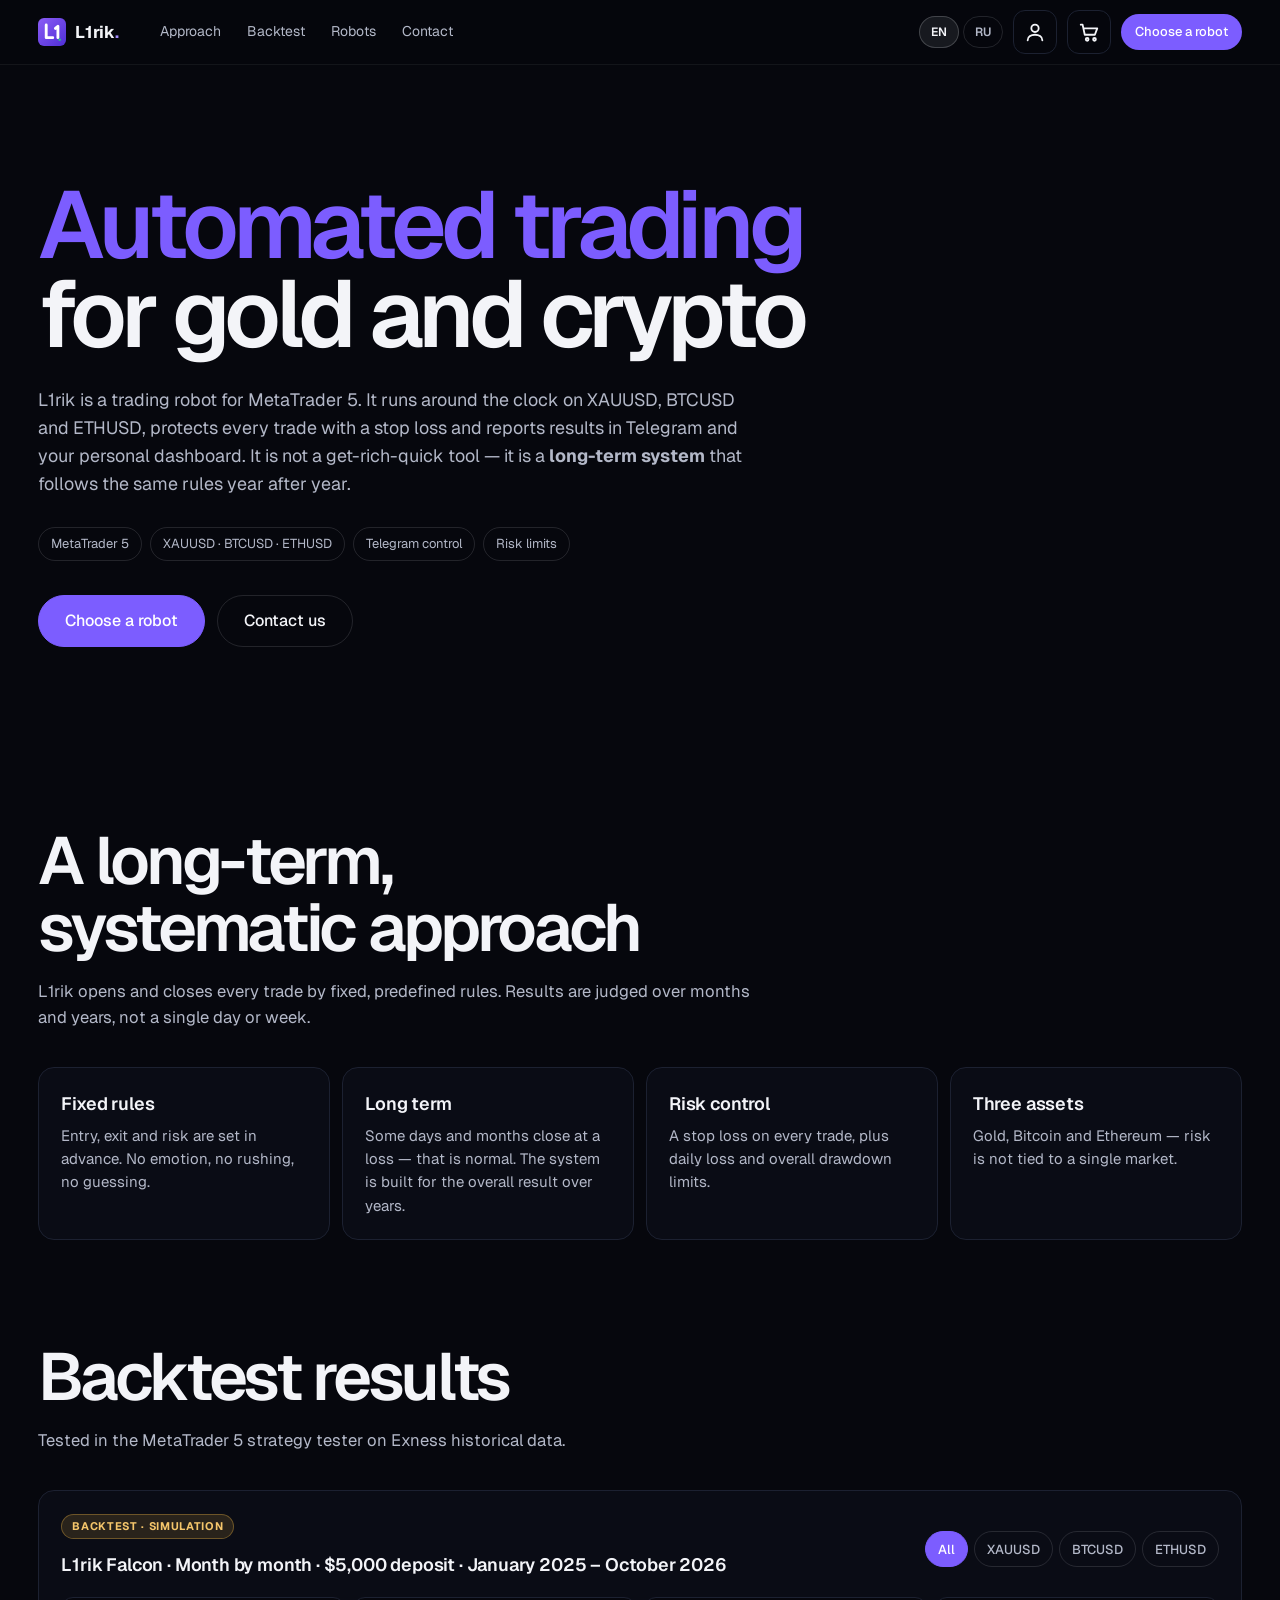
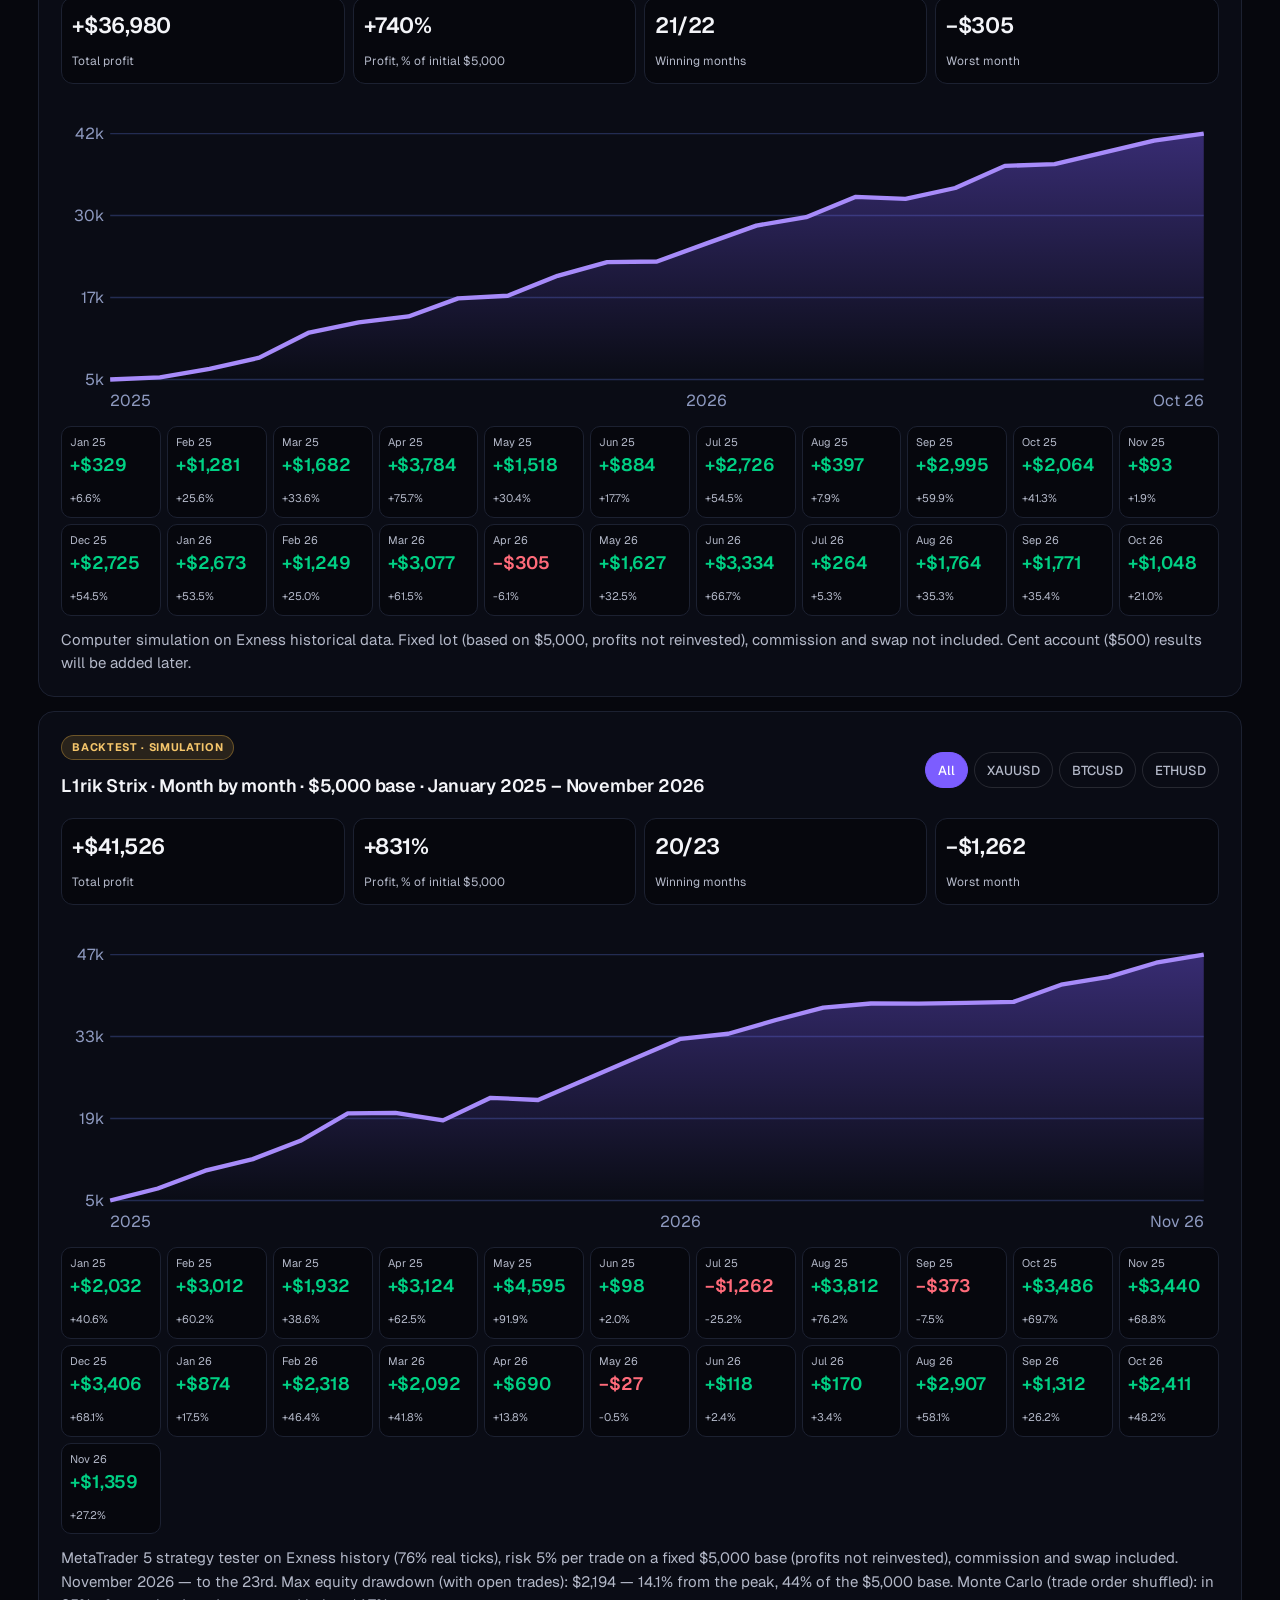
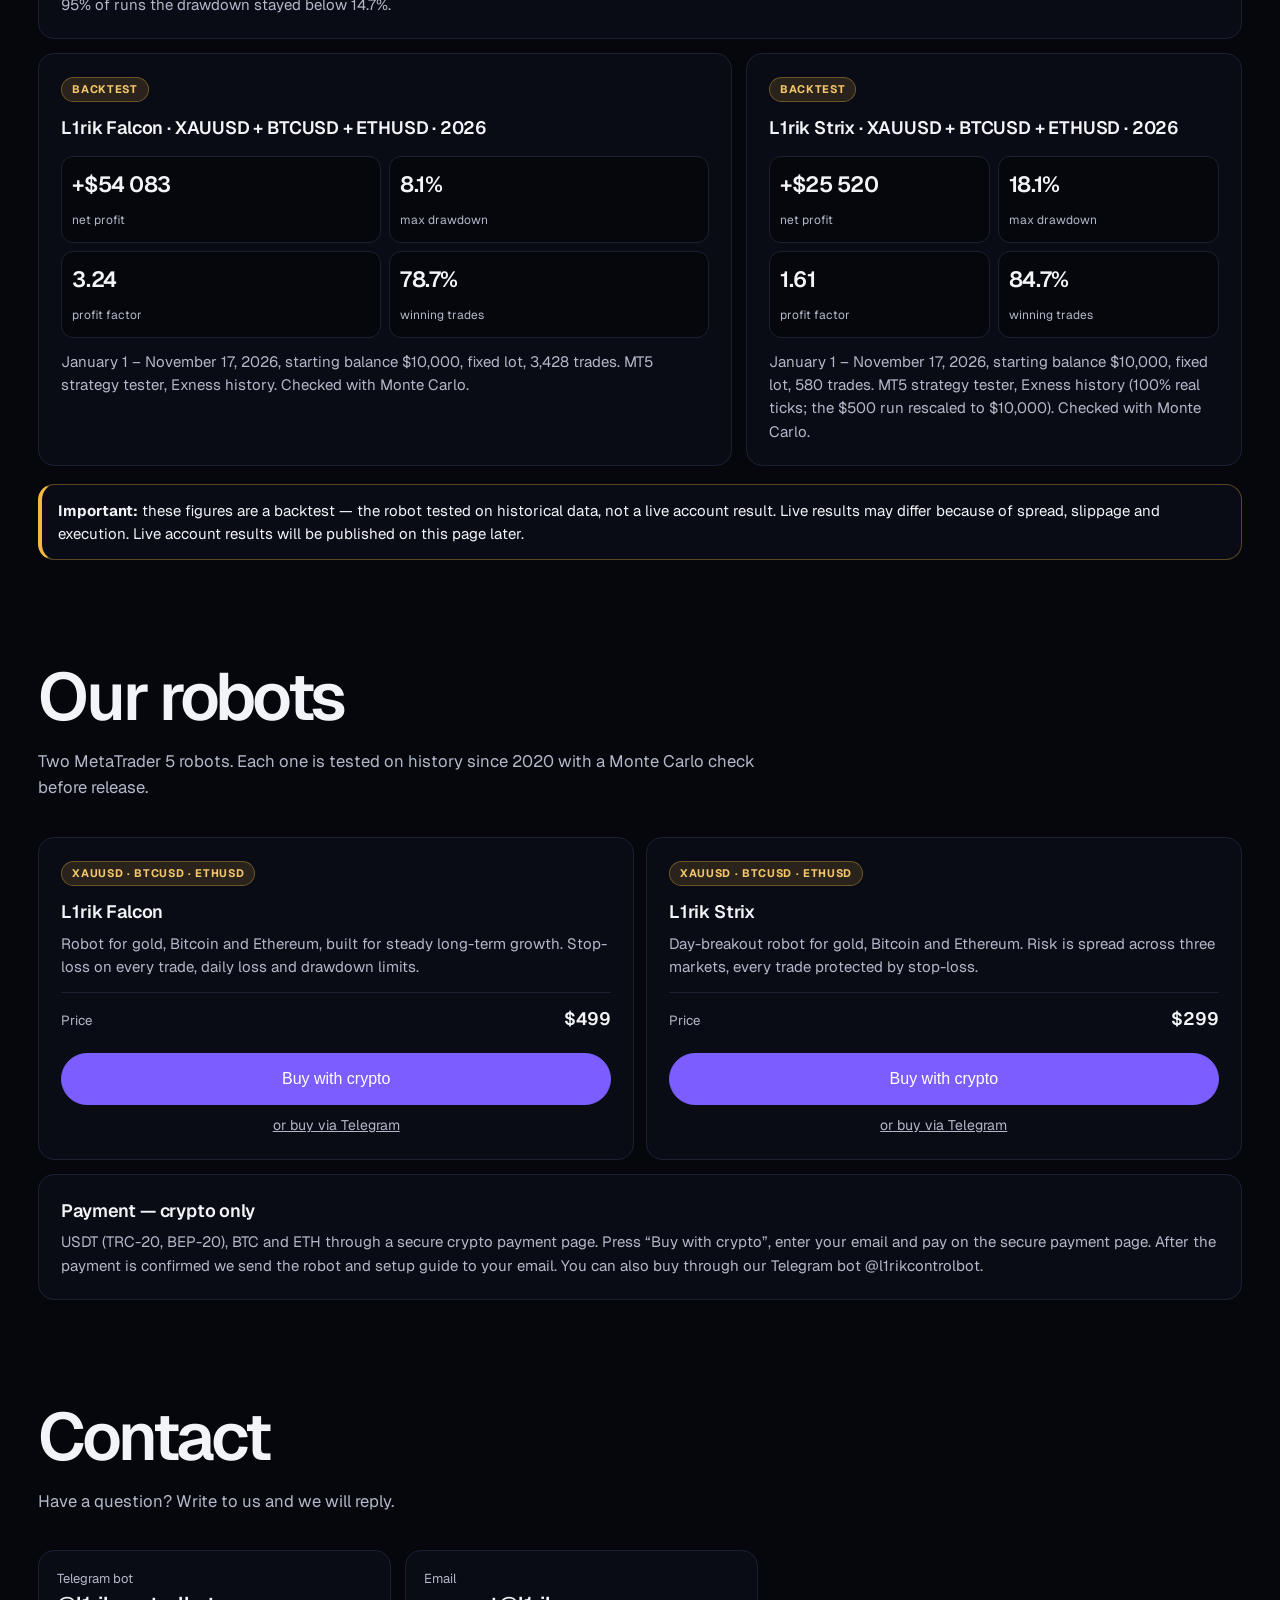
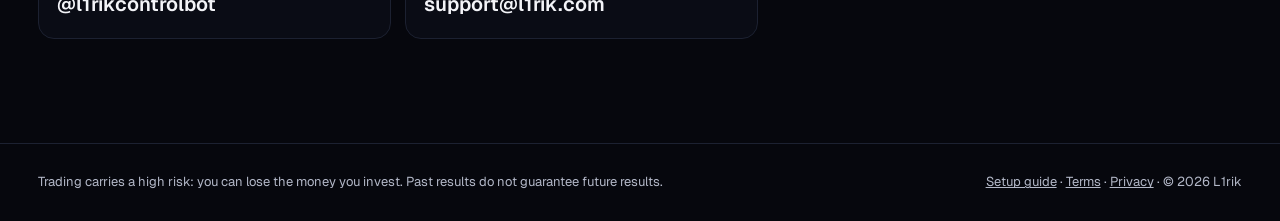
<file: index.html>
<!DOCTYPE html>
<html lang="en">
<head>
<meta charset="utf-8">
<meta name="viewport" content="width=device-width,initial-scale=1">
<title>L1rik — MT5 Trading Robots for Gold and Crypto</title>
<meta name="description" content="L1rik — Automated trading robots for MetaTrader 5: gold and crypto.">
<meta name="theme-color" content="#070b1a">
<meta property="og:type" content="website">
<meta property="og:site_name" content="L1rik">
<meta property="og:url" content="https://l1rik.com/">
<meta property="og:title" content="L1rik — MT5 Trading Robots for Gold and Crypto">
<meta property="og:description" content="L1rik Falcon and L1rik Strix: MetaTrader 5 robots for XAUUSD, BTCUSD and ETHUSD. Backtests with Monte Carlo checks. Crypto payment.">
<meta property="og:image" content="https://l1rik.com/icon-512.png">
<meta name="twitter:card" content="summary">
<link rel="icon" href="/logo.svg" type="image/svg+xml">
<link rel="icon" href="/icon-192.png" sizes="192x192" type="image/png">
<link rel="apple-touch-icon" href="/apple-touch-icon.png">
<link rel="manifest" href="/manifest.webmanifest">
<meta name="apple-mobile-web-app-title" content="L1rik">
<link rel="preconnect" href="https://fonts.googleapis.com"><link rel="preconnect" href="https://fonts.gstatic.com" crossorigin><link href="https://fonts.googleapis.com/css2?family=Geist:wght@400;500;600;700&display=swap" rel="stylesheet">
<style>
/* VOICE: calm, confident, small. IDEA: a trading terminal at night. COLOUR: deep navy, violet accent, green/red ticks. TYPE: system sans. */
.cartb{position:relative;display:inline-flex;align-items:center;justify-content:center;width:44px;height:44px;border:1px solid var(--line);border-radius:12px;color:var(--ink)}.cartb svg{width:22px;height:22px;fill:none;stroke:currentColor;stroke-width:2;stroke-linecap:round;stroke-linejoin:round}#cartn{position:absolute;top:-6px;right:-6px;min-width:20px;height:20px;border-radius:10px;background:var(--grn);color:#071018;font-size:12px;font-weight:700;display:flex;align-items:center;justify-content:center;padding:0 5px}#cartn[hidden]{display:none}.hdr{display:flex;align-items:center;gap:10px}
:root{--bg:#070b1a;--card:#0e1530;--line:#232c52;--ink:#eef2ff;--mut:#8e9ac0;--acc:#7c5cff;--acc2:#a78bfa;--grn:#26d086}
*{box-sizing:border-box;margin:0}
body{background:radial-gradient(1200px 600px at 80% -10%,#2a1f6b55,transparent),var(--bg);color:var(--ink);
 font:16px/1.6 -apple-system,BlinkMacSystemFont,"Segoe UI",Roboto,Arial,sans-serif;min-height:100vh;display:flex;flex-direction:column}
.wrap{width:min(1100px,100%);margin:0 auto;padding:22px max(4vw,16px)}
header{display:flex;align-items:center;justify-content:space-between;gap:12px}
.logo{display:flex;align-items:center;gap:10px;font-weight:800;font-size:24px;letter-spacing:.2px;color:var(--ink);text-decoration:none}.logo span{color:var(--acc2)}.logo svg{width:36px;height:36px;flex:none}
#splash{position:fixed;inset:0;z-index:99;display:flex;flex-direction:column;align-items:center;justify-content:center;gap:16px;
 background:radial-gradient(600px 400px at 50% 40%,#2a1f6b88,transparent),var(--bg);animation:sOut .45s ease 1.25s forwards}
#splash svg{width:min(28vw,120px);height:auto;filter:drop-shadow(0 18px 50px #7c5cff66);animation:sIn .7s cubic-bezier(.2,.8,.2,1.2) both}
#splash b{font-size:clamp(26px,6vw,36px);letter-spacing:.5px;opacity:0;animation:sTx .5s ease .35s forwards}#splash b span{color:var(--acc2)}
@keyframes sIn{from{transform:scale(.6) rotate(-8deg);opacity:0}to{transform:none;opacity:1}}
@keyframes sTx{from{opacity:0;transform:translateY(8px)}to{opacity:1;transform:none}}
@keyframes sOut{to{opacity:0;visibility:hidden}}
@media (prefers-reduced-motion:reduce){#splash{animation:sOut .2s ease .4s forwards}#splash svg,#splash b{animation:none;opacity:1}}
.lang{display:flex;gap:6px}.lang button{background:transparent;border:1px solid var(--line);color:var(--mut);border-radius:9px;
 padding:7px 11px;font:600 13px inherit;cursor:pointer;min-width:44px;min-height:36px}.lang button.on{background:var(--acc);border-color:var(--acc);color:#fff}
main{flex:1;display:grid;grid-template-columns:minmax(0,1.1fr) minmax(0,1fr);gap:40px;align-items:center;padding-block:clamp(30px,7vw,90px)}
h1{font-size:clamp(34px,5vw,54px);line-height:1.05;text-wrap:balance}h1 em{font-style:normal;color:var(--acc2)}
.lead{color:var(--mut);font-size:18px;margin:18px 0 26px;max-width:34em}
.pills{display:flex;flex-wrap:wrap;gap:8px}.pill{border:1px solid var(--line);background:#0e153099;border-radius:999px;padding:7px 14px;font-size:14px}
.soon{display:inline-flex;align-items:center;gap:8px;margin-top:28px;background:linear-gradient(90deg,#5b3fe0,#8b5cf6);
 border-radius:12px;padding:12px 18px;font-weight:700}.soon i{width:9px;height:9px;border-radius:50%;background:var(--grn);box-shadow:0 0 0 0 #26d08680;animation:p 2s infinite}
@keyframes p{70%{box-shadow:0 0 0 10px #26d08600}100%{box-shadow:0 0 0 0 #26d08600}}
@media (prefers-reduced-motion:reduce){.soon i{animation:none}}
.panel{background:var(--card);border:1px solid var(--line);border-radius:18px;padding:18px;box-shadow:0 30px 80px #0008}
.panel .t{display:flex;justify-content:space-between;color:var(--mut);font-size:13px;margin-bottom:10px}
svg{width:100%;height:auto;display:block}
.rows{display:grid;grid-template-columns:repeat(3,minmax(0,1fr));gap:8px;margin-top:12px}
.rows div{background:#0a1029;border:1px solid var(--line);border-radius:12px;padding:10px}.rows b{display:block;font-size:15px}.rows small{color:var(--mut);font-size:12px}
footer{border-top:1px solid var(--line);color:var(--mut);font-size:13px}
footer .wrap{display:flex;flex-wrap:wrap;justify-content:space-between;gap:8px}
.btns{display:flex;flex-wrap:wrap;gap:10px;margin-top:28px;align-items:center}.btns .soon{margin-top:0}
.cta{display:inline-flex;align-items:center;gap:8px;border:1px solid var(--acc2);color:var(--ink);text-decoration:none;border-radius:12px;padding:11px 18px;font-weight:700}
.cta:hover{background:#7c5cff22}
.sec{padding-block:clamp(36px,6vw,70px);border-top:1px solid var(--line)}
.sec h2{font-size:clamp(26px,3.4vw,36px);line-height:1.15;margin-bottom:10px;text-wrap:balance}
.sec .sub{color:var(--mut);max-width:44em;margin-bottom:26px}
.cards{display:grid;grid-template-columns:repeat(4,minmax(0,1fr));gap:14px}
.card{background:var(--card);border:1px solid var(--line);border-radius:16px;padding:18px}
.card b{display:block;font-size:17px;margin-bottom:6px}.card p{color:var(--mut);font-size:15px}
.bt{display:grid;grid-template-columns:minmax(0,1.4fr) minmax(0,1fr);gap:14px}
.tag{display:inline-block;background:#f5b94222;color:#f5c66b;border:1px solid #f5b94255;border-radius:8px;padding:3px 10px;font-size:13px;font-weight:700;margin-bottom:12px}
.bars{display:flex;align-items:flex-end;gap:10px;height:190px;margin:8px 0 6px;border-bottom:1px solid var(--line)}
.bars div{flex:1;display:flex;flex-direction:column;justify-content:flex-end;align-items:center;height:100%}
.bars i{display:block;width:100%;max-width:46px;background:linear-gradient(180deg,var(--acc2),var(--acc));border-radius:6px 6px 0 0}
.bars em{font-style:normal;font-size:12px;color:var(--ink);margin-bottom:4px;white-space:nowrap}
.yrs{display:flex;gap:10px}.yrs span{flex:1;text-align:center;font-size:12px;color:var(--mut)}
.stats{display:grid;grid-template-columns:repeat(2,minmax(0,1fr));gap:8px;margin-top:14px}
.stats div{background:#0a1029;border:1px solid var(--line);border-radius:12px;padding:10px}.stats b{display:block;font-size:18px}.stats small{color:var(--mut);font-size:12px}
.note{color:var(--mut);font-size:13px;margin-top:12px}
.warn{margin-top:18px;background:#0e1530;border:1px solid #f5b94255;border-left:4px solid #f5b942;border-radius:12px;padding:14px 16px;font-size:15px}
.contact{display:grid;grid-template-columns:repeat(2,minmax(0,1fr));gap:14px;max-width:720px}
.contact a{display:block;background:var(--card);border:1px solid var(--line);border-radius:16px;padding:18px;color:var(--ink);text-decoration:none}
.contact a:hover{border-color:var(--acc2)}.contact small{display:block;color:var(--mut);font-size:13px}.contact b{font-size:18px}
.mo{margin-bottom:14px}.mo .hd{display:flex;flex-wrap:wrap;justify-content:space-between;align-items:center;gap:10px;margin-bottom:6px}
.tabs{display:flex;flex-wrap:wrap;gap:6px}.tabs button{background:transparent;border:1px solid var(--line);color:var(--mut);border-radius:9px;padding:7px 12px;font:600 13px inherit;cursor:pointer;min-height:36px}
.tabs button.on{background:var(--acc);border-color:var(--acc);color:#fff}
.mstats{display:grid;grid-template-columns:repeat(4,minmax(0,1fr));gap:8px;margin:12px 0}
.mstats div{background:#0a1029;border:1px solid var(--line);border-radius:12px;padding:10px}.mstats b{display:block;font-size:18px}.mstats small{color:var(--mut);font-size:12px}
.mgrid{display:grid;grid-template-columns:repeat(auto-fill,minmax(92px,1fr));gap:6px;margin-top:12px}
.mgrid div{border-radius:10px;padding:7px 8px;border:1px solid var(--line);background:#0a1029}.mgrid small{display:block;color:var(--mut);font-size:11px}
.mgrid b{font-size:14px}.mgrid .p b{color:var(--grn)}.mgrid .n b{color:#ff6b7a}.mgrid i{font-style:normal;font-size:11px;color:var(--mut)}
@media(max-width:600px){.mstats{grid-template-columns:repeat(2,minmax(0,1fr))}}
@media(max-width:900px){.cards{grid-template-columns:repeat(2,minmax(0,1fr))}.bt{grid-template-columns:1fr}}
@media(max-width:760px){main{grid-template-columns:1fr;gap:28px}.lead{font-size:17px}.contact{grid-template-columns:1fr}}
@media(max-width:480px){.cards{grid-template-columns:1fr}.bars{gap:5px}.bars em{font-size:10px}}
.prod{grid-template-columns:repeat(2,minmax(0,1fr))}.pn{display:block;font-size:20px;margin-bottom:6px}.pr{display:flex;justify-content:space-between;align-items:baseline;margin:14px 0;padding-top:12px;border-top:1px solid var(--line)}.pr small{color:var(--mut)}.buy{width:100%;justify-content:center;background:var(--acc);border-color:var(--acc);color:#fff}.pay{margin-top:14px}@media(max-width:700px){.prod{grid-template-columns:1fr}}
.tgl{display:block;text-align:center;margin-top:10px;color:var(--mut);font-size:14px}dialog#buyd{margin:auto;background:var(--card);color:var(--ink);border:1px solid var(--line);border-radius:16px;padding:22px;width:min(420px,92vw)}dialog#buyd::backdrop{background:#000a}#buyf{position:relative;display:grid;gap:12px}#buyf label{display:grid;gap:5px}#buyf small{color:var(--mut)}#buyf input{background:var(--bg);border:1px solid var(--line);color:var(--ink);border-radius:10px;padding:11px;font:inherit}#buyf .x{position:absolute;top:-10px;right:-8px;background:none;border:0;color:var(--mut);font-size:26px;cursor:pointer}#buyf .buy{background:var(--acc);border-color:var(--acc);color:#fff;justify-content:center;font:700 15px inherit;cursor:pointer}.err{color:#ff7a7a;min-height:1em;margin:0}.paid{position:fixed;left:50%;bottom:20px;transform:translateX(-50%);background:var(--grn);color:#062;padding:14px 18px;border-radius:12px;font-weight:600;max-width:92vw;z-index:9}
.fl a{color:var(--mut)}.note a{color:var(--acc2)}

/* v2 skin: big tight headings, pill buttons, sticky blurred header, flat dark cards */
:root{--bg:#06070d;--card:#0a0c15;--line:#1c2131;--ink:#f3f4f8;--mut:#b3b8c8;--mut2:#7d8399;--acc:#7c5dff;--acc2:#a48bff;--grn:#00d084}
body{background:radial-gradient(900px 520px at 70% -8%,#7c5dff26,transparent 70%),var(--bg);font-family:Geist,-apple-system,BlinkMacSystemFont,"Segoe UI",Roboto,Arial,sans-serif;font-size:16px;line-height:1.55;-webkit-font-smoothing:antialiased}
.wrap{width:min(1320px,100%);padding:0 clamp(16px,3vw,40px)}
.topbar{position:sticky;top:0;z-index:20;background:#06070dcc;backdrop-filter:blur(14px);-webkit-backdrop-filter:blur(14px);border-bottom:1px solid #f3f4f80f}
header{height:64px;gap:24px}
.logo{font-size:17px;font-weight:600;letter-spacing:-.02em;gap:9px}.logo svg{width:28px;height:28px}
.nav{display:flex;gap:26px;margin-right:auto;margin-left:18px}.nav a{color:var(--mut);text-decoration:none;font-size:14px}.nav a:hover{color:var(--ink)}
.hdr{display:flex;align-items:center;gap:10px}
.lang{gap:4px}.lang button{border-radius:999px;border-color:#f3f4f81f;min-width:40px;min-height:32px;padding:0 10px;font:600 12px Geist,sans-serif;color:var(--mut)}
.lang button.on{background:#f3f4f814;border-color:#f3f4f833;color:var(--ink)}
.hcta{display:inline-flex;align-items:center;height:36px;padding:0 14px;border-radius:999px;background:var(--acc);color:#fff;text-decoration:none;font-size:13px;font-weight:500}
main{display:block;padding-block:clamp(48px,9vw,120px) clamp(40px,6vw,80px)}
main>.panel{display:none}
h1{font-size:clamp(44px,7.4vw,104px);font-weight:600;line-height:.94;letter-spacing:-.055em;max-width:13ch}
h1 em{color:var(--acc)}
.lead{font-size:clamp(16px,1.4vw,19px);color:var(--mut);max-width:40em;margin:28px 0 30px;line-height:1.55}
.pills{gap:8px}.pill{border-color:#f3f4f81f;background:transparent;color:var(--mut);font-size:13px;padding:6px 12px}
.btns{gap:12px;margin-top:34px}
.cta,.soon,.buy{height:52px;padding:0 26px;border-radius:999px;font-size:16px;font-weight:500;display:inline-flex;align-items:center;gap:8px;text-decoration:none}
.btns .cta{background:var(--acc);border:1px solid var(--acc);color:#fff}.btns .cta:hover{background:#6b4cf0}
.soon{background:transparent;border:1px solid #f3f4f81f;color:var(--ink);font-weight:500;height:auto;min-height:52px;padding:10px 22px}
.sec{border-top:0;padding-block:clamp(64px,9vw,104px) 0}
.sec h2{font-size:clamp(32px,5.2vw,72px);font-weight:600;line-height:1;letter-spacing:-.05em;margin-bottom:18px;max-width:18ch}
.sec .sub{font-size:clamp(16px,1.3vw,18px);color:var(--mut);margin-bottom:36px}
.card,.panel,.contact a{background:var(--card);border:1px solid var(--line);border-radius:16px;box-shadow:none}
.card{padding:22px}.card b{font-size:18px;font-weight:600;letter-spacing:-.01em}.card p{color:var(--mut)}
.cards{gap:12px}
.stats div,.mstats div,.mgrid div,.rows div{background:#06070d;border-color:var(--line)}
.stats b,.mstats b{font-size:22px;font-weight:600;letter-spacing:-.02em}
.tag{border-radius:999px;padding:3px 10px;font-size:11px;letter-spacing:.06em}
.tabs button{border-radius:999px;border-color:#f3f4f81f;font:500 13px Geist,sans-serif}
.tabs button.on{background:var(--acc);border-color:var(--acc)}
.warn{background:var(--card);border-radius:16px}
.contact b{font-size:20px;font-weight:600}
footer{margin-top:clamp(64px,9vw,104px);border-top:1px solid var(--line)}footer .wrap{padding-block:28px}
@media(max-width:900px){.nav{display:none}}
@media(max-width:480px){.hcta{display:none}h1{letter-spacing:-.045em}}
.btns .cta2{background:transparent;border:1px solid #f3f4f81f;color:var(--ink)}.btns .cta2:hover{background:#f3f4f80d}
</style>
</head>
<body>
<div id="splash" aria-hidden="true"><svg viewBox="0 0 512 512" aria-hidden="true"><defs><linearGradient id="lg2" x1="0" y1="0" x2="1" y2="1"><stop offset="0" stop-color="#8b5cf6"/><stop offset="1" stop-color="#4f2fd6"/></linearGradient></defs><rect width="512" height="512" rx="110" fill="url(#lg2)"/><path d="M150 128v232h120M318 190l46-40v210" fill="none" stroke="#fff" stroke-width="52" stroke-linecap="round" stroke-linejoin="round"/><circle cx="396" cy="396" r="22" fill="#26d086"/></svg><b>L1rik<span>.</span></b></div>
<div class="topbar"><div class="wrap"><header>
 <a class="logo" href="/" aria-label="L1rik"><svg viewBox="0 0 512 512" aria-hidden="true"><defs><linearGradient id="lg" x1="0" y1="0" x2="1" y2="1"><stop offset="0" stop-color="#8b5cf6"/><stop offset="1" stop-color="#4f2fd6"/></linearGradient></defs><rect width="512" height="512" rx="110" fill="url(#lg)"/><path d="M150 128v232h120M318 190l46-40v210" fill="none" stroke="#fff" stroke-width="52" stroke-linecap="round" stroke-linejoin="round"/><circle cx="396" cy="396" r="22" fill="#26d086"/></svg><b>L1rik<span>.</span></b></a>
 <nav class="nav" aria-label="Main"><a href="#h-sys" data-k="nv1">Approach</a><a href="#h-bt" data-k="nv2">Backtest</a><a href="#robots" data-k="nv3">Robots</a><a href="#aloqa" data-k="nv4">Contact</a></nav>
 <div class="hdr"><div class="lang" role="group" aria-label="Language"><button data-l="en" class="on">EN</button><button data-l="ru">RU</button></div><a class="cartb" href="/account.html" aria-label="My cabinet"><svg viewBox="0 0 24 24" aria-hidden="true"><circle cx="12" cy="8" r="4"/><path d="M4 21c0-4 4-6 8-6s8 2 8 6"/></svg></a><a class="cartb" href="/cart.html" aria-label="Cart"><svg viewBox="0 0 24 24" aria-hidden="true"><path d="M3 4h2l2.4 11h11L21 8H7"/><circle cx="10" cy="20" r="1.5"/><circle cx="18" cy="20" r="1.5"/></svg><span id="cartn" hidden>0</span></a><a class="hcta" href="#robots" data-k="nv5">Choose a robot</a></div>
</header></div></div>
<div class="wrap" style="flex:1;display:flex"><main>
 <section>
  <h1 data-k="h1"><em>Automated trading</em> for gold and crypto</h1>
  <p class="lead" data-k="lead">L1rik is a trading robot for MetaTrader 5. It runs around the clock on XAUUSD, BTCUSD and ETHUSD, protects every trade with a stop loss and reports results in Telegram and your personal dashboard. It is not a get-rich-quick tool — it is a <b>long-term system</b> that follows the same rules year after year.</p>
  <div class="pills"><span class="pill" data-k="p1">MetaTrader 5</span><span class="pill" data-k="p2">XAUUSD · BTCUSD · ETHUSD</span><span class="pill" data-k="p3">Telegram control</span><span class="pill" data-k="p4">Risk limits</span></div>
  <div class="btns"><a class="cta" href="#robots" data-k="nv5">Choose a robot</a><a class="cta cta2" href="#aloqa" data-k="ctab">Contact us</a></div>
 </section>
 <section class="panel" aria-label="Sample chart">
  <div class="t"><span data-k="chart">Decorative chart — not real results</span></div>
  <svg viewBox="0 0 400 180" role="img" aria-hidden="true">
   <defs><linearGradient id="g" x1="0" y1="0" x2="0" y2="1"><stop offset="0" stop-color="#7c5cff" stop-opacity=".45"/><stop offset="1" stop-color="#7c5cff" stop-opacity="0"/></linearGradient></defs>
   <g stroke="#232c52" stroke-width="1"><line x1="0" y1="45" x2="400" y2="45"/><line x1="0" y1="90" x2="400" y2="90"/><line x1="0" y1="135" x2="400" y2="135"/></g>
   <path d="M0 160 L30 152 L60 150 L90 138 L120 141 L150 126 L180 120 L210 108 L240 112 L270 92 L300 80 L330 66 L360 50 L400 30 L400 180 L0 180Z" fill="url(#g)"/>
   <path d="M0 160 L30 152 L60 150 L90 138 L120 141 L150 126 L180 120 L210 108 L240 112 L270 92 L300 80 L330 66 L360 50 L400 30" fill="none" stroke="#a78bfa" stroke-width="3" stroke-linejoin="round"/>
  </svg>
  <div class="rows"><div><b>24/7</b><small data-k="r1">automated</small></div><div><b>SL</b><small data-k="r2">on every trade</small></div><div><b>2FA</b><small data-k="r3">protection</small></div></div>
 </section>
</main></div>
<div class="wrap"><section class="sec" aria-labelledby="h-sys">
 <h2 id="h-sys" data-k="s1h">A long-term, systematic approach</h2>
 <p class="sub" data-k="s1p">L1rik opens and closes every trade by fixed, predefined rules. Results are judged over months and years, not a single day or week.</p>
 <div class="cards">
  <div class="card"><b data-k="c1h">Fixed rules</b><p data-k="c1p">Entry, exit and risk are set in advance. No emotion, no rushing, no guessing.</p></div>
  <div class="card"><b data-k="c2h">Long term</b><p data-k="c2p">Some days and months close at a loss — that is normal. The system is built for the overall result over years.</p></div>
  <div class="card"><b data-k="c3h">Risk control</b><p data-k="c3p">A stop loss on every trade, plus daily loss and overall drawdown limits.</p></div>
  <div class="card"><b data-k="c4h">Three assets</b><p data-k="c4p">Gold, Bitcoin and Ethereum — risk is not tied to a single market.</p></div>
 </div>
</section>
<section class="sec" aria-labelledby="h-bt">
 <h2 id="h-bt" data-k="s2h">Backtest results</h2>
 <p class="sub" data-k="s2p">Tested in the MetaTrader 5 strategy tester on Exness historical data.</p>
 <div class="card mo" data-mo="falcon"><div class="hd"><div><span class="tag" data-k="mtag">BACKTEST · SIMULATION</span>
   <b data-k="mh">L1rik Falcon · Month by month · $5,000 deposit · January 2025 – October 2026</b></div>
   <div class="tabs" role="group" aria-label="Asset"><button data-s="ALL" class="on" data-k="tall">All</button><button data-s="XAU">XAUUSD</button><button data-s="BTC">BTCUSD</button><button data-s="ETH">ETHUSD</button></div></div>
  <div class="mstats"></div>
  <svg viewBox="0 0 800 220" role="img" data-aria="falcon" aria-label="L1rik Falcon balance chart"></svg>
  <div class="mgrid"></div>
  <p class="note" data-k="mnote">Computer simulation on Exness historical data. Fixed lot (based on $5,000, profits not reinvested), commission and swap not included. Cent account ($500) results will be added later.</p>
 </div>
 <div class="card mo" data-mo="strix"><div class="hd"><div><span class="tag" data-k="mtag">BACKTEST · SIMULATION</span>
   <b data-k="smh">L1rik Strix · Month by month · $5,000 base · January 2025 – November 2026</b></div>
   <div class="tabs" role="group" aria-label="Asset"><button data-s="ALL" class="on" data-k="tall">All</button><button data-s="XAU">XAUUSD</button><button data-s="BTC">BTCUSD</button><button data-s="ETH">ETHUSD</button></div></div>
  <div class="mstats"></div>
  <svg viewBox="0 0 800 220" role="img" data-aria="strix" aria-label="L1rik Strix balance chart"></svg>
  <div class="mgrid"></div>
  <p class="note" data-k="smnote">MetaTrader 5 strategy tester on Exness history (76% real ticks), risk 5% per trade on a fixed $5,000 base (profits not reinvested), commission and swap included. November 2026 — to the 23rd. Max equity drawdown (with open trades): $2,194 — 14.1% from the peak, 44% of the $5,000 base. Monte Carlo (trade order shuffled): in 95% of runs the drawdown stayed below 14.7%.</p>
 </div>
 <div class="bt">
  <div class="card"><span class="tag">BACKTEST</span>
   <b data-k="b2h">L1rik Falcon · XAUUSD + BTCUSD + ETHUSD · 2026</b>
   <div class="stats"><div><b>+$54 083</b><small data-k="st5">net profit</small></div><div><b>8.1%</b><small data-k="st2">max drawdown</small></div><div><b>3.24</b><small data-k="st3">profit factor</small></div><div><b>78.7%</b><small data-k="st6">winning trades</small></div></div>
   <p class="note" data-k="n2">January 1 – November 17, 2026, starting balance $10,000, fixed lot, 3,428 trades. MT5 strategy tester, Exness history. Checked with Monte Carlo.</p>
  </div>
  <div class="card"><span class="tag">BACKTEST</span>
   <b data-k="b3h">L1rik Strix · XAUUSD + BTCUSD + ETHUSD · 2026</b>
   <div class="stats"><div><b>+$25 520</b><small data-k="st5">net profit</small></div><div><b>18.1%</b><small data-k="st2">max drawdown</small></div><div><b>1.61</b><small data-k="st3">profit factor</small></div><div><b>84.7%</b><small data-k="st6">winning trades</small></div></div>
   <p class="note" data-k="n3">January 1 – November 17, 2026, starting balance $10,000, fixed lot, 580 trades. MT5 strategy tester, Exness history (100% real ticks; the $500 run rescaled to $10,000). Checked with Monte Carlo.</p>
  </div>

 </div>
 <div class="warn" data-k="warn"><b>Important:</b> these figures are a backtest — the robot tested on historical data, not a live account result. Live results may differ because of spread, slippage and execution. Live account results will be published on this page later.</div>
</section>
<section class="sec" id="robots" aria-labelledby="h-pr">
 <h2 id="h-pr" data-k="prh">Our robots</h2>
 <p class="sub" data-k="prp">Two MetaTrader 5 robots. Each one is tested on history since 2020 with a Monte Carlo check before release.</p>
 <div class="cards prod">
  <div class="card"><span class="tag">XAUUSD · BTCUSD · ETHUSD</span><b class="pn">L1rik Falcon</b><p data-k="g1p">Robot for gold, Bitcoin and Ethereum, built for steady long-term growth. Stop-loss on every trade, daily loss and drawdown limits.</p>
   <div class="pr"><small data-k="prl">Price</small><b data-p="falcon"><span data-k="prs">Coming soon</span></b></div>
   <button class="cta buy" data-buy="falcon" data-k="buy">Buy with crypto</button><a class="tgl" href="https://t.me/l1rikcontrolbot?start=buy_falcon" target="_blank" rel="noopener" data-k="tgb">or buy via Telegram</a></div>
  <div class="card"><span class="tag">XAUUSD · BTCUSD · ETHUSD</span><b class="pn">L1rik Strix</b><p data-k="s1p">Day-breakout robot for gold, Bitcoin and Ethereum. Risk is spread across three markets, every trade protected by stop-loss.</p>
   <div class="pr"><small data-k="prl">Price</small><b data-p="strix"><span data-k="prs">Coming soon</span></b></div>
   <button class="cta buy" data-buy="strix" data-k="buy">Buy with crypto</button><a class="tgl" href="https://t.me/l1rikcontrolbot?start=buy_strix" target="_blank" rel="noopener" data-k="tgb">or buy via Telegram</a></div>
 </div>
 <div class="card pay" id="pay"><b data-k="payh">Payment — crypto only</b><p data-k="payp">USDT (TRC-20, BEP-20), BTC and ETH through a secure crypto payment page. Press “Buy with crypto”, enter your email and pay on the secure payment page. After the payment is confirmed we send the robot and setup guide to your email. You can also buy through our Telegram bot @l1rikcontrolbot.</p></div>
</section>
<section class="sec" id="aloqa" aria-labelledby="h-c">
 <h2 id="h-c" data-k="s3h">Contact</h2>
 <p class="sub" data-k="s3p">Have a question? Write to us and we will reply.</p>
 <div class="contact">
  <a href="https://t.me/l1rikcontrolbot" target="_blank" rel="noopener"><small>Telegram bot</small><b>@l1rikcontrolbot</b></a>
  <a href="mailto:support@l1rik.com"><small>Email</small><b>support@l1rik.com</b></a>
 </div>
</section></div>
<dialog id="buyd" aria-labelledby="bd-t"><form method="dialog" id="buyf">
 <b id="bd-t" class="pn"></b><div class="pr"><small data-k="prl">Price</small><b id="bd-p"></b></div>
 <label><small data-k="fem">Email — the robot will be sent here</small><input type="email" name="email" required maxlength="120" autocomplete="email"></label>
 <label><small data-k="ftg">Telegram username (optional)</small><input type="text" name="tg" maxlength="33" placeholder="@username"></label>
 <label class="acc note" style="display:flex;gap:10px;align-items:flex-start;margin:4px 0 8px;cursor:pointer"><input type="checkbox" name="acc" required style="width:20px;height:20px;margin-top:2px;flex:none"><small data-k="facc">I have read and accept the <a href="/terms.html" target="_blank">Terms of sale</a> and <a href="/privacy.html" target="_blank">Privacy policy</a>, and I understand that trading carries a high risk of loss.</small></label>
 <p class="err" id="bd-e" role="alert"></p>
 <button class="cta buy" type="submit" id="bd-go" data-k="fgo">Go to payment</button>
 <p class="note" data-k="fnt">Payment in USDT, BTC or ETH through NOWPayments. We never see your wallet keys.</p>
 <p class="note" data-k="fag">Digital product: no refund after delivery.</p>
 <button class="x" type="button" value="cancel" aria-label="Close" onclick="this.closest('dialog').close()">×</button>
</form></dialog>
<div class="paid" id="paidb" hidden><span data-k="paid">Thank you! As soon as the payment is confirmed, we will send the robot and setup guide to your email.</span></div>
<footer><div class="wrap"><span data-k="risk">Trading carries a high risk: you can lose the money you invest. Past results do not guarantee future results.</span><span class="fl"><a href="/guide.html" data-k="lg">Setup guide</a> · <a href="/terms.html" data-k="lt">Terms</a> · <a href="/privacy.html" data-k="lp">Privacy</a> · © 2026 L1rik</span></div></footer>
<script>
{const T={
ru:{nv1:'Подход',nv2:'Бэктест',nv3:'Роботы',nv4:'Контакты',nv5:'Выбрать робота',n3:'1 января – 17 ноября 2026, начальный баланс $10 000, фиксированный лот, 580 сделок. Тестер стратегий MT5, история Exness (100% реальных тиков; тест на $500 пересчитан на $10 000). Проверено методом Монте-Карло.',b3h:'L1rik Strix · XAUUSD + BTCUSD + ETHUSD · 2026',"b3h": "L1rik Strix · XAUUSD + BTCUSD + ETHUSD · 2025–2026", "n3": "1 января 2025 – 23 ноября 2026, 1 259 сделок, фиксированная база $5 000, риск 5% на сделку. Наибольшая просадка $2 120 (14,1% от пика). Только 2026 год на 100% реальных тиков с базой $500: +$1 326 (+265%), макс. просадка 14,2%. Monte Carlo: в 95% случайных порядков сделок просадка была ниже 14,7%.","lg": "Инструкция", "lt": "Условия", "lp": "Конфиденциальность", "facc": "Я прочитал(а) и принимаю <a href=\"/terms.html\" target=\"_blank\">Условия продажи</a> и <a href=\"/privacy.html\" target=\"_blank\">Политику конфиденциальности</a> и понимаю, что торговля связана с высоким риском потерь.", "fag": "Цифровой товар: после доставки возврата нет.","tgb": "или купить через Telegram", "fem": "Email — сюда будет отправлен робот", "ftg": "Telegram username (необязательно)", "fgo": "Перейти к оплате", "fnt": "Оплата в USDT, BTC или ETH через NOWPayments. Мы никогда не видим ключи вашего кошелька.", "paid": "Спасибо! Как только оплата подтвердится, мы отправим робота и инструкцию на ваш email.","prh": "Наши роботы", "prp": "Два робота для MetaTrader 5. Каждый перед выпуском проходит тест на истории с 2020 года и проверку Монте-Карло.", "g1p": "Робот для золота, Bitcoin и Ethereum, рассчитанный на стабильный долгосрочный рост. Стоп-лосс в каждой сделке, дневной лимит убытка и лимит просадки.", "s1p": "Робот на пробой дневного диапазона для золота, Bitcoin и Ethereum. Риск распределён на три рынка, каждая сделка защищена стоп-лоссом.", "prl": "Цена", "prs": "Скоро", "buy": "Купить за криптовалюту", "payh": "Оплата — только криптовалютой", "payp": "USDT (TRC-20, BEP-20), BTC и ETH через защищённую страницу криптооплаты. Нажмите «Купить за криптовалюту», укажите email и оплатите на защищённой странице. После подтверждения оплаты мы отправим робота и инструкцию на ваш email. Также можно купить через наш Telegram-бот @l1rikcontrolbot.",smh:'L1rik Strix · Результат по месяцам · база $5 000 · январь 2025 – ноябрь 2026',smnote:'Тестер стратегий MetaTrader 5 на истории Exness (76% реальных тиков), риск 5% на сделку от фиксированной базы $5 000 (прибыль не реинвестируется), комиссия и своп учтены. Ноябрь 2026 — по 23-е число. Макс. просадка по средствам (с открытыми сделками): $2 194 — 14,1% от пика, 44% от базы $5 000. Монте-Карло (перемешивание сделок): в 95% случаев просадка оставалась ниже 14,7%.',mtag:'БЭКТЕСТ · СИМУЛЯЦИЯ',mh:'L1rik Falcon · Результат по месяцам · депозит $5 000 · январь 2025 – октябрь 2026',tall:'Все',mnote:'Компьютерная симуляция на исторических данных Exness. Фиксированный лот (от $5 000, прибыль не реинвестируется), комиссия и своп не учтены. Результаты для цент-счёта ($500) будут добавлены позже.',s1h:'Долгосрочный и системный подход',s1p:'L1rik открывает и закрывает каждую сделку по заранее заданным правилам. Результат оценивается не за день или неделю, а за месяцы и годы.',c1h:'Строгие правила',c1p:'Вход, выход и риск заданы заранее. Без эмоций, спешки и догадок.',c2h:'Долгий срок',c2p:'Некоторые дни и месяцы закрываются в минус — это нормально. Система построена на общий результат за годы.',c3h:'Контроль риска',c3p:'Стоп-лосс в каждой сделке, дневной лимит убытка и лимит общей просадки.',c4h:'Три актива',c4p:'Золото, Bitcoin и Ethereum — риск не привязан к одному рынку.',s2h:'Результаты бэктеста',s2p:'Тест в тестере стратегий MetaTrader 5 на исторических данных брокера Exness.',b1h:'L1rik Falcon · XAUUSD · 2020–2026 · прибыль по годам',st1:'всего за 6,9 года',st2:'макс. просадка',st3:'профит-фактор',st4:'сделок',st5:'чистая прибыль',st6:'прибыльных сделок',n1:'Начальный баланс $10 000, фиксированный лот (прибыль не реинвестируется). *2026 — с 1 января по ноябрь.',b2h:'L1rik Falcon · XAUUSD + BTCUSD + ETHUSD · 2026',n2:'1 января – 17 ноября 2026, начальный баланс $10 000, фиксированный лот, 3 428 сделок. Тестер стратегий MT5, история Exness. Проверено методом Монте-Карло.',warn:'<b>Важно:</b> эти цифры — бэктест, проверка робота на исторических данных, а не результат реального счёта. На реальном рынке из-за спреда, проскальзывания и исполнения результат может отличаться. Результаты реального счёта будут опубликованы на этой странице позже.',s3h:'Контакты',s3p:'Есть вопросы — напишите, мы ответим.',ctab:'Связаться',h1:'Автоматическая торговля <em>золотом и криптовалютой</em>',lead:'L1rik — торговый робот для MetaTrader 5. Работает круглосуточно на XAUUSD, BTCUSD и ETHUSD, защищает каждую сделку стоп-лоссом и показывает результаты в Telegram и личном кабинете. Это не способ быстро разбогатеть, а <b>долгосрочная система</b>, которая годами работает по одним и тем же правилам.',p3:'Контроль в Telegram',p4:'Лимиты риска',soon:'Личный кабинет и продажи скоро',chart:'Декоративный график — не реальный результат',r1:'автоматически',r2:'в каждой сделке',r3:'защита',risk:'Торговля связана с высоким риском: вы можете потерять вложенные средства. Прошлые результаты не гарантируют будущих.'},
en:{nv1:'Approach',nv2:'Backtest',nv3:'Robots',nv4:'Contact',nv5:'Choose a robot',smh:'L1rik Strix · Month by month · $5,000 base · January 2025 – November 2026',smnote:'MetaTrader 5 strategy tester on Exness history (76% real ticks), risk 5% per trade on a fixed $5,000 base (profits not reinvested), commission and swap included. November 2026 — to the 23rd. Max equity drawdown (with open trades): $2,194 — 14.1% from the peak, 44% of the $5,000 base. Monte Carlo (trade order shuffled): in 95% of runs the drawdown stayed below 14.7%.',b3h:'L1rik Strix · XAUUSD + BTCUSD + ETHUSD · 2026',n3:'January 1 – November 17, 2026, starting balance $10,000, fixed lot, 580 trades. MT5 strategy tester, Exness history (100% real ticks; the $500 run rescaled to $10,000). Checked with Monte Carlo.',mtag:'BACKTEST · SIMULATION',mh:'L1rik Falcon · Month by month · $5,000 deposit · January 2025 – October 2026',tall:'All',mnote:'Computer simulation on Exness historical data. Fixed lot (based on $5,000, profits not reinvested), commission and swap not included. Cent account ($500) results will be added later.',s1h:'A long-term, systematic approach',s1p:'L1rik opens and closes every trade by fixed, predefined rules. Results are judged over months and years, not a single day or week.',c1h:'Fixed rules',c1p:'Entry, exit and risk are set in advance. No emotion, no rushing, no guessing.',c2h:'Long term',c2p:'Some days and months close at a loss — that is normal. The system is built for the overall result over years.',c3h:'Risk control',c3p:'A stop loss on every trade, plus daily loss and overall drawdown limits.',c4h:'Three assets',c4p:'Gold, Bitcoin and Ethereum — risk is not tied to a single market.',s2h:'Backtest results',s2p:'Tested in the MetaTrader 5 strategy tester on Exness historical data.',b1h:'L1rik Falcon · XAUUSD · 2020–2026 · profit by year',st1:'total over 6.9 years',st2:'max drawdown',st3:'profit factor',st4:'trades',st5:'net profit',st6:'winning trades',n1:'Starting balance $10,000, fixed lot (profits not reinvested). *2026 — January 1 to November.',b2h:'L1rik Falcon · XAUUSD + BTCUSD + ETHUSD · 2026',n2:'January 1 – November 17, 2026, starting balance $10,000, fixed lot, 3,428 trades. MT5 strategy tester, Exness history. Checked with Monte Carlo.',warn:'<b>Important:</b> these figures are a backtest — the robot tested on historical data, not a live account result. Live results may differ because of spread, slippage and execution. Live account results will be published on this page later.',s3h:'Contact',s3p:'Have a question? Write to us and we will reply.',ctab:'Contact us',h1:'<em>Automated trading</em> for gold and crypto',lead:'L1rik is a trading robot for MetaTrader 5. It runs around the clock on XAUUSD, BTCUSD and ETHUSD, protects every trade with a stop loss and reports results in Telegram and your personal dashboard. It is not a get-rich-quick tool — it is a <b>long-term system</b> that follows the same rules year after year.',p3:'Telegram control',p4:'Risk limits',soon:'Personal dashboard and sales coming soon',chart:'Decorative chart — not real results',r1:'automated',r2:'on every trade',r3:'protection',risk:'Trading carries a high risk: you can lose the money you invest. Past results do not guarantee future results.'}};
const U={};document.querySelectorAll('[data-k]').forEach(e=>U[e.dataset.k]=e.innerHTML);T.en=U;
const set=l=>{const d=T[l];document.querySelectorAll('[data-k]').forEach(e=>{if(d[e.dataset.k])e.innerHTML=d[e.dataset.k];else e.innerHTML=U[e.dataset.k]});
 document.documentElement.lang=l;document.querySelectorAll('.lang button').forEach(b=>b.classList.toggle('on',b.dataset.l==l));try{localStorage.setItem('l1lang',l)}catch(e){};window.l1mo&&l1mo();window.l1x&&l1x(l)};
document.querySelectorAll('.lang button').forEach(b=>b.onclick=()=>set(b.dataset.l));
let s='en';try{s=localStorage.getItem('l1lang')||(navigator.language||'').slice(0,2)}catch(e){} if(T[s]&&s!='en')set(s);}

{const DS={falcon:{"m":["2025-01","2025-02","2025-03","2025-04","2025-05","2025-06","2025-07","2025-08","2025-09","2025-10","2025-11","2025-12","2026-01","2026-02","2026-03","2026-04","2026-05","2026-06","2026-07","2026-08","2026-09","2026-10"],"XAU":[273,-326,951,2298,452,-6,221,25,3120,337,335,2099,1730,362,2144,393,314,1721,-3,-10,380,180],"BTC":[93,337,-120,413,123,-129,694,-257,-588,533,4,-36,257,338,29,-594,-188,217,27,1825,881,145],"ETH":[-37,1270,851,1073,943,1019,1811,629,463,1194,-246,662,686,549,904,-104,1501,1396,240,-51,510,723]},strix:{"m":["2025-01","2025-02","2025-03","2025-04","2025-05","2025-06","2025-07","2025-08","2025-09","2025-10","2025-11","2025-12","2026-01","2026-02","2026-03","2026-04","2026-05","2026-06","2026-07","2026-08","2026-09","2026-10","2026-11"],"XAU":[313,759,581,380,1682,447,-168,-67,-258,-538,682,536,229,643,950,442,248,156,-363,771,-496,282,-11],"BTC":[1264,334,833,1411,2499,-827,-1263,1445,-710,2117,398,23,-251,1646,1093,-534,-83,-82,840,1697,1528,1031,1134],"ETH":[455,1919,518,1333,414,478,169,2434,595,1907,2360,2847,896,29,49,782,-192,44,-307,439,280,1098,236]}},MN={ru:['Янв','Фев','Мар','Апр','Май','Июн','Июл','Авг','Сен','Окт','Ноя','Дек'],en:['Jan','Feb','Mar','Apr','May','Jun','Jul','Aug','Sep','Oct','Nov','Dec']},
L={ru:['Всего прибыль','Прибыль, % от начальных $5 000','Прибыльные месяцы','Худший месяц'],en:['Total profit','Profit, % of initial $5,000','Winning months','Worst month']},BASE=5000,CUR={};
const f=v=>(v<0?'−':'+')+'$'+Math.abs(v).toLocaleString('en-US');
const ser=(D,s)=>s=='ALL'?D.m.map((_,i)=>D.XAU[i]+D.BTC[i]+D.ETH[i]):D[s];
const draw=el=>{const id=el.dataset.mo,D=DS[id],lg=document.documentElement.lang||'en',v=ser(D,CUR[id]||'ALL'),tot=v.reduce((a,b)=>a+b,0),w=v.filter(x=>x>0).length,mn=Math.min(...v),l=L[lg]||L.en,q=c=>el.querySelector(c);
 q('.mstats').innerHTML=`<div><b>${f(tot)}</b><small>${l[0]}</small></div><div><b>+${Math.round(tot/BASE*100)}%</b><small>${l[1]}</small></div><div><b>${w}/${v.length}</b><small>${l[2]}</small></div><div><b>${f(mn)}</b><small>${l[3]}</small></div>`;
 const mm=D.m.map(x=>(MN[lg]||MN.en)[+x.slice(5)-1]+' '+x.slice(2,4));
 q('.mgrid').innerHTML=v.map((x,i)=>`<div class="${x>=0?'p':'n'}"><small>${mm[i]}</small><b>${f(x)}</b> <i>${(x>=0?'+':'')+(x/BASE*100).toFixed(1)}%</i></div>`).join('');
 let b=BASE,pts=[[0,b]];v.forEach((x,i)=>{b+=x;pts.push([i+1,b])});const mx=Math.max(...pts.map(p=>p[1])),mi=Math.min(BASE,...pts.map(p=>p[1])),W=innerWidth<600?420:800,H=220,P=34,svg=q('svg');svg.setAttribute('viewBox',`0 0 ${W} ${H}`);
 const X=i=>P+i*(W-P-10)/v.length,Y=y=>H-24-(y-mi)/(mx-mi||1)*(H-50);const d=pts.map((p,i)=>(i?'L':'M')+X(p[0]).toFixed(1)+' '+Y(p[1]).toFixed(1)).join(' ');
 let g='';for(let k=0;k<=3;k++){const yv=mi+(mx-mi)*k/3;g+=`<line x1="${P}" x2="${W-10}" y1="${Y(yv)}" y2="${Y(yv)}" stroke="#232c52"/><text x="${P-4}" y="${Y(yv)+4}" fill="#8e9ac0" font-size="11" text-anchor="end">${Math.round(yv/1000)}k</text>`}
 [0,12,v.length].forEach(i=>{if(i<=v.length)g+=`<text x="${X(i)}" y="${H-6}" fill="#8e9ac0" font-size="11" text-anchor="${i==0?'start':i==v.length?'end':'middle'}">${i==0?'2025':i==12?'2026':mm[v.length-1]}</text>`});
 svg.innerHTML=`<defs><linearGradient id="mg_${id}" x1="0" y1="0" x2="0" y2="1"><stop offset="0" stop-color="#7c5cff" stop-opacity=".4"/><stop offset="1" stop-color="#7c5cff" stop-opacity="0"/></linearGradient></defs>${g}<path d="${d} L${X(v.length)} ${H-24} L${X(0)} ${H-24}Z" fill="url(#mg_${id})"/><path d="${d}" fill="none" stroke="#a78bfa" stroke-width="3" stroke-linejoin="round"/>`;};
const blocks=[...document.querySelectorAll('[data-mo]')];
window.l1mo=()=>blocks.forEach(draw);
blocks.forEach(el=>el.querySelectorAll('.tabs button').forEach(bt=>bt.onclick=()=>{CUR[el.dataset.mo]=bt.dataset.s;el.querySelectorAll('.tabs button').forEach(x=>x.classList.toggle('on',x==bt));draw(el)}));
l1mo();addEventListener('resize',()=>l1mo());}
</script>
<script>
{const API='https://api.l1rik.com/api/pay/',NM={falcon:'L1rik Falcon',strix:'L1rik Strix'},M={en:{soon:'Coming soon',em:'Please enter a valid email.',tg:'Telegram username: 4–32 letters, digits or _.',gw:'Payment page is not available right now. Please try again later or write to our Telegram bot.',lim:'Too many attempts. Please try again in an hour.',wait:'Opening payment page…',net:'Online checkout could not be reached from your network. Try again, use another network (for example mobile data), or buy in our Telegram bot:',acc:'Please confirm that you accept the Terms of sale and Privacy policy.'},ru:{soon:'Скоро',em:'Введите корректный email.',tg:'Telegram username: 4–32 буквы, цифры или _.',gw:'Страница оплаты сейчас недоступна. Попробуйте позже или напишите нашему Telegram-боту.',lim:'Слишком много попыток. Попробуйте через час.',wait:'Открываем страницу оплаты…',net:'Онлайн-оплата недоступна из вашей сети. Попробуйте ещё раз, используйте другую сеть (например, мобильный интернет) или купите в нашем Telegram-боте:',acc:'Подтвердите, что вы принимаете Условия продажи и Политику конфиденциальности.'}};
const lg=()=>document.documentElement.lang=='ru'?'ru':'en';let P={falcon:499,strix:299},cur='';/* fallback prices: keep equal to Cloudflare PRICE_FALCON / PRICE_STRIX */
const showP=()=>document.querySelectorAll('[data-p]').forEach(e=>{const v=P[e.dataset.p];if(v)e.textContent='$'+v});
let FAIL=false;showP();fetch(API+'prices',{cache:'no-store'}).then(r=>r.json()).then(j=>{if(j&&typeof j=='object')P=j;showP()}).catch(()=>{FAIL=true});
const d=document.getElementById('buyd'),f=document.getElementById('buyf'),er=document.getElementById('bd-e'),go=document.getElementById('bd-go');
/* 2026-11-25: Buy = add to cart (localStorage l1cart), then the cart page */document.querySelectorAll('[data-buy]').forEach(b=>b.onclick=()=>{let c=[];try{c=JSON.parse(localStorage.getItem('l1cart')||'[]')}catch(e){}if(!c.includes(b.dataset.buy))c.push(b.dataset.buy);try{localStorage.setItem('l1cart',JSON.stringify(c))}catch(e){}const n=document.getElementById('cartn');n.textContent=c.length;n.hidden=false;n.animate&&n.animate([{transform:'scale(1.6)'},{transform:'scale(1)'}],{duration:350});const ru=document.documentElement.lang=='ru';b.textContent=ru?'✓ В корзине':'✓ Added to cart';b.dataset.done='1';let t=document.getElementById('cartt');if(!t){t=document.createElement('a');t.id='cartt';t.href='/cart.html';t.setAttribute('role','status');t.style.cssText='position:fixed;left:50%;bottom:24px;transform:translateX(-50%);background:var(--card);border:1px solid var(--line);color:var(--ink);border-radius:999px;padding:12px 20px;font-size:15px;text-decoration:none;z-index:50;box-shadow:0 8px 30px #0008';document.body.appendChild(t)}t.textContent=(ru?'Добавлено в корзину · Открыть корзину →':'Added to cart · Open cart →');clearTimeout(t.k);t.style.display='block';t.k=setTimeout(()=>t.style.display='none',4000)});
if(0)document.querySelectorAll('[data-buy]').forEach(b=>b.onclick=()=>{cur=b.dataset.buy;document.getElementById('bd-t').textContent=NM[cur];const v=P[cur];document.getElementById('bd-p').textContent=v?'$'+v:M[lg()].soon;er.textContent='';go.disabled=!v;go.style.opacity=v?1:.5;d.showModal();if(FAIL)er.innerHTML=M[lg()].net+' <a href="https://t.me/l1rikcontrolbot?start=buy_'+cur+'" target="_blank" rel="noopener">@l1rikcontrolbot</a>'});
f.onsubmit=async e=>{e.preventDefault();const m=M[lg()],em=f.email.value.trim(),tg=f.tg.value.trim().replace(/^@/,'');
 if(!f.acc.checked){er.textContent=m.acc;return}if(!/^[^\s@<>]+@[^\s@<>]+\.[a-z]{2,}$/i.test(em)){er.textContent=m.em;return}if(tg&&!/^[A-Za-z0-9_]{4,32}$/.test(tg)){er.textContent=m.tg;return}
 er.textContent=m.wait;go.disabled=true;
 try{const r=await fetch(API+'create',{method:'POST',headers:{'content-type':'application/json'},body:JSON.stringify({robot:cur,email:em,tg,accept:true})}),j=await r.json().catch(()=>({}));
  if(j.url){location.href=j.url;return}er.textContent=r.status==429?m.lim:m.gw}catch(x){er.innerHTML=m.gw+' <a href="https://t.me/l1rikcontrolbot?start=buy_'+cur+'" target="_blank" rel="noopener">@l1rikcontrolbot</a>'}go.disabled=false};
if(/[?&]paid=/.test(location.search)){const b=document.getElementById('paidb');b.hidden=false;b.onclick=()=>b.hidden=true;setTimeout(()=>b.hidden=true,10000);try{history.replaceState(null,'',location.pathname+location.hash)}catch(e){}}}
</script>
<script>window.l1x=l=>{const D={en:'L1rik — Automated trading robots for MetaTrader 5: gold and crypto.',ru:'L1rik — автоматические торговые роботы для MetaTrader 5: золото и криптовалюта.'},A={en:n=>n+' balance chart',ru:n=>'График баланса '+n},N={falcon:'L1rik Falcon',strix:'L1rik Strix'};const k=l=='ru'?'ru':'en';document.querySelector('meta[name=description]').setAttribute('content',D[k]);document.querySelectorAll('[data-aria]').forEach(e=>e.setAttribute('aria-label',A[k](N[e.dataset.aria])))};window.l1x(document.documentElement.lang)</script>
<script>try{const n=JSON.parse(localStorage.getItem('l1cart')||'[]').length,e=document.getElementById('cartn');if(n){e.textContent=n;e.hidden=false}}catch(e){}</script>
</body>
</html>
</file>
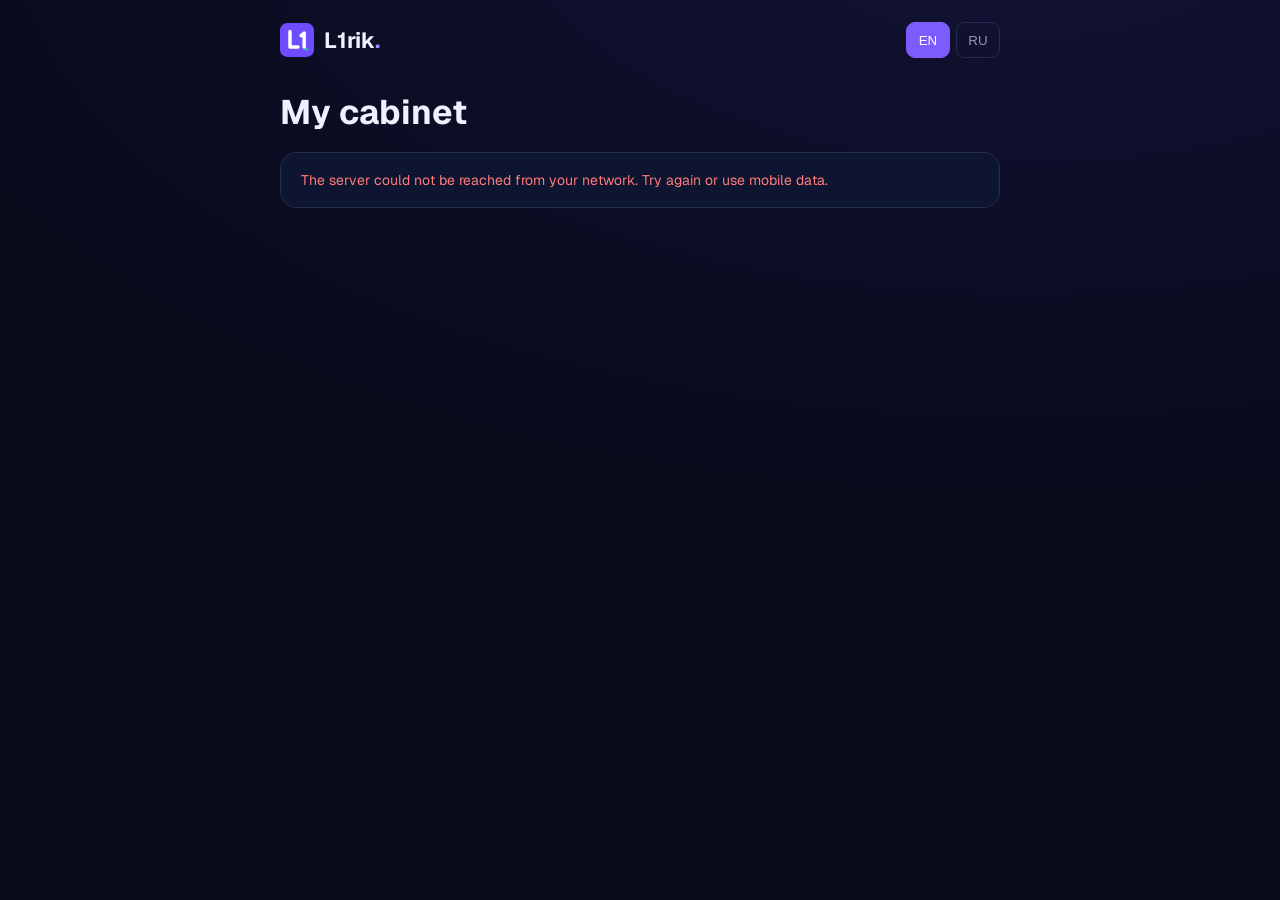
<file: account.html>
<!DOCTYPE html>
<html lang="en">
<head>
<meta charset="utf-8">
<meta name="viewport" content="width=device-width,initial-scale=1">
<title>My cabinet — L1rik</title>
<meta name="robots" content="noindex">
<meta name="theme-color" content="#070b1a">
<link rel="icon" href="/logo.svg" type="image/svg+xml">
<link rel="preconnect" href="https://fonts.googleapis.com"><link rel="preconnect" href="https://fonts.gstatic.com" crossorigin><link href="https://fonts.googleapis.com/css2?family=Geist:wght@400;500;600;700&display=swap" rel="stylesheet">
<link rel="stylesheet" href="/site.css">
</head>
<body>
<div class="wrap">
<header>
 <a class="logo" href="/" aria-label="L1rik home"><svg viewBox="0 0 512 512" aria-hidden="true"><rect width="512" height="512" rx="110" fill="#6d4dff"/><path d="M150 128v232h120M318 190l46-40v210" fill="none" stroke="#fff" stroke-width="52" stroke-linecap="round" stroke-linejoin="round"/><circle cx="396" cy="396" r="22" fill="#26d086"/></svg><b>L1rik<span>.</span></b></a>
 <div class="lang" role="group" aria-label="Language"><button data-l="en" class="on">EN</button><button data-l="ru">RU</button></div>
</header>
<main>
 <h1 id="h">My cabinet</h1>
 <div id="v"><section class="card mut">…</section></div>
</main>
</div>
<script>
{const API='https://api.l1rik.com/api/auth/';
const T={en:{h:'My cabinet',em:'Email',tg:'Telegram',tgon:'connected ✓',tgoff:'not connected',tgb:'Connect Telegram',tgu:'Disconnect',tguq:'Disconnect Telegram from this cabinet?',tgq:'The Telegram app will open. Press Start in the bot to connect the Telegram account that is open on this device.',fail:'Could not do it right now. Please try again later.',tgn:'Connect Telegram to get messages from the robot (bot @l1rikcontrolbot). Your MT5 accounts are shown here by your email or Telegram.',acc:'My accounts',none:'No MT5 account is connected yet. After purchase the admin connects your account; it then appears here.',bal:'Balance',eq:'Equity',tdy:'Today',open:'open trades',on:'online',off:'no signal',lic:'Licence until',out:'Sign out',shop:'Robots',cart:'Cart',adm:'<a class="btn" href="/admin.html">Open admin panel</a>',net:'The server could not be reached from your network. Try again or use mobile data.'},
ru:{h:'Мой кабинет',em:'Email',tg:'Telegram',tgon:'подключён ✓',tgoff:'не подключён',tgb:'Подключить Telegram',tgu:'Отключить',tguq:'Отключить Telegram от этого кабинета?',tgq:'Откроется Telegram. Нажмите Start в боте, чтобы подключить Telegram, открытый на этом устройстве.',fail:'Сейчас не получилось. Попробуйте позже.',tgn:'Подключите Telegram, чтобы получать сообщения от робота (бот @l1rikcontrolbot). Ваши счета MT5 показываются здесь по email или Telegram.',acc:'Мои счета',none:'Счёт MT5 пока не подключён. После покупки администратор подключит ваш счёт, и он появится здесь.',bal:'Баланс',eq:'Эквити',tdy:'Сегодня',open:'открытых сделок',on:'в сети',off:'нет сигнала',lic:'Лицензия до',out:'Выйти',shop:'Роботы',cart:'Корзина',adm:'<a class="btn" href="/admin.html">Открыть панель администратора</a>',net:'Сервер недоступен из вашей сети. Попробуйте ещё раз или используйте мобильный интернет.'}};
let L='en',D=null;try{L=localStorage.getItem('l1lang')||'en'}catch(e){}if(!T[L])L='en';
const $=i=>document.getElementById(i),esc=x=>String(x==null?'':x).replace(/[<>&"]/g,c=>({'<':'&lt;','>':'&gt;','&':'&amp;','"':'&quot;'}[c]));
const fm=v=>v==null||isNaN(v)?'--':Number(v).toLocaleString('en-US',{minimumFractionDigits:2,maximumFractionDigits:2}),sg=v=>(v>0?'+':'')+fm(v),cl=v=>v>0?'ok':v<0?'err':'mut';
async function call(op){const r=await fetch(API+op,{method:'POST',credentials:'include',headers:{'content-type':'application/json'},body:JSON.stringify({lang:L})});const j=await r.json().catch(()=>({}));if(r.status==401||j.error=='need2'){location.href='/login.html?next=/account.html';throw new Error('login')}if(!r.ok)throw new Error(j.error||'net');return j}
function draw(){const m=T[L];document.documentElement.lang=L;$('h').textContent=m.h;document.querySelectorAll('.lang button').forEach(b=>b.classList.toggle('on',b.dataset.l==L));if(!D)return;
 let h='<section class="card"><div class="it"><div><div class="mut">'+m.em+'</div><b>'+esc(D.email)+'</b></div><button class="btn gh" id="out" type="button">'+m.out+'</button></div>';
 if(D.role!='owner')h+='<div class="it" style="margin-top:14px"><div><div class="mut">'+m.tg+'</div><b class="'+(D.tg?'ok':'')+'">'+(D.tg?m.tgon:m.tgoff)+'</b></div>'+(D.tg?'<button class="btn gh" id="tgu" type="button">'+m.tgu+'</button>':'<button class="btn" id="tgb" type="button">'+m.tgb+'</button>')+'</div>'+(D.tg?'':'<p class="note">'+m.tgn+'</p>');h+='</section>';
 if(D.role=='owner')h+='<section class="card"><p>'+m.adm+'</p></section>';
 h+='<section class="card"><b>'+m.acc+'</b>';
 if(!D.accounts.length)h+='<p class="mut">'+m.none+'</p>';
 for(const a of D.accounts){const on=a.t&&D.now-a.t<600000,pl=(a.tdy||0)+(a.fl||0);h+='<div style="border-top:1px solid var(--line);margin-top:12px;padding-top:12px"><div class="it"><div><b>'+esc(a.name||a.login)+'</b><div class="mut">'+esc(a.login)+' · <span class="'+(on?'ok':'err')+'">'+(on?m.on:m.off)+'</span></div></div><b class="'+cl(pl)+'">'+m.tdy+' '+sg(pl)+'</b></div><div class="mut" style="margin-top:6px">'+m.bal+' $'+fm(a.bal)+' · '+m.eq+' $'+fm(a.eq)+' · '+(a.n||0)+' '+m.open+(a.exp?' · '+m.lic+' '+new Date(a.exp).toISOString().slice(0,10).split('-').reverse().join('.'):'')+'</div></div>'}
 h+='</section><div class="row"><a class="btn gh" href="/#robots">'+m.shop+'</a><a class="btn gh" href="/cart.html">'+m.cart+'</a></div>';
 $('v').innerHTML=h;
 $('out').onclick=async()=>{try{await fetch(API+'logout',{method:'POST',credentials:'include',headers:{'content-type':'application/json'},body:'{}'})}catch(e){}location.href='/'};
 if($('tgu'))$('tgu').onclick=async()=>{if(!confirm(m.tguq))return;try{const r=await fetch(API+'tgunlink',{method:'POST',credentials:'include',headers:{'content-type':'application/json'},body:'{}'});if(!r.ok)throw 0;load()}catch(e){alert(m.fail)}};
 if($('tgb'))$('tgb').onclick=async()=>{if(!confirm(m.tgq))return;try{const j=await fetch(API+'tglink',{method:'POST',credentials:'include',headers:{'content-type':'application/json'},body:'{}'}).then(r=>r.json());if(j.url)location.href=j.url}catch(e){}}}
document.querySelectorAll('.lang button').forEach(b=>b.onclick=()=>{L=b.dataset.l;try{localStorage.setItem('l1lang',L)}catch(e){}draw()});
async function load(){try{D=await call('me');draw()}catch(e){if(e.message!='login')$('v').innerHTML='<section class="card err">'+T[L].net+'</section>'}}
draw();load();document.addEventListener('visibilitychange',()=>{if(!document.hidden)load()});}
</script>
</body>
</html>
</file>
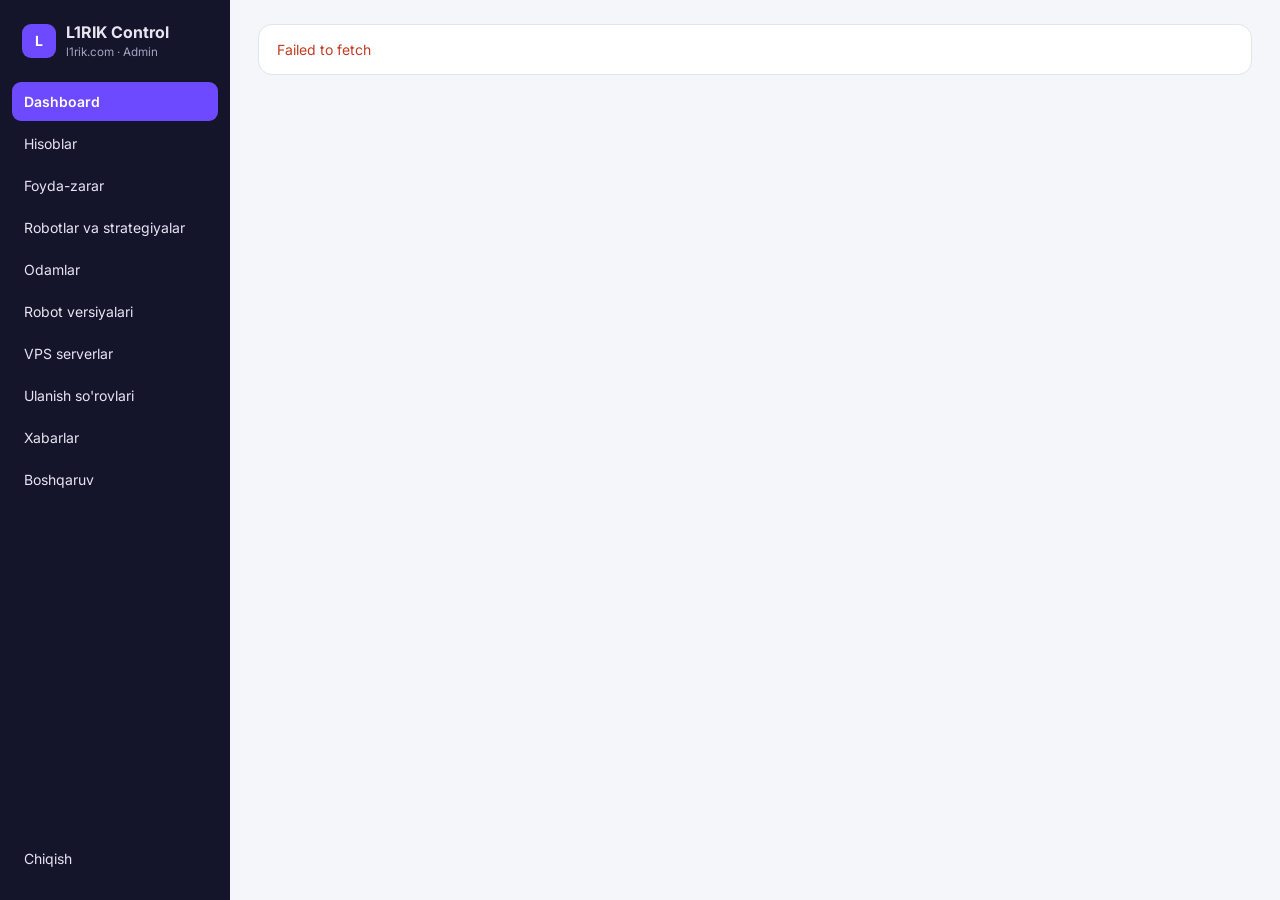
<file: admin.html>
<!DOCTYPE html>
<html lang="uz">
<head>
<meta charset="utf-8">
<meta name="viewport" content="width=device-width,initial-scale=1">
<title>L1RIK Control — Admin</title>
<meta name="robots" content="noindex">
<link rel="icon" href="/logo.svg" type="image/svg+xml">
<link rel="preconnect" href="https://fonts.googleapis.com"><link rel="preconnect" href="https://fonts.gstatic.com" crossorigin><link href="https://fonts.googleapis.com/css2?family=Inter:wght@400;500;600;700&display=swap" rel="stylesheet">
<style>
/* Site admin dashboard (2026-11-26). Own page for wide screens; data from app.l1rik.com /api/adm/* with the owner session cookie. */
:root{--bg:#F5F6FA;--card:#fff;--bd:#E1E3EE;--txt:#141629;--mut:#5A5D78;--g:#0E8A4F;--r:#C23B22;--a:#9A5B00;--pur:#6D4AFF;--navy:#14152B}
*{box-sizing:border-box}
body{margin:0;background:var(--bg);color:var(--txt);font-family:Inter,system-ui,sans-serif;font-size:14px}
a{color:#5B3FD9}
.app{display:flex;flex-wrap:wrap;min-height:100vh}
nav.side{flex:1 1 230px;max-width:250px;background:var(--navy);color:#E6E6F2;padding:22px 12px;display:flex;flex-direction:column;gap:3px}
.brand{display:flex;align-items:center;gap:10px;padding:0 10px 20px}.brand i{width:34px;height:34px;border-radius:9px;background:var(--pur);display:flex;align-items:center;justify-content:center;font-style:normal;font-weight:700;color:#fff}
.brand b{display:block;font-size:16px}.brand small{color:#A3A5C2}
nav.side button{all:unset;cursor:pointer;display:flex;justify-content:space-between;align-items:center;padding:11px 12px;border-radius:9px;font-size:14px;color:#E6E6F2}
nav.side button:hover{background:#22244A}nav.side button.on{background:var(--pur);color:#fff;font-weight:600}nav.side button:focus-visible{outline:2px solid #C9BDFF}
.badge{background:#FF8A3D;color:#14152B;font-weight:700;font-size:12px;padding:1px 8px;border-radius:10px}
main{flex:999 1 560px;min-width:0;padding:24px 28px;display:flex;flex-direction:column;gap:16px}
.top{display:flex;flex-wrap:wrap;justify-content:space-between;align-items:center;gap:12px}
h1{margin:0;font-size:26px}.sub{color:var(--mut);font-size:13px;margin-top:4px}
.seg{display:inline-flex;background:#fff;border:1px solid var(--bd);border-radius:10px;padding:3px;gap:2px}
.seg button{border:0;background:none;padding:8px 12px;border-radius:8px;font:inherit;font-size:13px;color:var(--txt);cursor:pointer}.seg button.on{background:var(--pur);color:#fff;font-weight:600}
.btn{border:1px solid var(--bd);background:#fff;color:var(--txt);border-radius:10px;padding:0 14px;min-height:40px;font:inherit;font-weight:600;font-size:13px;cursor:pointer}
.btn.p{background:var(--pur);border-color:var(--pur);color:#fff}.btn.ok{background:#E6F6EE;border-color:#A8DFC2;color:var(--g)}.btn.no{background:#FDEDEA;border-color:#F3C6BE;color:var(--r)}.btn.warn{background:#FFF4E0;border-color:#F2D49B;color:var(--a)}
.btn.sm{min-height:32px;padding:0 10px;font-size:12px}
.grid{display:grid;gap:14px}.k{grid-template-columns:repeat(auto-fit,minmax(170px,1fr))}.two{grid-template-columns:repeat(auto-fit,minmax(340px,1fr))}
.card{background:#fff;border:1px solid var(--bd);border-radius:14px;padding:16px 18px;min-width:0}
.card h2{margin:0 0 12px;font-size:15px}
.kl{font-size:13px;color:var(--mut)}.kv{font-size:24px;font-weight:700;margin-top:6px}.ks{font-size:12px;color:var(--mut);margin-top:3px}
.g{color:var(--g)}.r{color:var(--r)}.a{color:var(--a)}.mut{color:var(--mut)}
.pill{display:inline-block;font-size:11.5px;font-weight:600;border-radius:99px;padding:3px 9px;border:1px solid;white-space:nowrap}
.pg{color:var(--g);border-color:#A8DFC2;background:#E6F6EE}.pr{color:var(--r);border-color:#F3C6BE;background:#FDEDEA}.pa{color:var(--a);border-color:#F2D49B;background:#FFF4E0}.pb{color:#5B3FD9;border-color:#C9BDFF;background:#EEEAFF}
.tw{overflow-x:auto}table{width:100%;border-collapse:collapse;font-size:13px}th{text-align:left;color:var(--mut);font-weight:600;font-size:12px;padding:10px 8px;border-bottom:1px solid var(--bd);white-space:nowrap}
td{padding:10px 8px;border-bottom:1px solid #EEF0F6;white-space:nowrap}tr.cl{cursor:pointer}tr.cl:hover td{background:#F8F7FF}tr.sel td{background:#EEEAFF}
.nm b{display:block}.nm small{color:var(--mut)}
.row{display:flex;justify-content:space-between;align-items:center;gap:10px}.wrap{display:flex;flex-wrap:wrap;gap:8px;align-items:center}
input,select{font:inherit;border:1px solid var(--bd);border-radius:10px;min-height:40px;padding:0 12px;background:#fff;color:var(--txt)}
input[type=search]{min-width:240px;flex:1}
label{font-size:12px;color:var(--mut);display:block;margin:8px 0 4px}
.cal{display:grid;grid-template-columns:repeat(7,minmax(0,1fr));gap:5px;text-align:center}.cal div{border-radius:8px;padding:7px 0;font-size:12px;min-height:46px;background:#F5F6FA}.cal .hd{background:none;min-height:0;color:var(--mut);font-weight:600}
.cal .cg{background:#E6F6EE;color:var(--g)}.cal .cr{background:#FDEDEA;color:var(--r)}.cal b{display:block;color:var(--txt)}
.det{border:1px solid #C9BDFF;background:#FCFBFF}
.lst div{display:flex;justify-content:space-between;padding:7px 0;border-bottom:1px solid #EEF0F6}
#toast{position:fixed;right:20px;bottom:20px;background:#fff;border:1px solid var(--bd);border-radius:12px;padding:12px 16px;box-shadow:0 8px 30px rgba(20,22,43,.15);display:none;z-index:9}
body.hide .money{filter:blur(7px)}
#m.accpg{font-size:15.5px}#m.accpg table{font-size:15px}#m.accpg .mut{font-size:14px}#m.accpg h2{font-size:17px}#m.accpg .kl{font-size:14px}#m.accpg .pill{font-size:13px}
.lvl{border:1px solid var(--bd);border-radius:12px;padding:12px 14px;margin-top:8px;background:#fff}.lvl details.legs{display:block;margin-top:6px;border-top:1px dashed var(--bd);padding-top:6px}.lvl summary{cursor:pointer;color:var(--mut);font-size:13px;text-align:right;list-style-position:inside}.lvl details[open] summary{color:var(--pur)}.pxbar{display:flex;justify-content:space-between;align-items:center;background:var(--pur);color:#fff;border-radius:10px;padding:10px 14px;margin-top:8px;font-weight:600}
.sum1{display:grid;grid-template-columns:1fr 1fr .7fr 1.2fr 1.1fr 2fr 1fr .9fr 1fr;gap:14px;min-width:1050px}.sum1 .pill{white-space:nowrap}
.hs{display:flex;flex-wrap:wrap;gap:10px 22px;align-items:center}.hm{min-width:120px}.hm b{display:block;font-size:18px;margin-top:3px}.hm b.mut{font-size:18px}
.rcomp .rtabs button{padding:7px;font-size:14px}.rcomp .card{padding:10px 14px}.rcomp .kv{font-size:20px;margin-top:3px}.rcomp .rk{min-height:78px}.rcomp .spk{height:40px}.rcomp .grid{gap:10px;margin-top:10px}
.bq{display:grid;grid-template-columns:minmax(0,1.3fr) minmax(0,1fr);gap:14px;align-items:start}.bq .lst>div{flex-wrap:nowrap}.bq .lst span.wrap,.bq .prow .wrap{flex-wrap:nowrap}.bq .prow .row{flex-wrap:wrap}@media (max-width:1000px){.bq{grid-template-columns:1fr}}.bq .lst div{padding:4px 0}.bq input{min-height:34px;width:110px}.bq label{margin:8px 0 3px}.prow{border-top:1px solid #EEF0F6;padding:8px 0}.bq #pn,.bq #rn,.bq #em{width:210px}
.vt{display:inline-block;padding:4px 10px;border-radius:8px;font-size:13px;font-weight:600;white-space:nowrap}.vt.g{background:#E6F6EE}.vt.a{background:#FFF4E0}.vt.r{background:#FDEDEA}.vt.mut{background:#F1F2F7}.pr{background:#FDEDEA;border-color:#F3C6BE;color:var(--r)}.lk{border:0;background:none;color:var(--pur);font:inherit;font-size:12px;cursor:pointer;padding:0 2px;text-decoration:underline}
.vtop{display:flex;flex-wrap:wrap;gap:10px;align-items:center;margin-bottom:14px}.chip{background:#fff;border:1px solid var(--bd);border-radius:12px;padding:10px 14px;font-size:14px}.chip b{font-size:16px}.chip.g b{color:var(--g)}.chip.a b{color:var(--a)}
.b3{display:grid;grid-template-columns:minmax(220px,.8fr) minmax(0,2fr) minmax(240px,1fr);gap:14px;align-items:start}@media (max-width:1100px){.b3{grid-template-columns:1fr}}.bx{border:1px solid var(--bd);border-radius:12px;padding:14px}.bx h3{margin:0 0 10px;font-size:15px}.bx select{width:100%}.vin{background:#F4F1FF;border-radius:10px;padding:10px 12px;margin-top:10px}.vin b,.vin small{display:block}.vin ul{margin:6px 0 8px 0;padding:0;list-style:none;font-size:14px}.vin li{margin:3px 0}
.blist{display:flex;flex-direction:column;gap:6px;margin-top:10px;max-height:460px;overflow:auto}.brow{display:grid;grid-template-columns:22px minmax(0,1.4fr) 1fr 1fr .8fr;gap:10px;align-items:center;border:1px solid var(--bd);border-radius:10px;padding:8px 10px;margin:0;color:var(--txt);cursor:pointer;font-size:14px}.brow.on{background:#F4F1FF;border-color:#C9BDFF}.brow input{width:18px;height:18px;min-height:0;margin:0}.brow small{display:block;color:var(--mut);font-size:12px}@media (max-width:640px){.brow{grid-template-columns:22px 1fr auto}.brow span:nth-child(3),.brow span:nth-child(4){display:none}}
.ovl{position:fixed;inset:0;background:rgba(20,21,43,.45);z-index:50}.mdl{position:fixed;z-index:51;left:50%;top:5vh;transform:translateX(-50%);width:min(760px,94vw);max-height:90vh;overflow:auto;box-shadow:0 20px 60px rgba(0,0,0,.25)}.mg{display:grid;grid-template-columns:1fr 1fr;gap:10px;margin-top:12px}.mg label{display:flex;flex-direction:column;gap:4px;font-size:13px;color:var(--mut)}@media (max-width:640px){.mg{grid-template-columns:1fr}}
.vgrid{display:grid;grid-template-columns:repeat(auto-fill,minmax(230px,1fr));gap:8px}.vchk{display:flex;gap:10px;align-items:flex-start;border:1px solid var(--bd);border-radius:10px;padding:8px 10px;margin:0;color:var(--txt);cursor:pointer;font-size:14px}.vchk input{width:18px;height:18px;min-height:0;margin-top:2px}.vchk small{display:block;color:var(--mut);font-size:12px}.vchk small.r{color:var(--r)}
.three{grid-template-columns:repeat(auto-fit,minmax(280px,1fr))}.rk{position:relative;overflow:hidden;min-height:118px}.spk{position:absolute;right:0;bottom:0;width:55%;height:56px}.rtabs{display:flex}.rtabs button{flex:1;padding:12px;font-size:15px}
.sico{display:inline-flex;align-items:center;justify-content:center;width:30px;height:30px;border-radius:50%;font-size:13px;font-weight:700;margin-right:6px;vertical-align:middle}
.cnt{display:grid;grid-template-columns:repeat(5,minmax(0,1fr));gap:6px;margin-top:10px;text-align:center}.cnt div{border:1px solid var(--bd);border-radius:10px;padding:6px 2px}.cnt small{display:block;color:var(--mut);font-size:12px}.cnt b{font-size:18px}
.wk{display:grid;grid-template-columns:repeat(7,minmax(0,1fr));gap:8px;margin-top:12px}.dcell{border:1px solid var(--bd);border-radius:12px;padding:10px;min-height:92px;background:#fff}.dcell.pos{background:#E6F6EE;border-color:#A8DFC2}.dcell.neg{background:#FDEDEA;border-color:#F3C6BE}.dcell.fut{opacity:.45}.dcell.tod{outline:2px solid var(--pur)}
.cal2{display:grid;grid-template-columns:90px repeat(7,minmax(0,1fr));gap:6px;margin-top:12px}.cal2 .hd{text-align:center;color:var(--mut);font-weight:600}.cal2 .dcell{min-height:78px;padding:8px}.wsum{border:1px dashed var(--bd);border-radius:12px;padding:8px;text-align:center;display:flex;flex-direction:column;justify-content:center}.wsum small{color:var(--mut)}
.bar2{height:8px;border-radius:5px;background:#EEF0F6;margin-top:6px;overflow:hidden}.bar2 i{display:block;height:100%;border-radius:5px}
@media (max-width:900px){.wk{grid-template-columns:repeat(2,minmax(0,1fr))}.cal2{grid-template-columns:60px repeat(7,minmax(0,1fr));font-size:12px}}
.pgrid{display:grid;grid-template-columns:repeat(auto-fill,minmax(300px,1fr));gap:12px}.pcard{border:1px solid var(--bd);border-radius:12px;padding:12px 14px;background:#fff}
.trk2{position:relative;height:8px;border-radius:5px;margin-top:10px;background:linear-gradient(90deg,#C23B22,#D5D8E6 45%,#0E8A4F)}.trk2 i{position:absolute;top:-4px;width:4px;height:16px;border-radius:2px;background:var(--navy);transform:translateX(-50%)}
th .srt{all:unset;cursor:pointer;font-weight:600;color:var(--mut)}th .srt:hover{color:var(--txt)}th .srt:focus-visible{outline:2px solid var(--pur);border-radius:4px}th[aria-sort=ascending] .srt,th[aria-sort=descending] .srt{color:var(--pur)}
svg text{font-family:Inter,sans-serif}
@media (max-width:900px){[style*="span 2"]{grid-column:auto!important}main{padding:16px}nav.side{max-width:none;flex-basis:100%;flex-direction:row;flex-wrap:wrap}.brand{width:100%;padding-bottom:8px}.kv{font-size:20px}.card svg[viewBox$="220"],.card svg[viewBox$="160"]{height:auto!important}}
</style>
</head>
<body>
<div class="app">
<nav class="side" aria-label="Bo'limlar">
 <div class="brand"><i>L</i><div><b>L1RIK Control</b><small>l1rik.com · Admin</small></div></div>
 <button data-t="d" class="on">Dashboard</button>
 <button data-t="h">Hisoblar</button>
 <button data-t="p">Foyda-zarar</button>
 <button data-t="r">Robotlar va strategiyalar</button>
 <button data-t="m">Odamlar</button>
 <button data-t="v">Robot versiyalari</button>
 <button data-t="s">VPS serverlar</button>
 <button data-t="u">Ulanish so'rovlari <span class="badge" id="bu" hidden></span></button>
 <button data-t="o">Xabarlar <span class="badge" id="bo" hidden></span></button>
 <button data-t="b">Boshqaruv</button>
 <div style="flex:1"></div>
 <button data-x="out">Chiqish</button>
</nav>
<main id="m"><div class="card mut">Yuklanmoqda…</div></main>
</div>
<div id="toast" role="status"></div>
<script>
{const API="https://api.l1rik.com";   /* Vercel bridge -> app.l1rik.com (ISP blocks Cloudflare) */
let PS="",D=null,PL=null,TAB="d",SC="all",PER="m",Q="",ST="all",ACC="",HIDE=false,UG="client";
try{HIDE=localStorage.getItem("l1hide")==="1"}catch(e){}
const $=s=>document.querySelector(s),esc=x=>String(x==null?"":x).replace(/[<>&"]/g,c=>({"<":"&lt;",">":"&gt;","&":"&amp;",'"':"&quot;"}[c]));
const fm=v=>v==null||isNaN(v)?"--":Number(v).toLocaleString("en-US",{minimumFractionDigits:2,maximumFractionDigits:2}).replace(/,/g," "),sg=v=>(v>0?"+":"")+fm(v),pc=v=>v>0?"g":v<0?"r":"mut";
const day=ms=>ms?new Date(ms).toISOString().slice(0,10).split("-").reverse().join("."):"",left=ms=>Math.ceil((ms-D.now)/864e5);
const ago=t=>{const m=Math.round((D.now-t)/6e4);return m<1?"hozir":m<60?m+" daq":m<1440?Math.round(m/60)+" soat":Math.round(m/1440)+" kun"};
const CAT={own:["O'zim","pb"],friend:["Do'st","pa"],client:["Mijoz","pg"]};
async function api(p,b){const r=await fetch(API+p,{method:"POST",credentials:"include",headers:{"content-type":"application/json"},body:JSON.stringify(b||{})});const j=await r.json().catch(()=>({}));if(r.status===401){location.href="/login.html?next=/admin.html";throw new Error("…")}if(!r.ok)throw new Error(j.error||("xato "+r.status));return j}
function toast(t){const e=$("#toast");e.textContent=t;e.style.display="block";clearTimeout(toast.k);toast.k=setTimeout(()=>e.style.display="none",4000)}
async function act(b,ask,ask2){if(ask&&!confirm(ask))return;if(ask2&&!confirm(ask2))return;try{const r=await api("/api/adm/act",b);toast(r.msg||"Bajarildi");load()}catch(e){toast("⛔ "+e.message)}}
async function load(){try{const[s,p]=await Promise.all([api("/api/adm/state"),PL&&Date.now()-load.pt<6e4?Promise.resolve(PL):api("/api/adm/pl")]);D=s;if(p!==PL){PL=p;load.pt=Date.now()}if(MOD||document.activeElement&&/INPUT|SELECT/.test(document.activeElement.tagName))return;draw()}catch(e){if(e.message!=="…")$("#m").innerHTML='<div class="card r">'+esc(e.message)+"</div>"}}
function status(a){const t=Math.max(a.t||0,...a.charts.map(c=>c.t),a.seen||0);if(a.dev&&a.dev.mode==="rejected")return["Uzilgan","pr"];if(!t)return["Ulanmagan","pa"];if(D.now-t>6e5)return["Jim · "+ago(t),"pa"];if(a.charts.some(c=>/PAUSE|TO'XTA/i.test(c.status)))return["To'xtatilgan","pr"];return["Ishlayapti","pg"]}
const inSc=a=>SC==="all"||a.cat===SC,pl=a=>(Number(a.tdy)||0)+(Number(a.fl)||0);
const dAdd=(ds,n)=>{const d=new Date(ds+"T00:00:00Z");d.setUTCDate(d.getUTCDate()+n);return d.toISOString().slice(0,10)};
function plSum(L,f,t){let s=0,n=0;for(const l of L){const m=(PL.days||{})[l]||{};for(const d in m)if(d>=f&&d<=t){s+=m[d][0];n+=m[d][1]}}return[s,n]}
const perFrom=()=>{const t=PL.today;return PER==="d"?t:PER==="w"?dAdd(t,-6):PER==="m"?t.slice(0,8)+"01":dAdd(t,-89)};
const segSc=()=>'<div class="seg" role="group" aria-label="Guruh">'+[["all","Hammasi"],["own","O'zim"],["friend","Do'stlar"],["client","Mijozlar"]].map(([k,n])=>`<button data-sc="${k}" class="${SC===k?"on":""}" aria-pressed="${SC===k}">${n}</button>`).join("")+"</div>";
const segPer=()=>'<div class="seg" role="group" aria-label="Davr">'+[["d","Bugun"],["w","7 kun"],["m","Shu oy"],["q","3 oy"]].map(([k,n])=>`<button data-per="${k}" class="${PER===k?"on":""}" aria-pressed="${PER===k}">${n}</button>`).join("")+"</div>";
const head=(t,s)=>`<div class="top"><div><h1>${t}</h1><div class="sub">${s||""} · Yangilandi ${new Date(D.now).toTimeString().slice(0,5)}</div></div><div class="wrap">${segSc()}<button class="btn" data-x="eye" aria-label="Raqamlarni yashirish yoki ko'rsatish">${HIDE?"Raqamlarni ko'rsatish":"Raqamlarni yashirish"}</button><button class="btn" data-x="ref">Yangilash</button></div></div>`;
const kpi=(l,v,s,c)=>`<div class="card"><div class="kl">${l}</div><div class="kv ${c||""}">${v}</div>${s?`<div class="ks">${s}</div>`:""}</div>`;
function lineChart(L,days){if(!PL)return"";const pts=[];let c=0;for(let i=days-1;i>=0;i--){const d=dAdd(PL.today,-i);c+=plSum(L,d,d)[0];pts.push([d,c])}
 const W=760,H=220,lo=Math.min(0,...pts.map(p=>p[1])),hi=Math.max(1,...pts.map(p=>p[1])),X=i=>30+i*(W-40)/(pts.length-1||1),Y=v=>H-24-(v-lo)/(hi-lo||1)*(H-44);
 const path=pts.map((p,i)=>(i?"L":"M")+X(i).toFixed(1)+" "+Y(p[1]).toFixed(1)).join(" "),last=pts[pts.length-1][1];
 return `<svg role="img" aria-label="Jami foyda-zarar grafigi, oxirgi qiymat ${sg(last)}" viewBox="0 0 ${W} ${H}" style="width:100%;height:220px"><line x1="30" x2="${W-10}" y1="${Y(0)}" y2="${Y(0)}" stroke="#D5D8E6" stroke-dasharray="4 4"/><path d="${path} L${X(pts.length-1)} ${Y(lo)} L30 ${Y(lo)} Z" fill="#6D4AFF" fill-opacity=".09"/><path d="${path}" fill="none" stroke="#6D4AFF" stroke-width="2.5"/><text x="30" y="${H-4}" font-size="11" fill="#5A5D78">${day(Date.parse(pts[0][0]))}</text><text x="${W-10}" y="${H-4}" font-size="11" fill="#5A5D78" text-anchor="end">${day(Date.parse(pts[pts.length-1][0]))}</text><text x="${W-10}" y="14" font-size="12" fill="${last>=0?"#0E8A4F":"#C23B22"}" text-anchor="end" class="money">${sg(last)} $</text></svg>`}
function barChart(L,days){const v=[];for(let i=days-1;i>=0;i--){const d=dAdd(PL.today,-i);v.push(plSum(L,d,d)[0])}const W=760,H=160,m=Math.max(1,...v.map(Math.abs)),bw=(W-40)/v.length,y0=H/2;
 return `<svg role="img" aria-label="Kunlik foyda-zarar ustunlari" viewBox="0 0 ${W} ${H}" style="width:100%;height:160px"><line x1="30" x2="${W-10}" y1="${y0}" y2="${y0}" stroke="#D5D8E6"/>${v.map((x,i)=>`<rect x="${(30+i*bw+1).toFixed(1)}" width="${Math.max(1,bw-2).toFixed(1)}" y="${x>=0?y0-x/m*(y0-8):y0}" height="${Math.abs(x)/m*(y0-8)}" fill="${x>=0?"#0E8A4F":"#C23B22"}" rx="2"/>`).join("")}</svg>`}
function donut(st){const T=st.reduce((a,b)=>a+b[1],0)||1;let o=0;const C=2*Math.PI*52;return `<svg role="img" aria-label="Hisoblar holati" viewBox="0 0 140 140" style="width:140px;height:140px;flex:none">${st.map(([n,v,c])=>{const l=v/T*C,s=`<circle cx="70" cy="70" r="52" fill="none" stroke="${c}" stroke-width="18" stroke-dasharray="${l} ${C-l}" stroke-dashoffset="${-o}" transform="rotate(-90 70 70)"/>`;o+=l;return s}).join("")}<text x="70" y="68" text-anchor="middle" font-size="22" font-weight="700" fill="#141629">${T}</text><text x="70" y="86" text-anchor="middle" font-size="11" fill="#5A5D78">hisob</text></svg>`}
function stats(A){const st={on:0,off:0,pause:0,exp:0};for(const a of A){const[s,c]=status(a);if(c==="pg")st.on++;else if(/To'xta|Uzil/.test(s))st.pause++;else st.off++;if(a.dev&&a.dev.mode==="client"&&a.dev.exp&&left(a.dev.exp)<=3)st.exp++}return st}
function vD(){const A=D.accounts.filter(inSc),L=A.map(a=>String(a.login)),t={bal:0,fl:0,tdy:0,n:0,pd:0};for(const a of A)for(const k in t)t[k]+=Number(a[k])||0;const st=stats(A),crit=D.crit.filter(c=>A.some(a=>String(a.login)===String(c.login)));
 const[m30]=PL?plSum(L,dAdd(PL.today,-29),PL.today):[0],S=A.filter(a=>a.bal!=null).sort((x,y)=>pl(y)-pl(x));
 let h=head("Dashboard","Barcha hisoblar holati va foyda-zarar")+'<div class="grid k">'+kpi("Hisoblar",A.length,st.on+" ta ishlayapti")+kpi("Umumiy balans",'<span class="money">$'+fm(t.bal)+"</span>")+kpi("Umumiy equity",'<span class="money">$'+fm(t.bal+t.fl)+"</span>",'<span class="money">ochiq savdolar '+sg(t.fl)+"</span>")+kpi("Bugungi foyda-zarar",'<span class="money">'+sg(t.tdy+t.fl)+"</span>","",pc(t.tdy+t.fl))+kpi("So'nggi 30 kun",'<span class="money">'+sg(m30)+"</span>","yopilgan savdolar",pc(m30))+kpi("Diqqat kerak",st.off+st.pause+st.exp+crit.length,crit.length+" kritik xato",st.off+st.pause+st.exp+crit.length?"r":"g")+"</div>";
 h+=`<div class="grid two"><section class="card" style="grid-column:span 2;min-width:0"><div class="row"><h2>Jami foyda-zarar (90 kun, yopilgan savdolar)</h2></div>${lineChart(L,90)}</section><section class="card"><h2>Hisoblar holati</h2><div class="wrap" style="gap:18px;flex-wrap:nowrap">${donut([["Ishlayapti",st.on,"#6D4AFF"],["Jim",st.off,"#B9BCD3"],["To'xtatilgan",st.pause,"#C23B22"]])}<div class="lst" style="flex:1"><div><span>Ishlayapti</span><b>${st.on}</b></div><div><span>Jim / ulanmagan</span><b>${st.off}</b></div><div><span>To'xtatilgan / uzilgan</span><b>${st.pause}</b></div><div><span>Obuna 3 kunda tugaydi</span><b>${st.exp}</b></div></div></div></section></div>`;
 const li=a=>`<tr class="cl" data-ac="${esc(a.login)}"><td class="nm"><b>${esc(a.name||a.login)}</b><small>${esc(a.login)}</small></td><td class="${pc(pl(a))} money" style="text-align:right;font-weight:700">${sg(pl(a))}</td></tr>`;
 h+=`<div class="grid two"><section class="card"><h2>Bugun eng ko'p foyda</h2><table>${S.filter(a=>pl(a)>0).slice(0,5).map(li).join("")||'<tr><td class="mut">Yo\'q</td></tr>'}</table></section><section class="card"><h2>Bugun eng ko'p zarar</h2><table>${S.slice().reverse().filter(a=>pl(a)<0).slice(0,5).map(li).join("")||'<tr><td class="mut">Yo\'q</td></tr>'}</table></section><section class="card"><div class="row"><h2>Kritik xatolar</h2><span class="pill ${crit.length?"pr":"pg"}">${crit.length}</span></div>${crit.slice(0,5).map(c=>`<div style="padding:6px 0;border-bottom:1px solid #EEF0F6"><b class="r">${esc(c.name||c.login)} · ${esc(c.sym)}</b><div class="mut">${esc(c.s)}</div></div>`).join("")||'<div class="mut">Xato yo\'q</div>'}</section></div>`;
 return h}
const totPL=a=>a.charts.reduce((x,c)=>x+((c.st&&+c.st.net)||0),0);   /* all-time closed result = sum of robot stats */
const robs=a=>[...new Set(a.charts.map(c=>c.robot||"?"))].sort();
function robCell(a){return robs(a).map(r=>{const vs=[...new Set(a.charts.filter(c=>(c.robot||"?")===r).map(c=>c.v).filter(Boolean))];return`<div><b>${esc(RB[r]||r)}</b> <small class="mut">${vs.map(v=>"v"+esc(v)).join(", ")}</small></div>`}).join("")||"—"}
function pairCell(a){const many=robs(a).length>1;return a.charts.slice().sort((x,y)=>(x.robot+PAIR(x.sym)).localeCompare(y.robot+PAIR(y.sym))).map(c=>{const live=D.now-c.t<6e5,pz=/PAUSE|TO'XTA/i.test(c.status),cl=!live?"pa":pz?"pr":"pg",t=!live?"jim "+ago(c.t):pz?"to'xtatilgan":"ishlayapti";
 return`<span class="pill ${cl}" title="${esc((RB[c.robot]||c.robot)+" · "+c.sym)}: ${t}" style="margin:2px 2px 0 0">${many?esc((RB[c.robot]||c.robot).replace("L1rik ",""))+" ":""}${esc(PAIR(c.sym).replace(/USD$/,""))} · ${t}</span>`}).join("")||"—"}
let SRT="",SRD=1;
const SK={odam:a=>(pmap()[String(a.login)]||{}).name||"",hisob:a=>String(a.name||a.login),guruh:a=>({own:0,friend:1,client:2})[a.cat],email:a=>a.email||"",robot:a=>robs(a).map(r=>RB[r]||r).join(","),para:a=>a.charts.map(c=>PAIR(c.sym)).sort().join(","),bal:a=>+a.bal||0,eq:a=>(+a.bal||0)+(+a.fl||0),bugun:a=>pl(a),natija:a=>totPL(a),ochiq:a=>(+a.n||0)*1000+(+a.pd||0),obuna:a=>a.dev&&a.dev.exp||0,holat:a=>status(a)[0],vps:a=>a.vps&&a.vps.n||""};
function srt(A){if(!SRT)return A;const f=SK[SRT];return A.slice().sort((x,y)=>{const u=f(x),v=f(y);return(typeof u==="number"&&typeof v==="number"?u-v:String(u).localeCompare(String(v),"uz",{sensitivity:"base"}))*SRD})}
const th=(k,t,r)=>`<th${r?' style="text-align:right"':""} aria-sort="${SRT===k?(SRD>0?"ascending":"descending"):"none"}"><button class="srt" data-srt="${k}">${t}${SRT===k?(SRD>0?" ▲":" ▼"):""}</button></th>`;

let ACCD=null,AT="u",PF="ALL",HSY=0;
const LB=l=>{const x=String(l||"");return/Kanal|^K\d|^B\d/.test(x)?"Kanal":/Swing|^S\d|^R\d/.test(x)?"Swing":/Sessiya|Zona|^C\d|^Z\d/.test(x)?"Sessiya":/Breakout|Donchian|^X/.test(x)?"Breakout":"Boshqa"};
async function loadAcc(){try{const j=await api("/api/adm/acct",{login:ACC});if(j.login===ACC){ACCD=j;if(TAB==="a")draw()}}catch(e){toast("⛔ "+e.message)}}
function openAcc(l){AGR=false;HSY=scrollY;ACC=String(l);ACCD=null;AT="u";PF="ALL";TAB="a";try{history.pushState({a:ACC},"","#acc-"+ACC)}catch(e){}draw();scrollTo(0,0);loadAcc()}
function backAcc(){TAB="h";ACCD=null;draw();setTimeout(()=>scrollTo(0,HSY),0)}
window.addEventListener("popstate",()=>{if(TAB==="a")backAcc()});
function sumCard(a){const g=pmap()[String(a.login)],[st,c]=status(a),U=g&&g.uids&&g.uids.length?g.uids:a.dev&&a.dev.uid?[a.dev.uid]:[],ex=a.dev&&a.dev.exp?day(a.dev.exp):"—";
 const f=(l,v)=>`<div><div class="kl">${l}</div><div style="margin-top:4px">${v}</div></div>`;
 return`<section class="card tw"><div class="sum1">${f("Odam",`<b>${esc(g?g.name:"—")}</b>${U.map(u=>`<div class="mut" style="font-size:12px">ID ${esc(u)}</div>`).join("")}`)}${f("Hisob",`<b>${esc(a.name||a.login)}</b><div class="mut" style="font-size:12px">${esc(a.login)}</div>`)}${f("Guruh",`<span class="pill ${CAT[a.cat][1]}">${CAT[a.cat][0]}</span>`)}${f("Email",esc(a.email||"—"))}${f("Robotlar",robCell(a))}${f("Paralar",pairCell(a))}${f("VPS",a.vps&&(a.vps.n||a.vps.ip)?`<b>${esc(a.vps.n||"—")}</b><div class="mut" style="font-size:12px">${esc(a.vps.ip||"")}</div>`:"—")}${f("Obuna",ex)}${f("Holat",`<span class="pill ${c}">${esc(st)}</span>`)}</div></section>`}
function pairSeg(R){const S=[...new Set(R.map(r=>r.state.sym||""))];if(S.length<2)return"";return`<div class="seg" role="group" aria-label="Para">${["ALL",...S].map(x=>`<button data-pf="${esc(x)}" class="${PF===x?"on":""}" aria-pressed="${PF===x}">${x==="ALL"?"Hammasi":esc(x)}</button>`).join("")}</div>`}
let RPER="d",RD="";
const ISO=d=>d.toISOString().slice(0,10),DP=s=>new Date(s+"T00:00:00Z"),DNm=["Yak","Dush","Sesh","Chor","Pay","Juma","Shan"],MNm=["Yanvar","Fevral","Mart","Aprel","May","Iyun","Iyul","Avgust","Sentyabr","Oktyabr","Noyabr","Dekabr"];
const dmy=s=>s.slice(8,10)+"."+s.slice(5,7)+"."+s.slice(0,4),pct=(v,b)=>b>0?(v>=0?"+":"")+fm(v/b*100)+"%":"";
function repData(){const M={};for(const d of(ACCD.days||[])){const k=String(d.d||"").replace(/\./g,"-").slice(0,10);if(/^\d{4}-\d{2}-\d{2}$/.test(k))M[k]=d}
 const C=(ACCD.cash||[]).map(c=>({d:ISO(new Date((c.t<1e12?c.t*1000:c.t))),v:+c.v||0,k:c.k}));const keys=Object.keys(M).sort();
 const a=D.accounts.find(x=>String(x.login)===ACC)||{},bal=+((ACCD.acct&&ACCD.acct.bal)!=null?ACCD.acct.bal:a.bal)||0,today=PL&&PL.today||ISO(new Date());
 const plD=k=>M[k]?(+M[k].g||0)+(+M[k].l||0):0,balEnd=k=>{let b=bal;for(const x of keys)if(x>k)b-=plD(x);for(const c of C)if(c.d>k)b-=c.v;return b};
 return{M,C,keys,bal,today,plD,balEnd}}
function rng(R,t){if(RPER==="d")return[t,t];const d=DP(t);if(RPER==="w"){const w=(d.getUTCDay()+6)%7,s=new Date(d);s.setUTCDate(d.getUTCDate()-w);const e=new Date(s);e.setUTCDate(s.getUTCDate()+6);return[ISO(s),ISO(e)]}
 if(RPER==="m"){const s=new Date(Date.UTC(d.getUTCFullYear(),d.getUTCMonth(),1)),e=new Date(Date.UTC(d.getUTCFullYear(),d.getUTCMonth()+1,0));return[ISO(s),ISO(e)]}return[R.keys[0]||t,t]}
function sumR(R,f,t){const o={pl:0,n:0,w:0,g:0,l:0,dd:0,sym:{},st:{},days:0,pos:0};for(const k of R.keys){if(k<f||k>t)continue;const d=R.M[k];o.pl+=R.plD(k);o.n+=+d.n||0;o.w+=+d.w||0;o.g+=+d.g||0;o.l+=+d.l||0;o.dd=Math.max(o.dd,Math.abs(+d.ddm||0));if(+d.n){o.days++;if(R.plD(k)>0)o.pos++}
  for(const s in(d.sym||{})){const x=d.sym[s],y=o.sym[s]||(o.sym[s]={pl:0,n:0,tp:0,be:0,sl:0,oth:0,w:0,g:0,l:0,st:{}});y.pl+=+x.pl||0;y.n+=+x.n||0;y.tp+=+x.tp||0;y.be+=+x.be||0;y.sl+=+x.sl||0;y.oth+=+x.oth||0;if(x.pl>0)y.g+=+x.pl;else y.l+=+x.pl||0;
   for(const b in(x.st||{})){const[n,v,w]=x.st[b],z=y.st[b]||(y.st[b]=[0,0,0]),Z=o.st[b]||(o.st[b]=[0,0,0]);z[0]+=n;z[1]+=v;z[2]+=w;Z[0]+=n;Z[1]+=v;Z[2]+=w;y.w+=w}}}return o}
function spark(v,col){if(v.length<2)return"";const lo=Math.min(...v),hi=Math.max(...v),W=220,H=56,pt=v.map((x,i)=>(i?"L":"M")+(i*W/(v.length-1)).toFixed(1)+" "+(H-4-(x-lo)/(hi-lo||1)*(H-8)).toFixed(1)).join(" ");return`<svg class="spk" viewBox="0 0 ${W} ${H}" preserveAspectRatio="none" aria-hidden="true"><path d="${pt} L${W} ${H} L0 ${H} Z" fill="${col}" fill-opacity=".12"/><path d="${pt}" fill="none" stroke="${col}" stroke-width="2"/></svg>`}
const ICO={XAU:["Au","#9A5B00","#FFF4E0"],BTC:["₿","#C2410C","#FFEDD5"],ETH:["Ξ","#5B3FD9","#EEEAFF"]},ico=s=>{const k=Object.keys(ICO).find(x=>String(s).toUpperCase().includes(x)),c=ICO[k]||[String(s).slice(0,2),"#3A3D58","#EEF0F6"];return`<span class="sico" style="color:${c[1]};background:${c[2]}" aria-hidden="true">${c[0]}</span>`};
function vbOf(Rb){const c=Rb.find(r=>r.state.cap);if(c)return+c.state.cap.vb;for(const r of Rb){const q=(r.state.rset||[]).find(x=>/virtual|vb/i.test(x.l+" "+x.k));if(q)return+q.cur}return null}
let RISKONLY=false,RISKX="";
function riskCard(Rb){const a=D.accounts.find(x=>String(x.login)===ACC)||{},K=(Rb.find(r=>r.state.risk)||{state:{}}).state.risk||{},used=K.dlim>0?Math.max(0,Math.min(100,Math.abs(K.dl||0)/K.dlim*100)):0,col=used<50?"#0E8A4F":used<80?"#9A5B00":"#C23B22",vb=vbOf(Rb);
 const m=(l,v,c2)=>`<div class="hm"><div class="kl">${l}</div><b class="${c2||""}">${v}</b></div>`;
 if(RISKONLY)return`<section class="card"><h2>Risk</h2><div class="hs"><div style="width:84px;height:84px;border-radius:50%;flex:none;background:conic-gradient(${col} 0 ${used}%,#E7E9F2 ${used}%);display:flex;align-items:center;justify-content:center"><div style="width:60px;height:60px;border-radius:50%;background:#fff;display:flex;align-items:center;justify-content:center;font-weight:700;font-size:14px">${fm(used).replace(/\.00$/,"")}%</div></div>
 ${RISKX}${m("Kunlik zarar / limit",fm(Math.abs(K.dl||0))+"% / "+(K.dlim>0?fm(K.dlim)+"%":"o'chiq"))}${m("Ochiq risk",fm(Math.abs(K.orpct||0))+"%")}${m("Umumiy DD / limit",fm(K.td||0)+"% / "+(K.tlim>0?fm(K.tlim)+"%":"o'chiq"))}${K.lotpct!=null?m("Lot % / keyingi lot",fm(K.lotpct)+" / "+fm(K.lot)):""}</div></section>`;
 return`<section class="card"><h2>Hozirgi holat</h2><div class="hs">${m("Balans",'<span class="money">$'+fm(a.bal)+"</span>")}${m("Equity",'<span class="money">$'+fm((+a.bal||0)+(+a.fl||0))+"</span>")}${m("Bugun",'<span class="money">'+sg(pl(a))+"</span>",pc(pl(a)))}${m("Natija (jami)",'<span class="money">'+sg(totPL(a))+"</span>",pc(totPL(a)))}${m("Ochiq / kutilayotgan",(a.n||0)+" / "+(a.pd||0))}${m("Virtual balans",vb!=null?'<span class="money">$'+fm(vb)+"</span>":"—")}</div></section>`}
function accU(Rb){const R=repData(),t=RD||R.today,[f,e]=rng(R,t),o=sumR(R,f,e),b00=R.balEnd(ISO(new Date(DP(f).getTime()-864e5))),bE=R.balEnd(e>R.today?R.today:e),A=sumR(R,R.keys[0]||R.today,R.today),bA0=R.balEnd(ISO(new Date(DP(R.keys[0]||R.today).getTime()-864e5))),dep=(x,y)=>R.C.filter(c=>c.v>0&&c.d>=x&&c.d<=y).reduce((a,c)=>a+c.v,0),b0=b00+dep(f,e),bA=bA0+dep(R.keys[0]||"",R.today);   /* % base = start balance + deposits made in the period */
 const pn={d:"Kunlik",w:"Haftalik",m:"Oylik",a:"Umumiy"}[RPER],sfx={d:"kun",w:"hafta",m:"oy",a:"umumiy"}[RPER],aw=o.w?o.g/o.w:0,al=(o.n-o.w)?Math.abs(o.l)/(o.n-o.w):0;
 const balS=[],cumS=[];let c=0;for(const k of R.keys){if(k>=f&&k<=e)balS.push(R.balEnd(k));c+=R.plD(k);cumS.push(c)}
 let h=riskCard(Rb)+`<div class="rcomp"><div class="seg rtabs" role="tablist" aria-label="Hisobot davri">${[["d","Kunlik"],["w","Haftalik"],["m","Oylik"],["a","Umumiy"]].map(([k,n])=>`<button role="tab" data-rper="${k}" class="${RPER===k?"on":""}" aria-selected="${RPER===k}">${n}</button>`).join("")}</div>
 <div class="grid three"><div class="card rk"><div class="kl">Balans · ${RPER==="d"?"kun":"davr"} oxiri</div><div class="kv money">$${fm(bE)}</div>${spark(balS.length>1?balS:[b00,bE],"#6D4AFF")}</div>
 <div class="card rk"><div class="kl">${pn} natija</div><div class="kv money ${pc(o.pl)}">${sg(o.pl)}</div><div class="ks ${pc(o.pl)}">${pct(o.pl,b0)}</div></div>
 <div class="card rk"><div class="kl">Jami natija</div><div class="kv money ${pc(A.pl)}">${sg(A.pl)}</div><div class="ks"><span class="${pc(A.pl)}">${pct(A.pl,bA)}</span> ${R.keys[0]?dmy(R.keys[0])+" dan":""}</div>${spark(cumS,A.pl>=0?"#0E8A4F":"#C23B22")}</div></div>
 <div class="grid k">${kpi("Yutuq foizi · "+sfx,(o.n?fm(100*o.w/o.n).replace(/\.00$/,""):"0")+"%",`${o.w}/${o.n}`)}${kpi("Foyda nisbati · "+sfx,o.l?fm(Math.abs(o.g/o.l)):"—")}${kpi("O'rtacha yutuq : zarar · "+sfx,aw&&al?"1 : "+fm(al/aw):"—",aw?`yutuq $${fm(aw)} · zarar $${fm(al)}`:"")}${kpi("Eng katta pasayish · "+sfx,fm(o.dd).replace(/\.00$/,"")+"%")}</div></div>`;
 const nav=(lbl)=>`<div class="wrap"><button class="btn sm" data-rnav="-1" aria-label="Oldingi">‹</button><b>${lbl}</b><button class="btn sm" data-rnav="1" aria-label="Keyingi">›</button></div>`;
 const dayCell=(k,big)=>{const d=R.M[k],v=R.plD(k),n=d?+d.n||0:0,fut=k>R.today,bs=R.balEnd(ISO(new Date(DP(k).getTime()-864e5)))+dep(k,k);return`<div class="dcell ${fut?"fut":n?(v>0?"pos":v<0?"neg":""):""} ${k===R.today?"tod":""}"><div class="row"><b>${big||+k.slice(8)}</b>${k===R.today?'<span class="pill pb">Bugun</span>':""}</div>${fut?"":n?`<div class="money ${pc(v)}" style="font-weight:700;font-size:${big?18:15}px">${sg(v)}</div>${big?`<div class="${pc(v)}" style="font-size:13px">${pct(v,bs)}</div>`:""}<div class="mut" style="font-size:12px">${n} savdo${big?` · <span class="g">✓${d.w||0}</span> <span class="r">✗${n-(+d.w||0)}</span>`:""}</div>`:'<div class="mut">—<br><span style="font-size:12px">savdo yo\'q</span></div>'}</div>`};
 if(RPER==="d"){const dn=DNm[DP(t).getUTCDay()];h+=`<section class="card"><div class="row"><h2 style="margin:0">${dn}, ${dmy(t)} ${t===R.today?'<span class="pill pb">Bugun</span>':""}</h2>${nav("Kun")}</div></section><div class="grid three">`;
  const syms=Object.keys(o.sym).length?Object.keys(o.sym):[...new Set(Rb.map(r=>PAIR(r.state.sym)))];
  for(const sy of syms){const y=o.sym[sy]||{pl:0,n:0,tp:0,be:0,sl:0,oth:0,w:0,g:0,l:0,st:{}},bl=["Kanal","Swing","Zona","Donchian"];h+=`<section class="card"><div class="row"><h2 style="margin:0">${ico(sy)} ${esc(PAIR(sy))}</h2><b class="money ${pc(y.pl)}">${sg(y.pl)} <span style="font-weight:500">${pct(y.pl,b0)}</span></b></div>
   <div class="cnt">${[["Savdolar",y.n,""],["TP",y.tp,"g"],["Zararsiz",y.be,"a"],["SL",y.sl,"r"],["Boshqa",y.oth,""]].map(([l,v,c2])=>`<div><small>${l}</small><b class="${c2}">${v}</b></div>`).join("")}</div>
   <div class="mut" style="margin:10px 0 4px">Strategiyalar bo'yicha</div><div class="lst">${bl.map(b=>{const z=y.st[b];return`<div><span>${b}</span><span>${z?`<span class="mut">${z[0]} savdo</span> <b class="money ${pc(z[1])}">${sg(z[1])}</b>`:'<span class="mut">savdo yo\'q —</span>'}</span></div>`}).join("")}</div>
   <div class="row" style="margin-top:8px"><span>Yutuq <b>${y.n?fm(100*y.w/y.n).replace(/\.00$/,""):"0"}%</b></span><span>PF <b>${y.l?fm(Math.abs(y.g/y.l)):"—"}</b></span></div></section>`}
  h+="</div>"}
 if(RPER==="w"){h+=`<section class="card"><div class="row"><h2 style="margin:0">Haftalik natija</h2>${nav(dmy(f).slice(0,5)+" – "+dmy(e))}</div><div class="wk">${Array.from({length:7},(_,i)=>{const k=ISO(new Date(DP(f).getTime()+i*864e5));return dayCell(k,DNm[DP(k).getUTCDay()]+" "+dmy(k).slice(0,5))}).join("")}</div></section>`}
 if(RPER==="m"){const d0=DP(f),off=(d0.getUTCDay()+6)%7,nd=DP(e).getUTCDate();let cells=[];for(let i=0;i<off;i++)cells.push(null);for(let i=1;i<=nd;i++)cells.push(f.slice(0,8)+String(i).padStart(2,"0"));while(cells.length%7)cells.push(null);
  let g='<div class="cal2"><div></div>'+["Du","Se","Ch","Pa","Ju","Sh","Ya"].map(x=>`<div class="hd">${x}</div>`).join("");
  for(let r=0;r<cells.length/7;r++){const row=cells.slice(r*7,r*7+7),ws=row.filter(Boolean).reduce((x,k)=>x+R.plD(k),0);g+=`<div class="wsum"><small>Hafta</small><b class="money ${pc(ws)}">${ws?sg(ws):"$0"}</b></div>`+row.map(k=>k?dayCell(k):"<div></div>").join("")}
  h+=`<section class="card"><div class="row"><h2 style="margin:0">Oylik natija</h2><span class="mut">foydali kunlar ${o.pos}/${o.days}</span>${nav(MNm[d0.getUTCMonth()]+" "+d0.getUTCFullYear())}</div>${g}</div></section>`}
 if(RPER==="a"){const E=(Rb.find(r=>r.state.rep&&Array.isArray(r.state.rep.eq)&&r.state.rep.eq.length>1)||{state:{rep:{}}}).state.rep;
  if(E.eq){const Q=E.eq,W=760,H=200,lo=Math.min(...Q.map(x=>x[1])),hi=Math.max(...Q.map(x=>x[1])),X=i=>10+i*(W-20)/(Q.length-1),Y=v=>H-14-(v-lo)/(hi-lo||1)*(H-28);h+=`<section class="card"><h2>Equity</h2><svg role="img" aria-label="Equity egri chizig'i" viewBox="0 0 ${W} ${H}" style="width:100%;height:auto;max-height:240px"><path d="${Q.map((x,i)=>(i?"L":"M")+X(i).toFixed(1)+" "+Y(x[1]).toFixed(1)).join(" ")}" fill="none" stroke="#6D4AFF" stroke-width="2.5"/></svg></section>`}
  const MM={};for(const k of R.keys){const m=k.slice(0,7),x=MM[m]||(MM[m]={pl:0,n:0});x.pl+=R.plD(k);x.n+=+R.M[k].n||0}
  h+=`<section class="card"><h2>Oylar</h2><div class="lst">${Object.keys(MM).sort().reverse().map(m=>`<div><span>${MNm[+m.slice(5)-1]} ${m.slice(0,4)} <span class="mut">· ${MM[m].n} savdo</span></span><b class="money ${pc(MM[m].pl)}">${sg(MM[m].pl)}</b></div>`).join("")||'<span class="mut">Ma\'lumot yo\'q</span>'}</div></section>`}
 const syA=Object.keys(o.sym).sort(),stA=["Kanal","Swing","Zona","Donchian"],mx=Math.max(1,...stA.map(b=>Math.abs((o.st[b]||[0,0])[1])));
 h+=`<div class="grid two"><section class="card"><h2>Aktivlar bo'yicha</h2><div class="lst">${syA.map(sy=>{const y=o.sym[sy];return`<div><span>${ico(sy)} ${esc(PAIR(sy))}</span><span style="text-align:right"><b class="money ${pc(y.pl)}">${pct(y.pl,b0)} ${sg(y.pl)}</b><br><small class="mut">${y.n} savdo</small></span></div>`}).join("")||'<span class="mut">Bu davrda savdo yo\'q</span>'}</div></section>
 <section class="card"><h2>Strategiyalar samaradorligi</h2>${stA.map(b=>{const z=o.st[b]||[0,0,0];return`<div style="margin:8px 0"><div class="row"><b>${b}</b><span class="money ${pc(z[1])}">${pct(z[1],b0)} ${sg(z[1])}</span></div><div class="bar2"><i style="width:${Math.abs(z[1])/mx*100}%;background:${z[1]>=0?"#6D4AFF":"#C23B22"}"></i></div><div class="mut" style="text-align:right;font-size:12px">${z[0]?fm(100*z[2]/z[0]).replace(/\.00$/,"")+"% yutuq · "+z[0]+" savdo":"—"}</div></div>`}).join("")}</section>
</div>`;
 return h}
function vpuOf(R){const v={};for(const r of R){const x=r.state,sy=x.sym||"";for(const o0 of(x.ord||[])){const o={...o0,op:+(o0.op||o0.pr)||0};if(o.rk>0&&o.sl>0&&o.op>0&&o.lot>0){v[sy]=o.rk/(Math.abs(o.op-o.sl)*o.lot);break}}
  if(!v[sy]){const px=x.mk&&x.mk.bid;for(const p of(x.pos||[]))if(px&&Math.abs(px-p.op)>0&&p.lot>0&&p.pl){const e=Math.abs(p.pl)/(Math.abs(px-p.op)*p.lot);if(isFinite(e)&&e>0){v[sy]=e;break}}}}return v}
function riskTxt(rk,bal){if(rk==null)return'<span class="r">Risk: cheklanmagan ⚠️</span>';if(rk<=0)return'<span class="g">Risk yo\'q (SL foydada)</span>';return`Risk: <b class="money">$${fm(rk)}</b>${bal>0?` <span class="mut">(${fm(rk/bal*100)}%)</span>`:""}`}
function card(o,dg,px,bal,isOrd){const buy=/BUY/.test(o.s||o.type||""),lo=Math.min(o.sl||0,o.tp||0),hi=Math.max(o.sl||0,o.tp||0),pos=o.sl>0&&o.tp>0&&px?Math.max(0,Math.min(100,(px-lo)/(hi-lo||1)*100)):null,slLeft=o.sl>0&&o.tp>0?o.sl<o.tp:buy;
 const n=v=>v>0?Number(v).toFixed(dg):"—";
 return`<div class="pcard"><div class="row"><div><b class="${buy?"g":"r"}" style="font-size:16px">${esc(o.s||o.type||"")}</b> <span class="pill pb">${esc(o.sym)}</span> <span class="mut">${esc(o.leg||"")} · ${fm(o.lot)} lot</span></div>${isOrd?`<b>${n(o.op)}</b>`:`<b class="money ${pc(o.pl)}" style="font-size:18px">${sg(+o.pl||0)}</b>`}</div>
 ${pos!=null?`<div class="trk2" aria-hidden="true"><i style="left:${slLeft?pos:100-pos}%"></i></div>`:""}
 <div class="row" style="margin-top:6px"><span class="r">SL ${o.sl>0?n(o.sl):"<b>yo'q ⚠️</b>"}</span><span style="text-align:center">${isOrd?"Narx "+n(o.op):`Oxirgi narx <b>${n(px)}</b><br><small class="mut">kirish ${n(o.op)}</small>`}</span><span class="g">TP ${o.tp>0?n(o.tp):"yo'q"}</span></div>
 <div style="margin-top:6px">${riskTxt(o._rk,bal)}</div></div>`}
function accP(R){const vpu=vpuOf(ACCD.robots),a=D.accounts.find(x=>String(x.login)===ACC)||{},bal=+a.bal||0,S={};
 for(const r of R){const x=r.state,sy=x.sym||"",g=S[sy]||(S[sy]={sy,P:[],O:[],dg:(x.mk&&x.mk.dg)||2,px:x.mk&&(x.mk.bid||x.mk.ask)||0});
  (x.pos||[]).forEach(p=>g.P.push({sym:sy,...p,_rk:p.sl>0?(vpu[sy]?(/BUY/.test(p.s)?(p.op-p.sl):(p.sl-p.op))*p.lot*vpu[sy]:undefined):null}));
  (x.ord||[]).forEach(o=>g.O.push({sym:sy,...o,op:+(o.op||o.pr)||0,_rk:o.sl>0?(o.rk>0?o.rk:undefined):null}))}
 const G=Object.values(S);let tot=0,unl=false,fl=0,np=0,no=0;for(const g of G){for(const p of g.P){tot+=p._rk>0?p._rk:0;unl=unl||p._rk===null;fl+=+p.pl||0;np++}for(const o of g.O){tot+=o._rk>0?o._rk:0;unl=unl||o._rk===null;no++}}
 RISKONLY=true;RISKX=`<div class="hm"><div class="kl">Ochiq pozitsiyalar</div><b>${np} <span class="money ${pc(fl)}" style="font-size:14px">${sg(fl)}</span></b></div><div class="hm"><div class="kl">Kutilayotgan orderlar</div><b>${no}</b></div><div class="hm"><div class="kl">Jami ochiq risk (SL gacha)</div><b class="money">$${fm(tot)} <span class="mut" style="font-size:14px">${bal>0?fm(tot/bal*100)+"%":""}</span></b>${unl?'<div class="r" style="font-size:12px">SL siz savdo bor ⚠️</div>':""}</div>`;let h=riskCard(ACCD.robots);RISKONLY=false;RISKX="";
 const pxBar=(g)=>`<div class="pxbar"><span>Hozirgi narx</span><b>${g.px?Number(g.px).toFixed(g.dg):"—"}</b></div>`,dist=(g,pr)=>g.px&&pr?(pr-g.px)/g.px*100:null;
 for(const g of G.sort((x,y)=>x.sy.localeCompare(y.sy))){if(!g.P.length&&!g.O.length)continue;const f=g.P.reduce((x,p)=>x+(+p.pl||0),0),n=v=>v>0?Number(v).toFixed(g.dg):"—";
  h+=`<section class="card"><div class="row"><h2 style="margin:0">${esc(g.sy)}</h2><span class="mut">${g.P.length} pozitsiya · ${g.O.length} order${g.P.length?` · <b class="money ${pc(f)}">${sg(f)}</b>`:""}</span></div>`;
  if(g.P.length){const B=g.P.filter(p=>/BUY/.test(p.s)).sort((x,y)=>y.op-x.op),Sl=g.P.filter(p=>!/BUY/.test(p.s)).sort((x,y)=>y.op-x.op);
   const pc1=p=>`<div class="lvl"><div class="row"><span><b class="${/BUY/.test(p.s)?"g":"r"}">${esc(p.s)}</b> <b>${n(p.op)}</b> <span class="mut">· ${esc(p.leg||"")} · ${fm(p.lot)} lot</span></span><b class="money ${pc(p.pl)}" style="font-size:17px">${sg(+p.pl||0)}</b></div><div class="row mut" style="margin-top:4px"><span class="r">SL ${p.sl>0?n(p.sl):"<b>yo'q ⚠️</b>"}</span><span>${riskTxt(p._rk,bal)}</span><span class="g">TP ${p.tp>0?n(p.tp):"yo'q"}</span></div></div>`;
   h+=`<h2 style="margin-top:14px">Pozitsiyalar</h2>${B.map(pc1).join("")}${pxBar(g)}${Sl.map(pc1).join("")}`}
  if(g.O.length){const lv=[];for(const o of g.O){const t=o.s||o.type||"",l=lv.find(x=>x.t===t&&Math.abs(x.pr-o.op)<=x.pr*0.0005);if(l)l.O.push(o);else lv.push({t,pr:+o.op,O:[o]})}   /* same side + price within 0.05% = one level (as in the Mini App) */
   lv.sort((x,y)=>y.pr-x.pr);let put=false,oh="";
   for(const l of lv){if(!put&&g.px&&l.pr<g.px){oh+=pxBar(g);put=true}const lot=l.O.reduce((x,o)=>x+(+o.lot||0),0),rk=l.O.reduce((x,o)=>x+(o._rk>0?o._rk:0),0),nosl=l.O.some(o=>o._rk===null),d=dist(g,l.pr);
    oh+=`<div class="lvl"><div class="row"><span><b class="${/BUY/.test(l.t)?"g":"r"}">${esc(l.t)}</b> <b>${n(l.pr)}</b></span><span class="mut">${d==null?"":(d>0?"+":"")+fm(d)+"%"}</span></div><div class="row" style="margin-top:4px"><span class="mut">${l.O.length} order · ${fm(lot)} lot</span><span>${nosl?'<span class="r">risk cheklanmagan ⚠️</span>':`risk <b class="money r">${fm(rk)}</b>${bal>0?` <span class="mut">(${fm(rk/bal*100)}%)</span>`:""}`}</span></div><details class="legs" data-lk="${esc(g.sy+"|"+l.t+"|"+l.pr)}"${OPENL.has(g.sy+"|"+l.t+"|"+l.pr)?" open":""}><summary>oyoqlar (${l.O.length})</summary><div class="lst" style="margin-top:6px">${l.O.map(o=>`<div><span>${esc(o.leg||"—")} · ${LB(o.leg)} · ${fm(o.lot)} lot</span><span class="mut">SL ${n(o.sl)} · TP ${n(o.tp)}${o._rk>0?" · $"+fm(o._rk):""}</span></div>`).join("")}</div></details></div>`}
   if(!put)oh+=pxBar(g);
   h+=`<div class="row" style="margin-top:14px"><h2 style="margin:0">Kutilayotgan orderlar</h2><span class="mut">${lv.length} daraja</span></div>${oh}`}
  h+="</section>"}
 if(!np&&!no)h+=`<section class="card mut">Ochiq pozitsiya va order yo'q.</section>`;
 return h+'<div class="mut">Ochiq pozitsiya riski taxminiy (shu para narxidan hisoblangan); robotlarning keyingi versiyasida aniq bo\'ladi.</div>'}
function accHi(R){let h="";for(const r of R){const x=r.state,P=x.rep;h+=`<section class="card"><h2>${esc(x.sym||r.rid)} · ${esc(x.name||RB[x.robot==="strix"?"strix":"falcon"])}</h2>`;
  if(!P||!P.p){const o=agg();addSt(o,x.st);h+=`<div class="grid k">${kpi("Barcha vaqt",'<span class="money">'+sg(o.net)+"</span>",o.n+" savdo · WR "+wr(o),pc(o.net))}</div><div class="mut" style="margin-top:8px">Bu robot davrlar bo'yicha hisobot yubormaydi.</div></section>`;continue}
  h+=`<div class="grid k">${[["d","Bugun"],["w","Shu hafta"],["m","Shu oy"],["a","Barcha vaqt"]].map(([k,n])=>{const q=P.p[k]||{};return kpi(n,'<span class="money">'+sg(+q.net||0)+"</span>",(q.n||0)+" savdo"+(q.n?" · WR "+fm(100*q.w/q.n).replace(/\.00$/,"")+"%":""),pc(q.net))}).join("")}</div>`;
  if(Array.isArray(P.eq)&&P.eq.length>1){const E=P.eq,W=760,H=200,lo=Math.min(...E.map(e=>e[1])),hi=Math.max(...E.map(e=>e[1])),X=i=>10+i*(W-20)/(E.length-1),Y=v=>H-14-(v-lo)/(hi-lo||1)*(H-28);h+=`<h2 style="margin-top:16px">Equity</h2><svg role="img" aria-label="Equity egri chizig'i" viewBox="0 0 ${W} ${H}" style="width:100%;height:auto;max-height:240px"><path d="${E.map((e,i)=>(i?"L":"M")+X(i).toFixed(1)+" "+Y(e[1]).toFixed(1)).join(" ")}" fill="none" stroke="#6D4AFF" stroke-width="2.5"/></svg><div class="mut">Eng katta tushish: <b>${fm(P.ddpct||0)}%</b></div>`}
  if(Array.isArray(P.months)&&P.months.length)h+=`<h2 style="margin-top:16px">Oylar</h2><div class="lst">${P.months.map(m=>`<div><span>${esc(m[0])} <span class="mut">· ${m[1]} savdo</span></span><b class="money ${pc(m[3])}">${sg(m[3])}${m[4]==null?"":` <span class="${pc(m[4])}">(${sg(m[4])}%)</span>`}</b></div>`).join("")}</div>`;
  h+="</section>"}return h}
function pairRow(r){const x=r.state,rid=esc(r.rid),live=ACCD.now-r.updated<6e5,pz=/PAUSE|OFF/i.test(x.status||"");
 return`<div class="prow"><div class="row"><span><b>${esc(PAIR(x.sym||r.rid))}</b> <span class="pill ${!live?"pa":pz?"pr":"pg"}">${!live?"jim "+ago(r.updated):pz?"to'xtatilgan":"ishlayapti"}</span> <span class="mut">${(x.pos||[]).length} poz · ${(x.ord||[]).length} ord</span></span><span class="wrap"><button class="btn warn sm" data-rc="pause" data-rid="${rid}">To'xtatish</button><button class="btn ok sm" data-rc="resume" data-rid="${rid}">Davom</button><span class="mut" style="margin-left:10px">Yopish:</span><button class="btn sm" data-rc="closeprofit" data-rid="${rid}">Foyda</button><button class="btn sm" data-rc="closeloss" data-rid="${rid}">Zarar</button><button class="btn sm" data-rc="closebuy" data-rid="${rid}">BUY</button><button class="btn sm" data-rc="closesell" data-rid="${rid}">SELL</button><button class="btn sm no" data-rc="closeall" data-rid="${rid}">Hammasi</button><button class="btn sm" data-rc="cancelorders" data-rid="${rid}">Orderlar</button></span></div></div>`}
function accSet(Rs){const F=Rs.find(r=>r.state.robot!=="strix"&&!Array.isArray(r.state.rset)),S=[...new Map(Rs.filter(r=>Array.isArray(r.state.rset)&&r.state.inst).sort((x,y)=>y.updated-x.updated).map(r=>[r.state.inst,r])).values()];let h="";   /* one Strix instance trades all its pairs: show its settings once (latest chart) */
 if(F){const R=F.state.risk||{},rid=esc(F.rid);h+=`<h2>L1rik Falcon sozlamalari <span class="mut" style="font-weight:400">· barcha paralar</span></h2><div class="lst">${[["lot","Lot % (risk)",R.lotpct],["dlim","Kunlik zarar limiti %",R.dlim],["tlim","Umumiy DD limiti %",R.tlim]].map(([k,l,v])=>`<div><span>${l}</span><span class="wrap"><input id="st_${rid}_${k}" type="number" step="0.01" value="${v!=null?esc(v):""}" style="width:110px" aria-label="${l}"><button class="btn sm ok" data-st="${k}" data-rid="${rid}">Saqlash</button><button class="btn sm" data-st="${k}" data-std="1" data-rid="${rid}">Standart</button></span></div>`).join("")}<div><span>Virtual balans ($)${F.state.cap?`<br><small class="mut">hozir <b class="money" style="color:var(--txt)">$${fm(F.state.cap.vb)}</b> · jami kapital $${fm(F.state.cap.tot)}${F.state.cap.thr>0?" · chegara $"+fm(F.state.cap.thr):""}</small>`:""}</span><span class="wrap"><input id="vb_${rid}" type="number" min="0" step="1" value="${F.state.cap&&F.state.cap.vb!=null?esc(F.state.cap.vb):""}" style="width:110px" aria-label="Virtual balans"><button class="btn sm ok" data-vb="1" data-rid="${rid}">Saqlash</button></span></div></div>`}
 for(const r of S){const x=r.state,rid=esc(r.rid);h+=`<h2 style="margin-top:${F?14:0}px">${esc(x.name||"L1rik Strix")} sozlamalari <span class="mut" style="font-weight:400">· barcha paralar</span></h2><div class="lst">${x.rset.map((q,i)=>q.ty==="bool"?`<div><span>${esc(q.l)}</span><button class="btn sm ${+q.cur?"ok":"no"}" data-rs="${esc(q.k)}" data-rv="${+q.cur?0:1}" data-inst="${esc(x.inst)}" data-rid="${rid}">${+q.cur?"yoqiq":"o'chiq"}</button></div>`:`<div><span>${esc(q.l)}${q.mn!=null?` <small class="mut">(${esc(q.mn)}–${esc(q.mx)})</small>`:""}</span><span class="wrap"><input id="rs_${rid}_${i}" type="number" step="any" value="${q.cur!=null?esc(q.cur):""}" placeholder="${esc(q.df)}" style="width:110px" aria-label="${esc(q.l)}"><button class="btn sm ok" data-rs="${esc(q.k)}" data-ri="${i}" data-inst="${esc(x.inst)}" data-rid="${rid}">Saqlash</button></span></div>`).join("")}</div>`}
 return h?`<section class="card">${h}</section>`:""}
function accB(a){const G=pmap()[String(a.login)],GU=G&&G.uids&&G.uids.length?G.uids:(a.dev&&a.dev.uid?[a.dev.uid]:[]);
 return`<section class="card"><h2>Hisob</h2><div class="wrap"><button class="btn warn sm" data-s1="pause" data-l="${esc(a.login)}">Hammasini to'xtatish</button><button class="btn ok sm" data-s1="resume" data-l="${esc(a.login)}">Davom ettirish</button>${a.dev&&a.dev.mode!=="rejected"?`<button class="btn no sm" data-uz="${esc(a.login)}">Uzish</button>`:""}</div>
 ${a.cat!=="own"?`<label>Odam ismi</label><div class="wrap"><input id="pn" value="${esc(G&&G.named?G.name:"")}" placeholder="masalan Sevinch" aria-label="Odam ismi" list="pnl"><button class="btn ok sm" ${GU.length?`data-pn="${esc(GU.join(","))}"`:`data-pnl="${esc(a.login)}"`}>Saqlash</button></div>${PNL()}`:""}
 <label>Hisob nomi</label><div class="wrap"><input id="rn" value="${esc(a.name||"")}" aria-label="Hisob nomi"><button class="btn ok sm" data-rn="${esc(a.login)}">Saqlash</button></div>
 ${a.cat!=="own"?`<label>Mijoz emaili ${a.email?"· <b style=\"color:var(--txt)\">"+esc(a.email)+"</b>":"· biriktirilmagan"}</label><div class="wrap"><input id="em" type="email" placeholder="mijoz@gmail.com" aria-label="Mijoz emaili"><button class="btn ok sm" data-em="${esc(a.login)}">Saqlash</button>${a.email?`<button class="btn no sm" data-emx="${esc(a.login)}">Olib tashlash</button>`:""}</div>`:""}
 <label>VPS</label><div class="wrap"><select id="vsel" aria-label="VPS"><option value="">— VPS yo'q —</option>${VPSS().map(v=>`<option value="${esc(v.id)}"${a.vps&&a.vps.id===v.id?" selected":""}>${esc(v.n)}${v.ip?" · "+esc(v.ip):""}</option>`).join("")}</select><button class="btn ok sm" data-vps="${esc(a.login)}">Saqlash</button></div>
 ${a.dev&&a.dev.mode==="client"?`<label>Obuna tugashi</label><div class="wrap"><input id="ex" type="date" value="${a.dev.exp?new Date(a.dev.exp).toISOString().slice(0,10):""}" aria-label="Obuna tugash sanasi"><button class="btn ok sm" data-ex="${esc(a.login)}">Saqlash</button></div>`:""}</section>`}

let JF="all",AGR=false;const OPENL=new Set();
document.addEventListener("toggle",e=>{const k=e.target&&e.target.dataset&&e.target.dataset.lk;if(k){if(e.target.open)OPENL.add(k);else OPENL.delete(k)}},true);
function accJ(R){const L=[];for(const r of R)for(const e of(r.state.log||[]))L.push({sym:r.state.sym||"",...e});const sev=e=>e.k===2?"crit":/⚠️|ogohlantir|xato|rad etdi|Invalid|bloklandi|kutadi/i.test(e.s)?"warn":"info";
 const F=L.filter(e=>JF==="all"||sev(e)===JF).sort((a,b)=>String(b.t).localeCompare(String(a.t)));
 return`<div class="seg" role="group" aria-label="Jurnal turi">${[["all","Hammasi"],["crit","Kritik"],["warn","Ogohlantirish"],["info","Oddiy"]].map(([k,n])=>`<button data-jf="${k}" class="${JF===k?"on":""}" aria-pressed="${JF===k}">${n}</button>`).join("")}</div><section class="card tw"><table><thead><tr><th>Vaqt</th><th>Para</th><th>Turi</th><th>Xabar</th></tr></thead><tbody>${F.map(e=>{const v=sev(e);return`<tr><td>${esc(e.t)}</td><td>${esc(e.sym)}</td><td><span class="pill ${v==="crit"?"pr":v==="warn"?"pa":"pb"}">${v==="crit"?"kritik":v==="warn"?"ogohlantirish":"oddiy"}</span></td><td style="white-space:normal">${esc(e.s)}</td></tr>`}).join("")}</tbody></table>${F.length?"":'<p class="mut">Yozuv yo\'q.</p>'}<div class="mut" style="margin-top:6px">Har bir robotning oxirgi 20 ta yozuvi.</div></section>`}
async function rcmd(rid,cmd,title){const agr=AGR,free=cmd==="pause"||cmd==="resume";
 if(!free&&!agr)return toast("Avval \"Mijoz bilan kelishildi\" belgisini qo'ying");
 if(!confirm(title+"?\n"+rid))return;if(/^close/.test(cmd)&&!confirm("Rostdan ham savdolar yopilsinmi? (2-tasdiq)"))return;
 try{await api("/api/adm/cmd",{login:ACC,rid,cmd,agreed:agr});toast("⏳ Robotga yuborildi: "+title);setTimeout(loadAcc,4000)}catch(e){toast("⛔ "+e.message)}}
function vAcc(){const a=D.accounts.find(x=>String(x.login)===ACC);if(!a)return'<button class="btn" data-x="back">← Hisoblar</button><div class="card">Hisob topilmadi.</div>';
 const tabs=[["u","Umumiy"],["pz","Pozitsiyalar"],["j","Jurnal"],["b","Boshqaruv"]];
 let h=`<div class="top"><div class="wrap"><button class="btn" data-x="back">← Hisoblar</button><div><h1>${esc(a.name||a.login)}</h1><div class="sub">${esc(a.login)} · Yangilandi ${new Date(D.now).toTimeString().slice(0,5)}</div></div></div><div class="wrap"><button class="btn" data-x="eye">${HIDE?"Raqamlarni ko'rsatish":"Raqamlarni yashirish"}</button><button class="btn" data-x="ref">Yangilash</button></div></div>`+sumCard(a)+`<div class="seg" role="tablist" aria-label="Bo'limlar" style="flex-wrap:wrap">${tabs.map(([k,n])=>`<button role="tab" data-at="${k}" class="${AT===k?"on":""}" aria-selected="${AT===k}">${n}</button>`).join("")}</div>`;
 if(AT==="b"){const ST={done:["bajarildi","g"],failed:["xato","r"],expired:["eskirdi","a"],unknown:["noma'lum","a"],sent:["yuborildi","a"],new:["kutmoqda","a"]};
  return h+`<section class="card" style="border-color:#F2D49B"><label style="display:flex;gap:10px;align-items:center;font-size:14px;color:var(--txt);margin:0"><input type="checkbox" id="agr" ${AGR?"checked":""} style="width:20px;height:20px;min-height:0"> <b>Mijoz bilan kelishildi</b> <span class="mut">— sozlama o'zgartirish va savdo yopish shu belgisiz yuborilmaydi (to'xtatish / davom ettirish uchun shart emas)</span></label></section>`+`<div class="bq">${ACCD?accSet(ACCD.robots)||'<section class="card mut">Sozlama yo\'q</section>':'<div class="card mut">Yuklanmoqda…</div>'}${accB(a)}${ACCD?`<section class="card" style="grid-column:1/-1"><h2>Paralar</h2>${ACCD.robots.map(pairRow).join("")}</section>`:""}</div>`
  +(ACCD?`<div class="grid two"><section class="card tw"><h2>Oxirgi buyruqlar (24 soat)</h2><table>${(ACCD.cmds||[]).map(c=>`<tr><td>${esc(c.cmd)}</td><td class="mut">${esc(String(c.rid).split("_").slice(1).join("_"))}</td><td>${new Date(c.created).toTimeString().slice(0,5)}</td><td class="${(ST[c.status]||["","mut"])[1]}" style="font-weight:600">${(ST[c.status]||[c.status])[0]}</td></tr>`).join("")||'<tr><td class="mut">Yo\'q</td></tr>'}</table></section><section class="card tw"><h2>O'zgarishlar tarixi</h2><table>${(ACCD.aud||[]).map(x=>`<tr><td>${day(x.t)} ${new Date(x.t).toTimeString().slice(0,5)}</td><td>${esc(x.sym)}</td><td>${esc(x.cmd)}</td><td class="mut">${esc(x.via)}${x.agreed?" · kelishilgan":""}</td></tr>`).join("")||'<tr><td class="mut">Yo\'q</td></tr>'}</table></section></div>`:"")}
 if(!ACCD)return h+'<div class="card mut">Yuklanmoqda…</div>';
 const R=ACCD.robots.filter(r=>PF==="ALL"||r.state.sym===PF);
 return h+(AT!=="u"?pairSeg(ACCD.robots):"")+({u:accU,pz:accP,hi:accHi,j:accJ}[AT]||accU)(AT==="u"?ACCD.robots:R)}
function vH(){let A=D.accounts.filter(a=>inSc(a)&&(!Q||(String(a.name||"")+" "+a.login+" "+(a.email||"")+" "+((pmap()[String(a.login)]||{}).name||"")).toLowerCase().includes(Q.toLowerCase())));
 if(ST!=="all")A=A.filter(a=>{const c=status(a)[1];return ST==="on"?c==="pg":c!=="pg"});
 let h=head("Hisoblar","Har bir MT5 hisob, robot va litsenziya")+`<div class="wrap"><input type="search" id="q" value="${esc(Q)}" placeholder="Qidirish: nom, login yoki email" aria-label="Qidirish"><select id="st" aria-label="Holat"><option value="all"${ST==="all"?" selected":""}>Holat: hammasi</option><option value="on"${ST==="on"?" selected":""}>Ishlayapti</option><option value="bad"${ST==="bad"?" selected":""}>Diqqat kerak</option></select><button class="btn" data-x="csv">Excel uchun yuklab olish (CSV)</button></div>`;
 h+=`<section class="card tw"><table><thead><tr>${th("odam","Odam")}${th("hisob","Hisob")}${th("guruh","Guruh")}${th("email","Email")}${th("robot","Robotlar")}${th("para","Paralar")}${th("vps","VPS")}${th("bal","Balans",1)}${th("eq","Equity",1)}${th("bugun","Bugun",1)}${th("natija","Natija (jami)",1)}${th("ochiq","Ochiq / kutilayotgan")}${th("obuna","Obuna")}${th("holat","Holat")}</tr></thead><tbody>`;
 const PM=pmap();
 for(const a of srt(A)){const g=PM[String(a.login)],[s,c]=status(a),ex=a.dev&&a.dev.exp?(left(a.dev.exp)<=3?'<span class="pill pa">'+day(a.dev.exp)+"</span>":day(a.dev.exp)):"—";
  h+=`<tr class="cl${ACC===String(a.login)?" sel":""}" data-ac="${esc(a.login)}"><td class="nm"><b>${esc(g?g.name:"—")}</b>${(g&&g.uids&&g.uids.length?g.uids:a.dev&&a.dev.uid?[a.dev.uid]:[]).map(u=>`<small>ID ${esc(u)}</small>`).join("")}</td><td class="nm"><b>${esc(a.name||a.login)}</b><small>${esc(a.login)}</small></td><td><span class="pill ${CAT[a.cat][1]}">${CAT[a.cat][0]}</span></td><td>${esc(a.email||"—")}</td><td>${robCell(a)}</td><td style="white-space:normal;min-width:180px">${pairCell(a)}</td><td class="nm">${a.vps&&(a.vps.n||a.vps.ip)?`<b>${esc(a.vps.n||"—")}</b><small>${esc(a.vps.ip||"")}</small>`:'<span class="mut">—</span>'}</td><td class="money" style="text-align:right">${a.bal==null?"--":"$"+fm(a.bal)}</td><td class="money" style="text-align:right">${a.bal==null?"--":"$"+fm((+a.bal||0)+(+a.fl||0))}</td><td class="money ${pc(pl(a))}" style="text-align:right;font-weight:600">${a.bal==null?"":sg(pl(a))}</td><td class="money ${pc(totPL(a))}" style="text-align:right;font-weight:700">${a.charts.some(c=>c.st&&c.st.n)?sg(totPL(a)):"—"}</td><td>${a.n||0} / ${a.pd||0}</td><td>${ex}</td><td><span class="pill ${c}">${esc(s)}</span></td></tr>`}
 h+=`</tbody></table>${A.length?"":'<p class="mut">Hech narsa topilmadi.</p>'}</section>`;
 return h}
function vA(){const a=D.accounts.find(x=>String(x.login)===ACC);if(!a)return"";const[s,c]=status(a),L=[String(a.login)],G=pmap()[String(a.login)],GU=G&&G.uids&&G.uids.length?G.uids:(a.dev&&a.dev.uid?[a.dev.uid]:[]);
 let rows="";if(PL)for(let i=0;i<30;i++){const d=dAdd(PL.today,-i),[v,k]=plSum(L,d,d);if(k)rows+=`<div><span>${day(Date.parse(d))} <span class="mut">· ${k} savdo</span></span><b class="${pc(v)} money">${sg(v)}</b></div>`}
 const[s7]=PL?plSum(L,dAdd(PL.today,-6),PL.today):[0],[s30]=PL?plSum(L,dAdd(PL.today,-29),PL.today):[0];
 return `<section class="card det" id="det"><div class="row"><div><h2 style="margin:0">${esc(a.name||a.login)} <span class="pill ${c}">${esc(s)}</span></h2><div class="mut">${G&&G.k!=="own"?"Odam: <b style=\"color:var(--txt)\">"+esc(G.name)+"</b> · ":""}${esc(a.login)} · ${CAT[a.cat][0]} · ${a.charts.map(x=>esc(x.sym)+(x.v?" v"+esc(x.v):"")).join(" · ")||"grafik yo'q"}</div></div><button class="btn sm" data-x="close">Yopish ✕</button></div>
 <div class="grid k" style="margin-top:12px">${kpi("Balans",'<span class="money">$'+fm(a.bal)+"</span>")}${kpi("Equity",'<span class="money">$'+fm((+a.bal||0)+(+a.fl||0))+"</span>")}${kpi("Bugun",'<span class="money">'+sg(pl(a))+"</span>","",pc(pl(a)))}${kpi("7 kun",'<span class="money">'+sg(s7)+"</span>","",pc(s7))}${kpi("30 kun",'<span class="money">'+sg(s30)+"</span>","",pc(s30))}${kpi("Ochiq / kutilayotgan",(a.n||0)+" / "+(a.pd||0))}</div>
 <div class="grid two" style="margin-top:14px"><div><h2>Kunlik natija (30 kun)</h2><div class="lst">${rows||'<span class="mut">Ma\'lumot yo\'q</span>'}</div></div><div>
 ${a.cat!=="own"?`<h2>Odam ismi</h2><div class="wrap"><input id="pn" value="${esc(G&&G.named?G.name:"")}" placeholder="masalan Sevinch" aria-label="Odam ismi" list="pnl"><button class="btn ok" ${GU.length?`data-pn="${esc(GU.join(","))}"`:`data-pnl="${esc(a.login)}"`}>Saqlash</button></div>${PNL()}<div class="mut" style="margin-top:4px">${GU.length?"Shu odamning barcha hisoblariga qo'yiladi (Telegram ID "+GU.map(esc).join(", ")+").":"Bu hisobda Telegram ID yo'q: ism faqat shu hisobga qo'yiladi. Bir xil ism yozilgan hisoblar bitta odamga yig'iladi."}</div>`:""}
 <h2 style="margin-top:16px">VPS</h2><div class="wrap"><select id="vsel" aria-label="VPS"><option value="">— VPS yo'q —</option>${VPSS().map(v=>`<option value="${esc(v.id)}"${a.vps&&a.vps.id===v.id?" selected":""}>${esc(v.n)}${v.ip?" · "+esc(v.ip):""}</option>`).join("")}</select><button class="btn ok" data-vps="${esc(a.login)}">Saqlash</button></div><div class="mut" style="margin-top:4px">Yangi VPS, IP va muddat "VPS serverlar" bo'limida qo'shiladi.</div>
 <h2 style="margin-top:16px">Hisob nomi</h2><div class="wrap"><input id="rn" value="${esc(a.name||"")}" aria-label="Hisob nomi"><button class="btn ok" data-rn="${esc(a.login)}">Saqlash</button></div>
 ${a.cat!=="own"?`<h2 style="margin-top:16px">Mijoz emaili (sayt kabineti)</h2><div class="mut">${a.email?"Biriktirilgan: <b style=\"color:var(--txt)\">"+esc(a.email)+"</b>":"Biriktirilmagan"}</div><div class="wrap" style="margin-top:6px"><input id="em" type="email" placeholder="mijoz@gmail.com" aria-label="Mijoz emaili"><button class="btn ok" data-em="${esc(a.login)}">Saqlash</button>${a.email?`<button class="btn no" data-emx="${esc(a.login)}">Olib tashlash</button>`:""}</div>`:""}
 ${a.dev&&a.dev.mode==="client"?`<h2 style="margin-top:16px">Obuna</h2><div class="wrap"><input id="ex" type="date" value="${a.dev.exp?new Date(a.dev.exp).toISOString().slice(0,10):""}" aria-label="Obuna tugash sanasi"><button class="btn ok" data-ex="${esc(a.login)}">Muddatni saqlash</button></div>`:""}
 <h2 style="margin-top:16px">Robotlar</h2><div class="wrap"><button class="btn warn" data-s1="pause" data-l="${esc(a.login)}">Shu hisobni to'xtatish</button><button class="btn ok" data-s1="resume" data-l="${esc(a.login)}">Davom ettirish</button>${a.dev&&a.dev.mode!=="rejected"?`<button class="btn no" data-uz="${esc(a.login)}">Uzish</button>`:""}</div><div class="mut" style="margin-top:6px">To'xtatish = yangi savdo ochilmaydi. Uzish = pending orderlar o'chadi, ochiq savdolar o'z SL/TP si bilan qoladi.</div></div></div></section>`}
function vP(){const A=D.accounts.filter(inSc),L=A.map(a=>String(a.login)),f=perFrom(),[s,n]=plSum(L,f,PL.today),days=PER==="q"?90:30;
 let h=head("Foyda-zarar","Yopilgan savdolar natijasi (Control har kuni yuboradi)")+`<div class="wrap">${segPer()}</div><div class="grid k">${kpi("Davr natijasi",'<span class="money">'+sg(s)+"</span>",day(Date.parse(f))+" – "+day(Date.parse(PL.today)),pc(s))}${kpi("Savdolar soni",n)}${kpi("Hisoblar",A.length)}</div>`;
 h+=`<div class="grid two"><section class="card" style="min-width:0"><h2>Jami foyda-zarar (${days} kun)</h2>${lineChart(L,days)}</section><section class="card" style="min-width:0"><h2>Kunlik natija (${days} kun)</h2>${barChart(L,days)}</section></div>`;
 const R=A.map(a=>[a,...plSum([String(a.login)],f,PL.today)]).sort((x,y)=>y[1]-x[1]);
 h+=`<div class="grid two"><section class="card tw"><h2>Hisoblar bo'yicha</h2><table><thead><tr><th>Hisob</th><th>Guruh</th><th>Savdo</th><th style="text-align:right">Natija</th></tr></thead><tbody>${R.map(([a,v,k])=>`<tr class="cl" data-ac="${esc(a.login)}" data-go="h"><td class="nm"><b>${esc(a.name||a.login)}</b><small>${esc(a.login)}</small></td><td><span class="pill ${CAT[a.cat][1]}">${CAT[a.cat][0]}</span></td><td>${k}</td><td class="money ${pc(v)}" style="text-align:right;font-weight:700">${sg(v)}</td></tr>`).join("")}</tbody></table></section>`;
 const t=PL.today,m0=t.slice(0,8)+"01",dow=(new Date(m0+"T00:00:00Z").getUTCDay()+6)%7;let c=["Du","Se","Ch","Pa","Ju","Sh","Ya"].map(x=>`<div class="hd">${x}</div>`).join("")+'<div style="background:none"></div>'.repeat(dow);
 for(let d=m0;d.slice(0,7)===m0.slice(0,7)&&d<=t;d=dAdd(d,1)){const[v,k]=plSum(L,d,d);c+=`<div class="${k?(v>=0?"cg":"cr"):""}"><b>${+d.slice(8)}</b><span class="money">${k?(v>=0?"+":"")+Math.round(v):""}</span></div>`}
 return h+`<section class="card"><h2>Shu oy kalendari</h2><div class="cal">${c}</div></section></div>`}

const PAIR=s=>String(s||"").toUpperCase().replace(/[^A-Z]/g,"").replace(/(USD)[A-Z]{1,2}$/,"$1"),RB={falcon:"L1rik Falcon",strix:"L1rik Strix"};
const LEGB=n=>/^B/.test(n)?"Kanal":/^R/.test(n)?"Swing":/^Z/.test(n)?"Sessiya":"Boshqa";
function agg(){return{c:0,on:0,today:0,fl:0,np:0,no:0,n:0,w:0,net:0,g:0,l:0}}
function addSt(o,st){if(!st||!st.n)return;o.n+=st.n;o.w+=st.n*(st.win||0)/100;o.net+=st.net||0;let l=0,g=0;if(st.pf>0&&Math.abs(st.pf-1)>1e-9){l=st.net/(st.pf-1);g=st.pf*l}else if(!st.pf)l=-st.net;if(l>0){o.g+=g;o.l+=l}}
function addC(o,c){o.c++;if(D.now-c.t<6e5&&!/PAUSE|TO'XTA/i.test(c.status))o.on++;o.today+=c.today||0;o.fl+=c.fl||0;o.np+=c.np||0;o.no+=c.no||0;addSt(o,c.st)}
const wr=o=>o.n?fm(100*o.w/o.n).replace(/\.00$/,"")+"%":"—",pf=o=>o.l>0?fm(o.g/o.l):"—";
function aggRow(name,o){return`<tr><td><b>${esc(name)}</b></td><td>${o.on} / ${o.c}</td><td class="money ${pc(o.today)}" style="text-align:right;font-weight:600">${sg(o.today)}</td><td class="money ${pc(o.fl)}" style="text-align:right">${sg(o.fl)}</td><td>${o.np} / ${o.no}</td><td>${o.n}</td><td>${wr(o)}</td><td>${pf(o)}</td><td class="money ${pc(o.net)}" style="text-align:right;font-weight:700">${sg(o.net)}</td></tr>`}
const aggHead=t=>`<thead><tr><th>${t}</th><th>Ishlayapti</th><th style="text-align:right">Bugun</th><th style="text-align:right">Floating</th><th>Ochiq / kutilayotgan</th><th>Savdolar</th><th>Win rate</th><th>Profit factor</th><th style="text-align:right">Umumiy natija</th></tr></thead>`;
function vR(){const A=D.accounts.filter(inSc),C=[];for(const a of A)for(const c of a.charts)C.push([a,c]);
 const byR={},byP={},byB={Kanal:{on:0,c:0,today:0,pos:0,pend:0},Swing:{on:0,c:0,today:0,pos:0,pend:0},Sessiya:{on:0,c:0,today:0,pos:0,pend:0}},legs={},tot=agg();
 for(const[a,c]of C){addC(byR[c.robot]||(byR[c.robot]=agg()),c);addC(byP[PAIR(c.sym)]||(byP[PAIR(c.sym)]=agg()),c);addC(tot,c);
  for(const k in byB){const b=c.blk&&c.blk[k];if(!b)continue;byB[k].c++;if(b.on)byB[k].on++;byB[k].today+=b.today;byB[k].pos+=b.pos;byB[k].pend+=b.pend}
  for(const L of((c.rep&&c.rep.legs)||[])){const[n,k,w,net,f]=L,o=legs[n]||(legs[n]=agg());addSt(o,{n:k,win:w,net,pf:f})}}
 const bAll={};for(const n in legs){const o=bAll[LEGB(n)]||(bAll[LEGB(n)]=agg());o.n+=legs[n].n;o.w+=legs[n].w;o.net+=legs[n].net;o.g+=legs[n].g;o.l+=legs[n].l}
 let h=head("Robotlar va strategiyalar","Qaysi robot, para va strategiya qanday ishlayapti")+'<div class="grid k">'+kpi("Grafiklar (robot × para)",tot.c,tot.on+" ta ishlayapti")+kpi("Bugun",'<span class="money">'+sg(tot.today)+"</span>","",pc(tot.today))+kpi("Floating",'<span class="money">'+sg(tot.fl)+"</span>","",pc(tot.fl))+kpi("Ochiq / kutilayotgan",tot.np+" / "+tot.no)+kpi("Umumiy natija",'<span class="money">'+sg(tot.net)+"</span>",tot.n+" savdo · WR "+wr(tot)+" · PF "+pf(tot),pc(tot.net))+"</div>";
 h+=`<section class="card tw"><h2>Robot bo'yicha</h2><table>${aggHead("Robot")}<tbody>${Object.keys(byR).sort().map(k=>aggRow(RB[k]||k,byR[k])).join("")}</tbody></table></section>`;
 h+=`<section class="card tw"><h2>Para bo'yicha</h2><table>${aggHead("Para")}<tbody>${Object.keys(byP).sort().map(k=>aggRow(k,byP[k])).join("")}</tbody></table></section>`;
 h+=`<section class="card tw"><h2>Strategiya bo'yicha</h2><table><thead><tr><th>Strategiya</th><th>Yoqilgan</th><th style="text-align:right">Bugun</th><th>Ochiq / kutilayotgan</th><th>Savdolar (umumiy)</th><th>Win rate</th><th>Profit factor</th><th style="text-align:right">Umumiy natija</th></tr></thead><tbody>${["Kanal","Swing","Sessiya"].map(k=>{const b=byB[k],o=bAll[k]||agg();return b.c||o.n?`<tr><td><b>${k}</b></td><td>${b.on} / ${b.c}</td><td class="money ${pc(b.today)}" style="text-align:right;font-weight:600">${sg(b.today)}</td><td>${b.pos} / ${b.pend}</td><td>${o.n||"—"}</td><td>${wr(o)}</td><td>${pf(o)}</td><td class="money ${pc(o.net)}" style="text-align:right;font-weight:700">${o.n?sg(o.net):"—"}</td></tr>`:""}).join("")}</tbody></table><div class="mut" style="margin-top:6px">"Bugun" va "Yoqilgan" — robotlardan jonli; umumiy savdolar — robot hisobotidan (oyoqlar yig'indisi). L1rik Strix strategiya oyoqlarini yubormaydi.</div></section>`;
 const LK=Object.keys(legs).sort((x,y)=>x[0]===y[0]?+x.slice(1)-+y.slice(1):"BRZ".indexOf(x[0])-"BRZ".indexOf(y[0]));
 if(LK.length)h+=`<section class="card tw"><h2>Strategiya oyoqlari (barcha hisoblar)</h2><table><thead><tr><th>Oyoq</th><th>Strategiya</th><th>Savdolar</th><th>Win rate</th><th>Profit factor</th><th style="text-align:right">Natija</th></tr></thead><tbody>${LK.map(n=>{const o=legs[n];return`<tr><td><b>${esc(n)}</b></td><td>${LEGB(n)}</td><td>${o.n}</td><td>${wr(o)}</td><td>${pf(o)}</td><td class="money ${pc(o.net)}" style="text-align:right;font-weight:700">${sg(o.net)}</td></tr>`}).join("")}</tbody></table></section>`;
 h+=`<section class="card tw"><h2>Har bir grafik</h2><table><thead><tr><th>Hisob</th><th>Para</th><th>Robot</th><th>Holat</th><th style="text-align:right">Bugun</th><th style="text-align:right">Floating</th><th>Ochiq / kutil.</th><th>Strategiyalar</th><th>Savdolar · WR</th><th style="text-align:right">Umumiy</th></tr></thead><tbody>${C.sort((x,y)=>(y[1].today+y[1].fl)-(x[1].today+x[1].fl)).map(([a,c])=>{const live=D.now-c.t<6e5,pz=/PAUSE|TO'XTA/i.test(c.status),o=agg();addSt(o,c.st);
  const bl=["Kanal","Swing","Sessiya"].map(k=>c.blk&&c.blk[k]?`<span class="pill ${c.blk[k].on?"pg":"pa"}" title="${k} bugun ${sg(c.blk[k].today)}">${{Kanal:"K",Swing:"Sw",Sessiya:"Se"}[k]}${c.blk[k].today?" "+sg(c.blk[k].today):""}</span>`:"").join(" ");
  return`<tr class="cl" data-ac="${esc(a.login)}" data-go="h"><td class="nm"><b>${esc(a.name||a.login)}</b><small>${esc(a.login)}</small></td><td>${esc(c.sym)}</td><td>${esc(RB[c.robot]||c.robot)} ${c.v?"v"+esc(c.v):""}</td><td><span class="pill ${!live?"pa":pz?"pr":"pg"}">${!live?"Jim · "+ago(c.t):pz?"To'xtatilgan":"Ishlayapti"}</span></td><td class="money ${pc(c.today)}" style="text-align:right;font-weight:600">${sg(c.today)}</td><td class="money ${pc(c.fl)}" style="text-align:right">${sg(c.fl)}</td><td>${c.np} / ${c.no}</td><td>${bl||"—"}</td><td>${o.n} · ${wr(o)}</td><td class="money ${pc(o.net)}" style="text-align:right;font-weight:700">${o.n?sg(o.net):"—"}</td></tr>`}).join("")}</tbody></table></section>`;
 return h}
function persons(){const G={};for(const a of D.accounts){if(!inSc(a))continue;const uid=a.dev&&a.dev.uid,k=a.cat==="own"?"own":uid?"u"+uid:"l"+a.login;
  const g=G[k]||(G[k]={k,uid:a.cat==="own"?"":uid||"",cat:a.cat,A:[],name:""});g.A.push(a);if(!g.name)g.name=a.cat==="own"?"O'zim":(a.person||"")}
 for(const g of Object.values(G)){const u=D.users.find(x=>x.uid===g.uid);g.named=!!(u&&u.pname||g.name);if(!g.name)g.name=(u&&u.pname)||g.A[0].name||g.uid||g.A[0].login}
 const M={};for(const g of Object.values(G)){const k=g.k==="own"?"own":g.named?"n:"+g.name.trim().toLowerCase():g.k,m=M[k];   /* same person name = one group (several Telegram ids) */
  if(!m){M[k]={...g,k,uids:g.uid?[g.uid]:[]};continue}m.A=m.A.concat(g.A);if(g.uid&&!m.uids.includes(g.uid))m.uids.push(g.uid);if(g.cat==="client")m.cat="client"}
 return Object.values(M)}
function pmap(){const m={};for(const g of persons())for(const a of g.A)m[String(a.login)]=g;return m}
const VN=v=>String(v||"").split(/[^0-9]+/).filter(Boolean).map(Number),vcmp=(a,b)=>{const x=VN(a),y=VN(b);for(let i=0;i<Math.max(x.length,y.length);i++){const d=(x[i]||0)-(y[i]||0);if(d)return d}return 0};
function vV(){const PM=pmap(),C=[],lat={};for(const a of D.accounts.filter(inSc))for(const c of a.charts){C.push([a,c]);if(c.v&&(!lat[c.robot]||vcmp(c.v,lat[c.robot])>0))lat[c.robot]=c.v}
 const dv={};for(const d of D.devices)dv[String(d.login)]=d;let latC="";for(const d of D.devices){const v=d.info&&d.info.ctl;if(v&&(!latC||vcmp(v,latC)>0))latC=v}
 let h=head("Robot versiyalari","Kimda qaysi robot va qaysi versiya ishlayapti");
 for(const r of Object.keys(lat).sort()){const by={};for(const[a,c]of C)if(c.robot===r)(by[c.v||"?"]||(by[c.v||"?"]=[])).push([a,c]);
  h+=`<section class="card tw"><div class="row"><h2>${esc(RB[r]||r)}</h2><span class="mut">eng yangi: <b style="color:var(--txt)">v${esc(lat[r])}</b></span></div><table><thead><tr><th>Versiya</th><th>Grafiklar</th><th>Kimda</th></tr></thead><tbody>${Object.keys(by).sort((x,y)=>vcmp(y,x)).map(v=>{const L=by[v],old=vcmp(v,lat[r])<0,acc=[...new Map(L.map(([a])=>[String(a.login),a])).values()];
   return`<tr><td><span class="pill ${old?"pr":"pg"}">v${esc(v)}${old?" · eski":" · yangi"}</span></td><td>${L.length}</td><td style="white-space:normal">${acc.map(a=>{const g=PM[String(a.login)];return`<span class="pill pb" style="margin:2px">${esc(g&&g.k!=="own"?g.name+" · ":"")}${esc(a.name||a.login)}</span>`}).join(" ")}</td></tr>`}).join("")}</tbody></table></section>`}
 h+=`<section class="card tw"><h2>Har bir grafik</h2><table><thead><tr><th>Odam</th><th>Hisob</th><th>Para</th><th>Robot</th><th>Versiya</th><th>Control</th><th>Oxirgi signal</th></tr></thead><tbody>${C.sort((x,y)=>(String(PM[String(x[0].login)]&&PM[String(x[0].login)].name)).localeCompare(String(PM[String(y[0].login)]&&PM[String(y[0].login)].name))).map(([a,c])=>{const g=PM[String(a.login)],old=c.v&&vcmp(c.v,lat[c.robot])<0,d=dv[String(a.login)],cv=d&&d.info&&d.info.ctl,co=cv&&latC&&vcmp(cv,latC)<0;
  return`<tr class="cl" data-ac="${esc(a.login)}" data-go="h"><td>${esc(g?g.name:"—")}</td><td class="nm"><b>${esc(a.name||a.login)}</b><small>${esc(a.login)}</small></td><td>${esc(c.sym)}</td><td>${esc(RB[c.robot]||c.robot)}</td><td><span class="pill ${old?"pr":"pg"}">v${esc(c.v||"?")}</span></td><td>${cv?`<span class="pill ${co?"pr":"pg"}">v${esc(cv)}</span>`:"—"}</td><td>${D.now-c.t<6e5?'<span class="g">hozir</span>':ago(c.t)+" oldin"}</td></tr>`}).join("")}</tbody></table><div class="mut" style="margin-top:6px">Qizil = shu robotning eng yangi versiyasidan eski. Control versiyasi ulanish so'rovidan olinadi (server orqali ulangan hisoblar).</div></section>`;
 return h}

let VQ="",BV="",BQ="",BF="no",MOD="",BINIT=[];const BSEL=new Set(),IPS=new Set();
const VPSS=()=>(D.vpss||[]).slice().sort((x,y)=>x.n.localeCompare(y.n)),vById=id=>(D.vpss||[]).find(v=>v.id===id);
const vpsAcc=id=>D.accounts.filter(a=>a.vps&&a.vps.id===id),live=a=>a.charts.filter(c=>D.now-c.t<6e5).length;
const brk=a=>{const d=(D.devices||[]).find(x=>String(x.login)===String(a.login)),i=d&&d.info||{};return i.company||i.server||"—"};
const mlog=l=>"••••"+String(l).slice(-4);
const ipCell=v=>!v.ip?'<small class="mut">IP yo\'q</small>':`<small class="mut">${IPS.has(v.id)?esc(v.ip):"•••.•••."+esc(String(v.ip).split(/[.:]/).pop())} <button class="lk" data-ipv="${esc(v.id)}" title="IP ni ko'rsatish / yashirish" aria-label="IP ni ko'rsatish">${IPS.has(v.id)?"yashirish":"ko'rish"}</button> <button class="lk" data-ipc="${esc(v.ip)}" title="IP ni nusxalash" aria-label="IP ni nusxalash">nusxa</button></small>`;
const vSt=A=>{const all=A.reduce((s,a)=>s+a.charts.length,0),on=A.reduce((s,a)=>s+live(a),0);return{on,all,c:!all?"mut":on===all?"g":on?"a":"r",t:!A.length?"Hisob yo'q":!all?"Ma'lumot yo'q":on===all?"Ishlayapti":on?"Qisman ishlayapti":"To'xtagan"}};
const vOwn=A=>{const k=[...new Set(A.map(a=>a.cat))];return!k.length?"—":k.length>1?"Aralash":CAT[k[0]][0]};
const expTag=e=>{if(!e)return'<span class="vt mut">Muddat kiritilmagan</span>';const l=Math.round((Date.parse(e)-Date.parse(new Date(D.now+18e6).toISOString().slice(0,10)))/864e5),c=l<0?"r":l<=7?"a":"g";return`<span class="vt ${c}">${l<0?"Tugagan":l===0?"Bugun tugaydi":l+" kun qoldi"}</span><small class="mut" style="display:block;margin-top:3px">${e.split("-").reverse().join(".")} gacha</small>`};
const VEVN={conn:["Aloqa uzildi","r"],res:["Aloqa tiklandi","g"],restart:["Robot qayta ishga tushdi","a"],silent:["Chart to'xtadi","r"],alert:["VPS alert","r"],sys:["Tizim (xotira/disk)","r"]};
const durT=ms=>{const m=Math.round(ms/6e4);return m<60?m+" daq":m<1440?Math.floor(m/60)+" soat "+(m%60?m%60+" daq":""):Math.floor(m/1440)+" kun "+Math.floor(m%1440/60)+" soat"};
const vEv=id=>{const L=new Set(vpsAcc(id).map(a=>String(a.login)));return(D.vev||[]).filter(e=>L.has(String(e.login)))};
const vProb=id=>vEv(id).filter(e=>e.k!=="res"&&e.k!=="restart").length;
const vUp=id=>{const A=vpsAcc(id),ch=A.reduce((s,a)=>s+a.charts.length,0);if(!ch)return null;const W=7*864e5,from=D.now-W;let off=0;for(const e of vEv(id))if(e.k==="silent"){const a=Math.max(e.t,from),b=e.open?D.now:e.t+(e.dur||0);if(b>a)off+=b-a}return Math.max(0,100*(1-off/(ch*W)))};
function bPick(id){BV=id;BSEL.clear();vpsAcc(id).forEach(a=>BSEL.add(String(a.login)));BINIT=[...BSEL]}
function vModal(){const v=MOD==="new"?{id:"",n:"",ip:"",exp:"",note:""}:vById(MOD);if(!v)return"";const A=v.id?vpsAcc(v.id):[],cr=(D.crit||[]).filter(c=>A.some(a=>String(a.login)===String(c.login)));
 return`<div class="ovl" data-x="vclose"></div><section class="card mdl" role="dialog" aria-label="VPS"><div class="row"><h2 style="margin:0">${v.id?esc(v.n):"Yangi VPS qo'shish"}</h2><button class="btn sm" data-x="vclose">Yopish ✕</button></div>
 <div class="mg"><label>VPS nomi<input id="mn" value="${esc(v.n)}" placeholder="masalan Exness Ayam"></label><label>IP manzil<input id="mi" value="${esc(v.ip)}" placeholder="masalan 103.1.2.3"></label><label>Muddati (qachongacha to'langan)<input id="me" type="date" value="${esc(v.exp)}"></label><label>Izoh<input id="mt" value="${esc(v.note)}" placeholder="masalan ForexVPS, oylik $30"></label></div>
 <div class="mut" style="margin-top:6px">Tugashiga 7, 3, 2, 1 kun qolganda, tugagan kuni va ertasi kuni hisob egasiga va sizga VPS alert botida ogohlantirish boradi.</div>
 ${v.id?`<h2 style="margin-top:16px">Hisoblar va terminallar (${A.length})</h2>${A.length?`<div class="lst">${A.map(a=>`<div><span><b>${esc(a.name||a.login)}</b> <small class="mut">${mlog(a.login)} · ${esc(brk(a))}</small></span><span>${a.charts.map(c=>{const ok=D.now-c.t<6e5;return`<span class="pill ${ok?"pg":"pr"}" style="margin:2px">${esc(c.sym)}${ok?"":" · "+ago(c.t)}</span>`}).join("")||'<span class="mut">chart yo\'q</span>'}</span></div>`).join("")}</div>`:'<p class="mut">Hali hisob biriktirilmagan.</p>'}
 <h2 style="margin-top:16px">Texnik muammolar (7 kun)${(()=>{const u=vUp(v.id);return u!=null?` <small class="mut" style="font-weight:400">· ishlash vaqti ${u.toFixed(1).replace(".",",")}%</small>`:""})()}</h2>${(()=>{const E=vEv(v.id),nm=l=>{const a=D.accounts.find(x=>String(x.login)===String(l));return a&&a.name||l};return E.length?`<div class="lst">${E.slice(0,60).map(e=>{const k=VEVN[e.k]||[e.k,"mut"];return`<div><span><small class="mut">${esc(String(e.tm||"").slice(5).replace(/^(\d\d)-(\d\d)/,"$2.$1"))}</small> <b class="${k[1]}">${k[0]}</b> <small class="mut">· ${esc(nm(e.login))}${e.sym?" · "+esc(e.sym):""}</small>${e.k==="alert"||e.k==="sys"?`<small class="mut" style="display:block">${esc(e.s)}</small>`:""}</span><span class="mut">${e.open?'<b class="r">hozir ham</b> · '+durT(D.now-e.t):e.dur?durT(e.dur):e.k==="res"?esc((String(e.s).match(/\(([^)]*)\)/)||[])[1]||""):""}</span></div>`}).join("")}</div>`:'<p class="g">Oxirgi 7 kunda texnik muammo yo\'q</p>'})()}
 <div class="mut" style="margin-top:4px">Faqat VPS va terminalga oid hodisalar. Savdo xatolari (masalan "Invalid stops") "Xabarlar" bo'limida.</div>`:""}
 <div class="wrap" style="margin-top:16px"><button class="btn p" data-x="vsave">Saqlash</button>${v.id?`<button class="btn no" data-x="vdel">VPS ni o'chirish</button>`:""}<button class="btn" data-x="vclose">Bekor qilish</button></div></section>`}
function vS(){const L=VPSS(),PM=pmap(),q=VQ.trim().toLowerCase();
 if(BV&&!vById(BV))BV="";if(!BV&&L.length)bPick(L[0].id);
 const rows=L.map(v=>({v,A:vpsAcc(v.id).filter(inSc)})).filter(x=>(SC==="all"||x.A.length)&&(!q||(x.v.n+" "+x.v.ip+" "+x.v.note+" "+x.A.map(a=>(a.name||"")+" "+a.login).join(" ")).toLowerCase().includes(q)));
 const AA=D.accounts.filter(inSc),onA=AA.reduce((s,a)=>s+live(a),0),allA=AA.reduce((s,a)=>s+a.charts.length,0);
 let h=head("VPS serverlar","Hisoblaringizni serverlar bo'yicha boshqaring (faqat sizga ko'rinadi)");
 h+=`<div class="vtop"><span class="chip"><b>${L.length}</b> ta VPS</span><span class="chip"><b>${AA.filter(a=>a.vps).length}</b> / ${AA.length} hisob biriktirilgan</span><span class="chip ${onA<allA?"a":"g"}"><b>${onA} / ${allA}</b> chart ishlayapti</span><span style="flex:1"></span><input id="vq" value="${esc(VQ)}" placeholder="VPS yoki hisob qidirish…" aria-label="VPS yoki hisob qidirish" style="width:260px"><button class="btn p" data-x="vnew">+ VPS qo'shish</button></div>`;
 h+=`<section class="card tw"><table><thead><tr><th>VPS nomi</th><th>Egasi</th><th>Holati</th><th>Muddati</th><th style="text-align:center">MT5</th><th>Biriktirilgan hisoblar</th><th>Ishlayotgan chartlar</th><th>Muammolar (7 kun)</th><th></th></tr></thead><tbody>${rows.map(({v,A})=>{const s=vSt(A);
  return`<tr><td class="nm"><b>${esc(v.n)}</b>${ipCell(v)}${v.note?`<small class="mut">${esc(v.note)}</small>`:""}</td><td>${vOwn(A)}</td><td><span class="vt ${s.c}">${s.t}</span></td><td>${expTag(v.exp)}</td><td style="text-align:center;font-weight:600">${A.length}</td><td style="white-space:normal">${A.map(a=>{const g=PM[String(a.login)];return`<button class="pill pb" style="margin:2px;cursor:pointer;border-style:solid" data-ac="${esc(a.login)}" data-go="h">${esc(g&&g.k!=="own"?g.name+" · ":"")}${esc(a.name||a.login)}</button>`}).join("")||'<span class="mut">—</span>'}</td><td><span class="${s.c}">${s.on} / ${s.all}</span></td><td>${(()=>{const n=vProb(v.id),u=vUp(v.id);return`<span class="vt ${!n?"g":n<5?"a":"r"}">${n?n+" ta":"yo'q"}</span>${u!=null?`<small class="mut" style="display:block;margin-top:3px">ishlash ${u.toFixed(1).replace(".",",")}%</small>`:""}`})()}</td><td><button class="btn sm" data-vm="${esc(v.id)}">Boshqarish</button></td></tr>`}).join("")}</tbody></table>${rows.length?"":`<p class="mut">${L.length?"Hech narsa topilmadi.":"Hali VPS yo'q. \"+ VPS qo'shish\" ni bosing."}</p>`}</section>`;
 const V=vById(BV),add=[...BSEL].filter(x=>!BINIT.includes(x)),rem=BINIT.filter(x=>!BSEL.has(x)),ch=add.length+rem.length,aOf=l=>D.accounts.find(a=>String(a.login)===String(l))||{login:l,charts:[]};
 const bq=BQ.trim().toLowerCase(),nov=AA.filter(a=>!a.vps).length;
 const LS=AA.filter(a=>(BF==="all"||!a.vps||BSEL.has(String(a.login)))&&(!bq||((a.name||"")+" "+a.login+" "+brk(a)+" "+(PM[String(a.login)]?PM[String(a.login)].name:"")).toLowerCase().includes(bq))).sort((x,y)=>String(x.name||x.login).localeCompare(String(y.name||y.login)));
 h+=`<section class="card"><h2>Hisobni VPS ga biriktirish</h2>${L.length?`<div class="b3">
 <div class="bx"><h3>1. VPS tanlang</h3><select id="bv" aria-label="VPS tanlang">${L.map(v=>`<option value="${esc(v.id)}"${v.id===BV?" selected":""}>${esc(v.n)}</option>`).join("")}</select>${V?`<div class="vin"><b>${esc(V.n)}</b>${ipCell(V)}<small class="mut">MT5: ${vpsAcc(V.id).length} ta · ${V.exp?"muddati "+V.exp.split("-").reverse().join("."):"muddat kiritilmagan"}</small></div>`:""}</div>
 <div class="bx"><h3>2. Hisoblarni belgilang</h3><div class="wrap"><input id="bq" value="${esc(BQ)}" placeholder="Hisob, odam yoki broker qidirish…" aria-label="Hisob qidirish" style="flex:1;min-width:160px"><button class="btn sm${BF==="no"?" p":""}" data-bf="no">Biriktirilmaganlar (${nov})</button><button class="btn sm${BF==="all"?" p":""}" data-bf="all">Barchasi (${AA.length})</button></div>
  <div class="blist">${LS.map(a=>{const l=String(a.login),g=PM[l],cv=a.vps&&a.vps.id!==BV?a.vps.n:a.vps?V.n:"—",lv=live(a);return`<label class="brow${BSEL.has(l)?" on":""}"><input type="checkbox" class="bcb" value="${esc(l)}"${BSEL.has(l)?" checked":""}><span class="b1"><b>${esc(a.name||l)}</b><small>MT5: ${mlog(l)}${g&&g.k!=="own"?" · "+esc(g.name):""}</small></span><span><small>Broker</small>${esc(brk(a))}</span><span><small>Joriy VPS</small>${esc(cv)}</span><span><small>Holati</small><b class="${lv?"g":a.charts.length?"r":"mut"}">${lv?"Faol":a.charts.length?"To'xtagan":"—"}</b></span></label>`}).join("")||'<p class="mut">Hisob topilmadi.</p>'}</div></div>
 <div class="bx"><h3>3. Tekshiring va saqlang</h3>${ch?`<div class="vin">${add.length?`<b>${add.length} ta hisob ${esc(V.n)} ga biriktiriladi</b><ul>${add.map(l=>{const a=aOf(l);return`<li class="g">✓ ${esc(a.name||l)} <small class="mut">(${mlog(l)}${a.vps&&a.vps.id!==BV?" · "+esc(a.vps.n)+" dan ko'chadi":""})</small></li>`}).join("")}</ul>`:""}${rem.length?`<b class="r">${rem.length} ta hisob ${esc(V.n)} dan ajratiladi</b><ul>${rem.map(l=>`<li class="r">✕ ${esc(aOf(l).name||l)} <small class="mut">(${mlog(l)})</small></li>`).join("")}</ul>`:""}</div>`:'<p class="mut">Hali o\'zgarish yo\'q. Hisoblarni belgilang yoki belgini olib tashlang.</p>'}
  <button class="btn p" style="width:100%;margin-top:10px" data-x="bsave"${ch?"":" disabled"}>Biriktirishni saqlash</button><button class="btn" style="width:100%;margin-top:8px" data-x="bcancel"${ch?"":" disabled"}>Bekor qilish</button></div></div>`:'<p class="mut">Avval "+ VPS qo\'shish" orqali VPS yarating.</p>'}</section>`;
 return h+(MOD?vModal():"")}
function vM(){const P=persons().sort((x,y)=>(x.k==="own"?-1:y.k==="own"?1:y.A.length-x.A.length));
 let h=head("Odamlar","Har bir odamning barcha hisoblari bir joyda");
 for(const g of P){const t={bal:0,fl:0,tdy:0,n:0},L=g.A.map(a=>String(a.login));for(const a of g.A){t.bal+=+a.bal||0;t.fl+=+a.fl||0;t.tdy+=+a.tdy||0;t.n+=+a.n||0}
  const[m30]=PL?plSum(L,dAdd(PL.today,-29),PL.today):[0],st=stats(g.A),ex=Math.min(...g.A.map(a=>a.dev&&a.dev.exp||Infinity)),open=PS===g.k;
  h+=`<section class="card${open?" det":""}"><div class="row" style="flex-wrap:wrap"><div><h2 style="margin:0">${esc(g.name)} <span class="pill ${CAT[g.cat][1]}">${CAT[g.cat][0]}</span></h2><div class="mut">${g.uids&&g.uids.length?"Telegram ID "+g.uids.map(esc).join(", ")+" · ":""}${g.A.length} hisob · ${st.on} ishlayapti${st.off+st.pause?' · <b class="r">'+(st.off+st.pause)+" diqqat</b>":""}${isFinite(ex)?" · obuna "+day(ex)+(left(ex)<=3?' <span class="pill pa">'+(left(ex)<0?"tugagan":left(ex)+" kun")+"</span>":""):""}</div></div>
  <div class="wrap"><div style="text-align:right"><div class="kl">Equity</div><b class="money" style="font-size:18px">$${fm(t.bal+t.fl)}</b></div><div style="text-align:right"><div class="kl">Bugun</div><b class="money ${pc(t.tdy+t.fl)}" style="font-size:18px">${sg(t.tdy+t.fl)}</b></div><div style="text-align:right"><div class="kl">30 kun</div><b class="money ${pc(m30)}" style="font-size:18px">${sg(m30)}</b></div><button class="btn sm" data-ps="${esc(g.k)}">${open?"Yopish":"Hisoblari"}</button></div></div>`;
  if(open){h+=`<div class="tw" style="margin-top:10px"><table><thead><tr><th>Hisob</th><th>Email</th><th>Robotlar</th><th style="text-align:right">Equity</th><th style="text-align:right">Bugun</th><th>Ochiq</th><th>Holat</th></tr></thead><tbody>${g.A.map(a=>{const[s,c]=status(a);return`<tr class="cl" data-ac="${esc(a.login)}" data-go="h"><td class="nm"><b>${esc(a.name||a.login)}</b><small>${esc(a.login)}</small></td><td>${esc(a.email||"—")}</td><td>${[...new Set(a.charts.map(x=>PAIR(x.sym)))].join(", ")||"—"}</td><td class="money" style="text-align:right">$${fm((+a.bal||0)+(+a.fl||0))}</td><td class="money ${pc(pl(a))}" style="text-align:right;font-weight:600">${sg(pl(a))}</td><td>${a.n||0}</td><td><span class="pill ${c}">${esc(s)}</span></td></tr>`}).join("")}</tbody></table></div>
   <div class="wrap" style="margin-top:12px">${g.uids&&g.uids.length?`<input id="pn" value="${esc(g.name)}" aria-label="Odam nomi" placeholder="Odam nomi" list="pnl"><button class="btn ok" data-pn="${esc(g.uids.join(","))}">Nomni saqlash</button>`:""}<button class="btn warn" data-pall="pause" data-ls="${L.join(",")}">Hamma hisoblarini to'xtatish</button><button class="btn ok" data-pall="resume" data-ls="${L.join(",")}">Hammasini davom ettirish</button></div>`}
  h+="</section>"}
 return h+(P.length?"":'<div class="card mut">Hech kim yo\'q.</div>')+`<section class="card"><h2>Yangi ruxsat</h2><div class="wrap"><input id="nu" inputmode="numeric" placeholder="Telegram ID" aria-label="Telegram ID"><input id="nl" inputmode="numeric" placeholder="MT5 login" aria-label="MT5 login" list="lgs"><datalist id="lgs">${D.accounts.filter(a=>a.cat!=="own").map(a=>`<option value="${esc(a.login)}">${esc(a.name)}</option>`).join("")}</datalist><input id="npn" placeholder="Odam ismi (ixtiyoriy)" aria-label="Odam ismi" list="pnl"><input id="nem" type="email" placeholder="Email (ixtiyoriy)" aria-label="Email"><button class="btn ok" data-x="ber">Ruxsat berish</button></div>${PNL()}<div class="mut" style="margin-top:6px">Ism va email ixtiyoriy. Bir xil ismli odamlar bitta guruhga tushadi. Email yozilmasa, shu Telegram ID dagi boshqa hisob emaili olinadi.</div></section>`}
const PNL=()=>`<datalist id="pnl">${[...new Set(D.users.map(u=>u.pname).filter(Boolean))].map(n=>`<option value="${esc(n)}">`).join("")}</datalist>`;
function vU(){const P=D.devices.filter(d=>d.mode==="pending"),C=D.devices.filter(d=>d.mode!=="pending"),MD={own:"o'zim",friend:"do'st",client:"mijoz",rejected:"uzilgan"};
 let h=head("Ulanish so'rovlari","Control robot yangi hisobdan so'rov yuboradi")+PNL()+`<section class="card"><div class="row"><h2>Yangi so'rovlar</h2><span class="pill ${P.length?"pa":"pg"}">${P.length}</span></div>`;
 h+=P.map(d=>`<div style="border-top:1px solid #EEF0F6;padding:12px 0"><b>${esc(d.login)}</b> <span class="mut">${esc(d.info.name||"")} · ${esc(d.info.server||"")} · Control v${esc(d.info.ctl||"?")}</span><div class="wrap" style="margin-top:8px"><input id="u${esc(d.login)}" inputmode="numeric" placeholder="Telegram ID (do'st yoki mijoz)"><input id="e${esc(d.login)}" type="date" aria-label="Obuna tugash sanasi (mijoz)"><input id="n${esc(d.login)}" placeholder="Odam ismi (ixtiyoriy)" aria-label="Odam ismi" list="pnl"><input id="m${esc(d.login)}" type="email" placeholder="Email (ixtiyoriy)" aria-label="Email"><button class="btn ok" data-p="own" data-l="${esc(d.login)}">O'zim</button><button class="btn warn" data-p="friend" data-l="${esc(d.login)}">Do'st</button><button class="btn" data-p="client" data-l="${esc(d.login)}">Mijoz</button><button class="btn no" data-p="reject" data-l="${esc(d.login)}">Rad etish</button></div></div>`).join("")||'<div class="mut">Yangi so\'rov yo\'q.</div>';
 h+=`</section><section class="card tw"><h2>Server orqali ulangan</h2><table><thead><tr><th>Hisob</th><th>Turi</th><th>Telegram ID</th><th>Obuna</th><th></th></tr></thead><tbody>${C.map(d=>`<tr><td class="nm"><b>${esc(d.name&&d.name!==d.login?d.name:d.login)}</b><small>${esc(d.login)}</small></td><td>${MD[d.mode]||esc(d.mode)}</td><td>${esc(d.uid||"—")}</td><td>${d.exp?day(d.exp):"—"}</td><td>${d.mode==="rejected"?`<button class="btn sm" data-qa="${esc(d.login)}">Qayta ulash</button>`:`<button class="btn sm no" data-uz="${esc(d.login)}">Uzish</button>`}</td></tr>`).join("")}</tbody></table></section>`;
 return h}
function alerts(){const it=[];for(const c of D.crit)it.push(["pr","Kritik xato",(c.name||c.login)+" · "+c.sym+": "+c.s]);for(const a of D.accounts){const[s,c]=status(a);if(c!=="pg")it.push([c,s,(a.name||a.login)+" ("+a.login+")"]);if(a.dev&&a.dev.mode==="client"&&a.dev.exp&&left(a.dev.exp)<=3)it.push(["pa","Obuna tugayapti",(a.name||a.login)+" · "+(left(a.dev.exp)<0?"tugagan":left(a.dev.exp)+" kun qoldi")])}const P=D.devices.filter(d=>d.mode==="pending");if(P.length)it.push(["pb","Yangi ulanish so'rovi",P.map(d=>d.login).join(", ")]);return it}
function vO(){const it=alerts(),on=!PL||PL.cfg.morning;
 return head("Xabarlar","Diqqat kerak bo'lgan hamma narsa")+`<section class="card tw"><table><thead><tr><th>Turi</th><th>Tafsilot</th></tr></thead><tbody>${it.map(([c,t,x])=>`<tr><td><span class="pill ${c}">${esc(t)}</span></td><td style="white-space:normal">${esc(x)}</td></tr>`).join("")}</tbody></table>${it.length?"":'<p class="g">Hammasi joyida.</p>'}</section><section class="card"><h2>Bildirishnomalar</h2><div class="row"><span>Ertalabki hisobot (08:00, Admin bot)</span><button class="btn ${on?"ok":"no"}" data-cfg="morning" data-on="${on?0:1}" aria-pressed="${on}">${on?"Yoqilgan":"O'chirilgan"}</button></div></section>`}
function vB(){const live=D.accounts.reduce((s,a)=>s+a.charts.filter(c=>D.now-c.t<6e5).length,0),ic={done:["bajarildi","g"],failed:["xato","r"],expired:["eskirdi","a"],unknown:["noma'lum","a"],sent:["yuborildi","a"],new:["kutmoqda","a"]};
 return head("Boshqaruv","Barcha robotlar")+`<section class="card" style="border-color:#F3C6BE"><div class="row"><div><h2 style="margin:0">Favqulodda boshqaruv</h2><div class="mut">Hozir ${live} ta grafik ishlayapti. To'xtatish = yangi savdo ochilmaydi. Ikki marta tasdiq so'raladi.</div></div><div class="wrap"><button class="btn no" data-x="stopall">Hammasini to'xtatish</button><button class="btn ok" data-x="resall">Hammasini davom ettirish</button></div></div></section>
 <div class="grid two"><section class="card"><div class="row"><h2>Kritik xatolar</h2><span class="pill ${D.crit.length?"pr":"pg"}">${D.crit.length}</span></div>${D.crit.map(c=>`<div style="padding:6px 0;border-bottom:1px solid #EEF0F6"><b class="r">${esc(c.name||c.login)} · ${esc(c.sym)} · ${esc(c.t)}</b><div class="mut">${esc(c.s)}</div></div>`).join("")||'<div class="mut">Xato yo\'q</div>'}</section>
 <section class="card tw"><h2>Oxirgi buyruqlar (24 soat)</h2><table>${D.cmds.map(c=>`<tr><td>${esc(c.cmd)}</td><td class="mut">${esc(c.rid)}</td><td class="${(ic[c.status]||["","mut"])[1]}" style="font-weight:600">${(ic[c.status]||[c.status])[0]}</td></tr>`).join("")||'<tr><td class="mut">Yo\'q</td></tr>'}</table></section></div>`}
function draw(){if(!D)return;document.body.classList.toggle("hide",HIDE);$("#m").classList.toggle("accpg",TAB==="a");if(!PL&&(TAB==="p"))return;
 $("#m").innerHTML={a:vAcc,d:vD,h:vH,p:vP,r:vR,m:vM,v:vV,s:vS,u:vU,o:vO,b:vB}[TAB]();
 document.querySelectorAll("nav.side [data-t]").forEach(b=>b.classList.toggle("on",b.dataset.t===(TAB==="a"?"h":TAB)));
 const P=D.devices.filter(d=>d.mode==="pending").length,O=alerts().length;$("#bu").hidden=!P;$("#bu").textContent=P;$("#bo").hidden=!O;$("#bo").textContent=O}
function csv(){const A=D.accounts.filter(inSc),r=[["Login","Name","Group","Email","Balance","Equity","Today","Total result","Open","Pending","Status","Licence until"]];for(const a of A)r.push([a.login,a.name||"",CAT[a.cat][0],a.email||"",a.bal,(+a.bal||0)+(+a.fl||0),pl(a),totPL(a),a.n||0,a.pd||0,status(a)[0],a.dev&&a.dev.exp?day(a.dev.exp):""]);
 const b=new Blob(["﻿"+r.map(x=>x.map(v=>'"'+String(v==null?"":v).replace(/"/g,'""')+'"').join(",")).join("\n")],{type:"text/csv"}),u=URL.createObjectURL(b),l=document.createElement("a");l.href=u;l.download="l1rik_hisoblar_"+(PL?PL.today:"")+".csv";l.click();URL.revokeObjectURL(u)}
document.addEventListener("click",e=>{const b=e.target.closest("button,tr.cl");if(!b)return;const d=b.dataset;
 if(d.t){TAB=d.t;ACC="";draw();scrollTo(0,0);return}if(d.sc){SC=d.sc;draw();return}if(d.per){PER=d.per;draw();return}if(d.ug){UG=d.ug;draw();return}
 if(d.ac){openAcc(d.ac);return}
 if(d.x==="back"){try{if(history.state&&history.state.a)history.back();else backAcc()}catch(e){backAcc()}return}
 if(d.at){AT=d.at;draw();return}if(d.rper){RPER=d.rper;RD="";draw();return}
 if(d.rnav){const R0=RD||(PL&&PL.today)||ISO(new Date()),x=DP(R0),k=+d.rnav;if(RPER==="d")x.setUTCDate(x.getUTCDate()+k);else if(RPER==="w")x.setUTCDate(x.getUTCDate()+7*k);else x.setUTCMonth(x.getUTCMonth()+k,1);RD=ISO(x);draw();return}if(d.jf){JF=d.jf;draw();return}
 if(d.rc){const T={pause:"To'xtatish",resume:"Davom ettirish",closeprofit:"Foydadagilarni yopish",closeloss:"Zarardagilarni yopish",closebuy:"BUY'larni yopish",closesell:"SELL'larni yopish",closeall:"HAMMA savdolarni yopish",cancelorders:"Pending orderlarni o'chirish"};return rcmd(d.rid,d.rc,T[d.rc]||d.rc)}
 if(d.st){const v=d.std?"standart":String($("#st_"+d.rid+"_"+d.st).value||"").trim();if(v!=="standart"&&!/^\d{1,3}(\.\d{1,2})?$/.test(v))return toast("Son yozing (masalan 1.5)");return rcmd(d.rid,"set:"+d.st+":"+v,{lot:"Lot %",dlim:"Kunlik limit %",tlim:"Umumiy DD limiti %"}[d.st]+" → "+v)}
 if(d.vb){const v=String($("#vb_"+d.rid).value||"").trim();if(!/^\d{1,9}(\.\d{1,2})?$/.test(v))return toast("Summani yozing");return rcmd(d.rid,"vb:"+v,"Virtual balans → "+v)}
 if(d.rs){const v=d.rv!=null?d.rv:String($("#rs_"+d.rid+"_"+d.ri).value||"").trim();if(!/^\d{1,9}(\.\d{1,2})?$/.test(String(v)))return toast("Son yozing");return rcmd(d.rid,"set:"+d.inst+":"+d.rs+":"+v,d.rs+" → "+v)}if(d.pf){PF=d.pf;draw();return}
 if(d.vm){MOD=d.vm;draw();return}if(d.x==="vnew"){MOD="new";draw();return}if(d.x==="vclose"){MOD="";draw();return}
 if(d.ipv){IPS.has(d.ipv)?IPS.delete(d.ipv):IPS.add(d.ipv);draw();return}if(d.ipc){navigator.clipboard&&navigator.clipboard.writeText(d.ipc).then(()=>toast("IP nusxalandi"),()=>toast(d.ipc));return}
 if(d.bf){BF=d.bf;draw();return}if(d.x==="bcancel"){bPick(BV);draw();return}
 if(d.x==="vsave"){const b={act:"vpsd",id:MOD==="new"?"":MOD,name:$("#mn").value.trim(),ip:$("#mi").value.trim(),exp:$("#me").value,note:$("#mt").value.trim()};if(!b.name)return toast("VPS nomini yozing");if(b.ip&&!/^[0-9A-Za-z.:\-]+$/.test(b.ip))return toast("IP noto'g'ri");
  (async()=>{try{const r=await api("/api/adm/act",b);toast(r.msg||"Saqlandi");if(MOD==="new"&&r.id){BV=r.id;BSEL.clear();BINIT=[]}MOD="";load()}catch(e){toast("⛔ "+e.message)}})();return}
 if(d.x==="vdel"){const v=vById(MOD);if(!v)return;const n=vpsAcc(v.id).length;if(!confirm(`VPS "${v.n}" o'chirilsinmi?`+(n?`\n${n} ta hisob undan ajratiladi.`:"")))return;MOD="";return act({act:"vpsd",id:v.id,del:true})}
 if(d.x==="bsave"){const v=vById(BV);if(!v)return;const add=[...BSEL].filter(x=>!BINIT.includes(x)).length,rem=BINIT.filter(x=>!BSEL.has(x)).length;if(!confirm(`${v.n}: ${add} ta hisob biriktiriladi, ${rem} ta ajratiladi. Saqlansinmi?`))return;
  (async()=>{try{const r=await api("/api/adm/act",{act:"vpsd",id:v.id,name:v.n,ip:v.ip,exp:v.exp,note:v.note,logins:[...BSEL]});toast(r.msg||"Saqlandi");BINIT=[...BSEL];await load();bPick(BV);draw()}catch(e){toast("⛔ "+e.message)}})();return}
 if(d.vps)return act({act:"vps",login:d.vps,id:$("#vsel").value});
 if(d.srt){if(SRT===d.srt)SRD=-SRD;else{SRT=d.srt;SRD=["bal","eq","bugun","ochiq","obuna"].includes(d.srt)?-1:1}draw();return}
 if(d.ps){PS=PS===d.ps?"":d.ps;draw();return}
 if(d.pnl)return act({act:"pname",login:d.pnl,name:$("#pn").value.trim()});
 if(d.pn){const n=$("#pn").value.trim(),U=d.pn.split(",");(async()=>{for(const u of U){try{await api("/api/adm/act",{act:"pname",uid:u,name:n})}catch(e){}}toast("Saqlandi");load()})();return}
 if(d.pall){const L=d.ls.split(",").filter(Boolean);if(!confirm(L.length+" ta hisob "+(d.pall==="pause"?"to'xtatilsinmi? Yangi savdo ochilmaydi.":"davom ettirilsinmi?")))return;(async()=>{let ok=0;for(const l of L){try{await api("/api/adm/act",{act:d.pall,login:l});ok++}catch(e){}}toast(ok+" / "+L.length+" hisobga yuborildi");load()})();return}
 if(d.x==="close"){ACC="";draw();return}if(d.x==="ref"){load.pt=0;load();return}if(d.x==="csv")return csv();
 if(d.x==="eye"){HIDE=!HIDE;try{localStorage.setItem("l1hide",HIDE?"1":"0")}catch(e){}draw();return}
 if(d.x==="out"){fetch(API+"/api/auth/logout",{method:"POST",credentials:"include",headers:{"content-type":"application/json"},body:"{}"}).finally(()=>location.href="/");return}
 if(d.x==="stopall")return act({act:"pause",target:"*"},"BARCHA hisoblardagi robotlar to'xtatilsinmi? Yangi savdo ochilmaydi.","Rostdan ham hammasi to'xtatilsinmi? (2-tasdiq)");
 if(d.x==="resall")return act({act:"resume",target:"*"},"Barcha robotlar davom ettirilsinmi?");
 if(d.x==="ber")return act({act:"ber",uid:$("#nu").value.trim(),login:$("#nl").value.trim(),pname:$("#npn").value.trim(),email:$("#nem").value.trim()});
 if(d.rn)return act({act:"name",login:d.rn,name:$("#rn").value.trim()});
 if(d.em){const v=$("#em").value.trim();if(!v)return toast("Emailni yozing");return act({act:"email",login:d.em,email:v})}
 if(d.emx)return act({act:"email",login:d.emx,email:""},d.emx+" dan email olib tashlansinmi?");
 if(d.ex){const v=$("#ex").value;if(!v)return toast("Sanani tanlang");return act({act:"exp",login:d.ex,exp:v})}
 if(d.s1)return act({act:d.s1,login:d.l},d.s1==="pause"?d.l+" hisobidagi robotlar to'xtatilsinmi?":d.l+" davom ettirilsinmi?");
 if(d.uz)return act({act:"uz",login:d.uz},d.uz+" uzilsinmi? Yangi savdo to'xtaydi, pending orderlar o'chadi.");
 if(d.qa)return act({act:"qayta",login:d.qa});
 if(d.ol)return act({act:"ol",login:d.ol,uid:d.u},d.u+" dan "+d.ol+" ruxsati olinsinmi?");
 if(d.cfg)return api("/api/adm/act",{act:"cfg",key:d.cfg,on:d.on==="1"}).then(r=>{toast(r.msg||"Saqlandi");load.pt=0;load()}).catch(x=>toast("⛔ "+x.message));
 if(d.p){const k=d.p,l=d.l,uid=($("#u"+l)||{}).value||"",exp=($("#e"+l)||{}).value||"";if((k==="friend"||k==="client")&&!/^\d{5,15}$/.test(uid.trim()))return toast("Telegram ID ni yozing");if(k==="client"&&!exp)return toast("Obuna tugash sanasini tanlang");return act({act:"pair",kind:k,login:l,uid:uid.trim(),exp,pname:(($("#n"+l)||{}).value||"").trim(),email:(($("#m"+l)||{}).value||"").trim()},k==="reject"?l+" rad etilsinmi?":null)}});
document.addEventListener("input",e=>{if(e.target.id==="vq"||e.target.id==="bq"){const id=e.target.id,p=e.target.selectionStart;if(id==="vq")VQ=e.target.value;else BQ=e.target.value;draw();const q=$("#"+id);if(q){q.focus();q.setSelectionRange(p,p)}return}if(e.target.id==="q"){Q=e.target.value;const p=e.target.selectionStart;draw();const q=$("#q");if(q){q.focus();q.setSelectionRange(p,p)}}});
document.addEventListener("change",e=>{if(e.target.classList&&e.target.classList.contains("bcb")){if(e.target.checked)BSEL.add(e.target.value);else BSEL.delete(e.target.value);draw();return}if(e.target.id==="bv"){bPick(e.target.value);draw();return}if(e.target.id==="agr")AGR=e.target.checked;if(e.target.id==="st"){ST=e.target.value;draw()}});
load();setInterval(()=>{if(!document.hidden){load();if(TAB==="a"&&ACC)loadAcc()}},20000);}
</script>
</body>
</html>
</file>
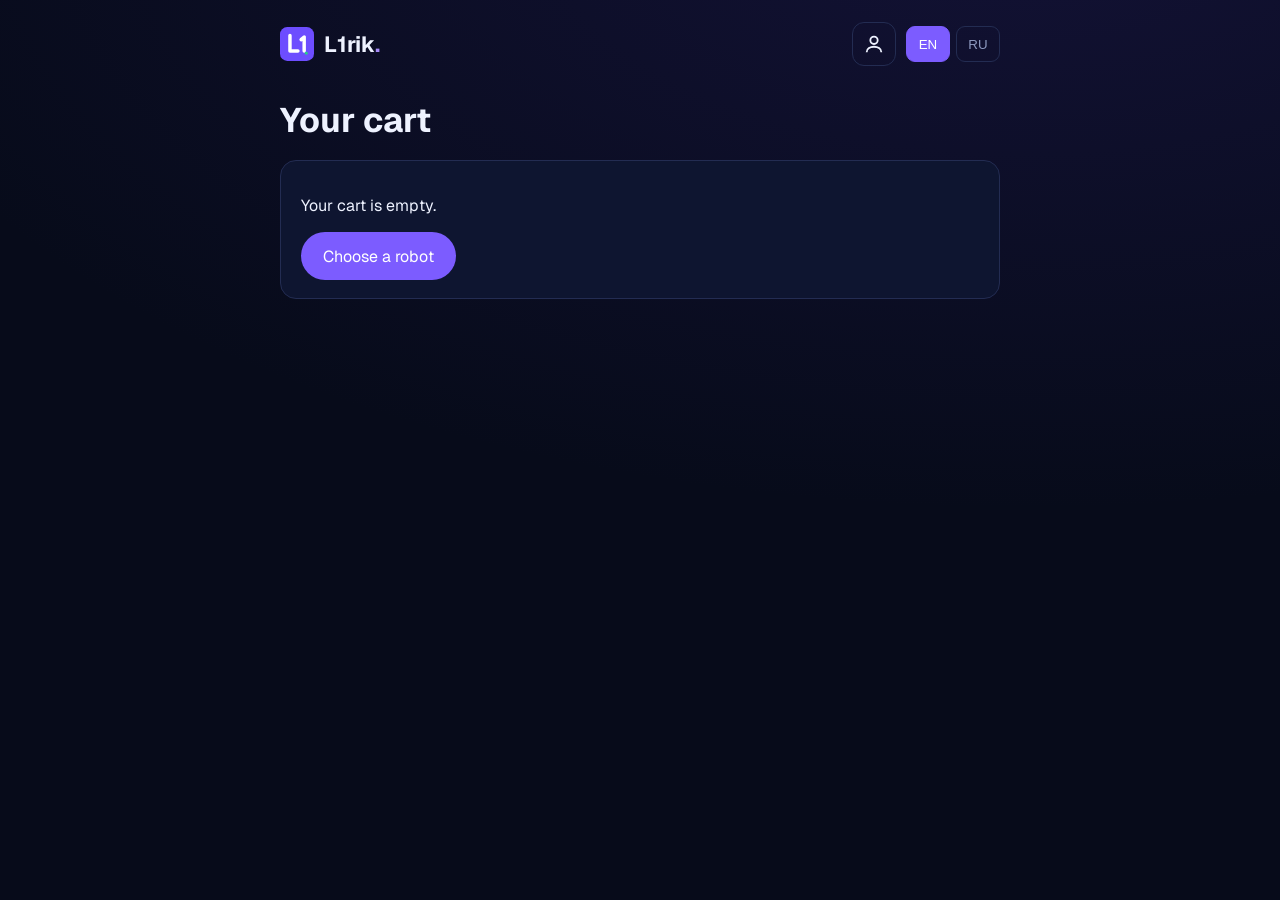
<file: cart.html>
<!DOCTYPE html>
<html lang="en">
<head>
<meta charset="utf-8">
<meta name="viewport" content="width=device-width,initial-scale=1">
<title>Cart — L1rik</title>
<meta name="robots" content="noindex">
<meta name="theme-color" content="#070b1a">
<link rel="icon" href="/logo.svg" type="image/svg+xml">
<link rel="preconnect" href="https://fonts.googleapis.com"><link rel="preconnect" href="https://fonts.gstatic.com" crossorigin><link href="https://fonts.googleapis.com/css2?family=Geist:wght@400;500;600;700&display=swap" rel="stylesheet">
<style>
/* Cart page (2026-11-25). Cart lives in localStorage "l1cart" until sign-in exists; then it moves to the server per user. */
:root{--bg:#070b1a;--card:#0e1530;--line:#232c52;--ink:#eef2ff;--mut:#8e9ac0;--acc:#7c5cff;--acc2:#a78bfa;--grn:#26d086;--red:#ff7a7a}
*{box-sizing:border-box}
body{margin:0;background:radial-gradient(1200px 600px at 80% -10%,#2a1f6b55,transparent),var(--bg);color:var(--ink);font-family:Geist,system-ui,sans-serif;font-size:16px;min-height:100vh}
a{color:var(--acc2)}a:hover{color:#c4b5fd}
.wrap{max-width:760px;margin:0 auto;padding:0 20px}
header{display:flex;justify-content:space-between;align-items:center;gap:12px;padding:22px 0}
.logo{display:flex;align-items:center;gap:10px;font-weight:800;font-size:22px;color:var(--ink);text-decoration:none}.logo span{color:var(--acc2)}.logo svg{width:34px;height:34px}
.lang{display:flex;gap:6px}.lang button{background:transparent;border:1px solid var(--line);color:var(--mut);border-radius:9px;padding:7px 11px;font:600 13px inherit;cursor:pointer;min-width:44px;min-height:36px}.lang button.on{background:var(--acc);border-color:var(--acc);color:#fff}
h1{font-size:34px;margin:10px 0 18px}
.card{background:var(--card);border:1px solid var(--line);border-radius:16px;padding:18px 20px;margin-bottom:14px}
.it{display:flex;justify-content:space-between;align-items:center;gap:12px;flex-wrap:wrap}
.it b{font-size:19px}.mut{color:var(--mut);font-size:14px}
.btn{height:48px;padding:0 22px;border-radius:999px;border:0;background:var(--acc);color:#fff;font:600 15px inherit;cursor:pointer;display:inline-flex;align-items:center;justify-content:center;text-decoration:none}
.btn.gh{background:transparent;border:1px solid var(--line);color:var(--ink)}
.btn:disabled{opacity:.5;cursor:default}
.row{display:flex;gap:10px;flex-wrap:wrap;align-items:center}
.tot{display:flex;justify-content:space-between;font-size:20px;font-weight:700;padding-top:14px;border-top:1px solid var(--line);margin-top:6px}
label{display:block;margin:12px 0}label small{display:block;color:var(--mut);margin-bottom:6px}
input[type=email],input[type=text]{width:100%;height:46px;border-radius:12px;border:1px solid var(--line);background:#070b1a;color:var(--ink);padding:0 14px;font:inherit}
.err{color:var(--red);min-height:22px;font-size:14px}
.note{color:var(--mut);font-size:13px}
</style>
<link rel="stylesheet" href="/site.css">
</head>
<body>
<div class="wrap">
<header>
 <a class="logo" href="/" aria-label="L1rik home"><svg viewBox="0 0 512 512" aria-hidden="true"><rect width="512" height="512" rx="110" fill="#6d4dff"/><path d="M150 128v232h120M318 190l46-40v210" fill="none" stroke="#fff" stroke-width="52" stroke-linecap="round" stroke-linejoin="round"/><circle cx="396" cy="396" r="22" fill="#26d086"/></svg><b>L1rik<span>.</span></b></a>
 <div class="row"><a class="acct" href="/account.html" aria-label="My cabinet"><svg viewBox="0 0 24 24" aria-hidden="true"><circle cx="12" cy="8" r="4"/><path d="M4 21c0-4 4-6 8-6s8 2 8 6"/></svg></a><div class="lang" role="group" aria-label="Language"><button data-l="en" class="on">EN</button><button data-l="ru">RU</button></div></div>
</header>
<main>
 <h1 data-k="h">Your cart</h1>
 <div id="list"></div>
 <section class="card" id="payc" hidden>
  <b data-k="ph">Checkout</b>
  <p class="note" data-k="pn">The whole cart is paid at once on the secure crypto payment page (NOWPayments). You need to sign in first (email code, no password).</p>
  <form id="f">
   <label style="display:flex;gap:10px;align-items:flex-start;cursor:pointer"><input type="checkbox" name="acc" required style="width:20px;height:20px;margin-top:2px;flex:none"><small data-k="facc">I have read and accept the <a href="/terms.html" target="_blank">Terms of sale</a> and <a href="/privacy.html" target="_blank">Privacy policy</a>, and I understand that trading carries a high risk of loss.</small></label>
   <p class="err" id="e" role="alert"></p>
   <div class="row" id="paybtns"></div>
   <p class="note" data-k="fag">Digital product: no refund after delivery.</p>
  </form>
 </section>
</main>
</div>
<script>
{const API='https://api.l1rik.com/api/pay/',NM={falcon:'L1rik Falcon',strix:'L1rik Strix'};let P={falcon:499,strix:299};/* fallback prices: keep equal to index.html / Cloudflare PRICE_* */
const T={en:{h:'Your cart',ph:'Checkout',pn:'The whole cart is paid at once on the secure crypto payment page (NOWPayments). You need to sign in first (email code, no password).',fem:'Email — the robot will be sent here',ftg:'Telegram username (optional)',fag:'Digital product: no refund after delivery.',empty:'Your cart is empty.',back:'Choose a robot',rm:'Remove',tot:'Total',pay:'Pay',em:'Please enter a valid email.',tg:'Telegram username: 4–32 letters, digits or _.',acc:'Please confirm that you accept the Terms of sale and Privacy policy.',wait:'Opening payment page…',gw:'Payment page is not available right now. Please try again later or buy in our Telegram bot:',lim:'Too many attempts. Please try again in an hour.',soon:'Coming soon',lic:'Licence for one MT5 account'},
ru:{h:'Ваша корзина',ph:'Оформление',pn:'Вся корзина оплачивается одним платежом на защищённой странице криптооплаты (NOWPayments). Сначала нужно войти (код на email, без пароля).',fem:'Email — сюда придёт робот',ftg:'Telegram username (необязательно)',fag:'Цифровой товар: возврат после выдачи невозможен.',empty:'Корзина пуста.',back:'Выбрать робота',rm:'Удалить',tot:'Итого',pay:'Оплатить',em:'Введите корректный email.',tg:'Telegram username: 4–32 буквы, цифры или _.',acc:'Подтвердите, что вы принимаете Условия продажи и Политику конфиденциальности.',wait:'Открываем страницу оплаты…',gw:'Страница оплаты сейчас недоступна. Попробуйте позже или купите в нашем Telegram-боте:',lim:'Слишком много попыток. Попробуйте через час.',soon:'Скоро',lic:'Лицензия на один счёт MT5'}};
let L='en';try{L=localStorage.getItem('l1lang')||'en'}catch(e){}if(!T[L])L='en';
const get=()=>{try{return JSON.parse(localStorage.getItem('l1cart')||'[]').filter(x=>NM[x])}catch(e){return[]}},put=c=>{try{localStorage.setItem('l1cart',JSON.stringify(c))}catch(e){}};
const $=s=>document.querySelector(s),f=$('#f'),er=$('#e');
function draw(){const m=T[L],c=get();document.documentElement.lang=L;document.querySelectorAll('[data-k]').forEach(e=>{const v=m[e.dataset.k];if(v!=null)e.innerHTML=v.replace('Terms of sale','<a href="/terms.html" target="_blank">Terms of sale</a>')});
 if(L=='ru')$('[data-k=facc]').innerHTML='Я прочитал(а) и принимаю <a href="/terms.html" target="_blank">Условия продажи</a> и <a href="/privacy.html" target="_blank">Политику конфиденциальности</a> и понимаю, что торговля связана с высоким риском потерь.';
 else $('[data-k=facc]').innerHTML='I have read and accept the <a href="/terms.html" target="_blank">Terms of sale</a> and <a href="/privacy.html" target="_blank">Privacy policy</a>, and I understand that trading carries a high risk of loss.';
 document.querySelectorAll('.lang button').forEach(b=>b.classList.toggle('on',b.dataset.l==L));
 if(!c.length){$('#list').innerHTML='<section class="card"><p>'+m.empty+'</p><a class="btn" href="/#robots">'+m.back+'</a></section>';$('#payc').hidden=true;return}
 let t=0,h='<section class="card">';for(const x of c){const v=P[x];t+=v||0;h+='<div class="it" style="padding:8px 0"><div><b>'+NM[x]+'</b><div class="mut">'+m.lic+'</div></div><div class="row"><b>'+(v?'$'+v:m.soon)+'</b><button class="btn gh" type="button" data-rm="'+x+'">'+m.rm+'</button></div></div>'}
 h+='<div class="tot"><span>'+m.tot+'</span><span>$'+t+'</span></div></section>';$('#list').innerHTML=h;$('#payc').hidden=false;
 $('#paybtns').innerHTML='<button class="btn" type="button" data-pay="1"'+(c.every(x=>P[x])?'':' disabled')+'>'+m.pay+' $'+t+'</button>'}
document.addEventListener('click',async ev=>{const b=ev.target.closest('button');if(!b)return;
 if(b.dataset.l){L=b.dataset.l;try{localStorage.setItem('l1lang',L)}catch(e){}draw();return}
 if(b.dataset.rm){put(get().filter(x=>x!=b.dataset.rm));draw();return}
 if(b.dataset.pay){const m=T[L],items=get(),cur=items[0];
  if(!f.acc.checked){er.textContent=m.acc;return}
  er.textContent=m.wait;b.disabled=true;
  try{const r=await fetch(API+'create',{method:'POST',headers:{'content-type':'application/json'},credentials:'include',body:JSON.stringify({robots:items,accept:true})}),j=await r.json().catch(()=>({}));if(r.status==401){location.href='/login.html?next=/cart.html';return}
   if(j.url){put([]);location.href=j.url;return}er.textContent=r.status==429?m.lim:m.gw}
  catch(x){er.innerHTML=m.gw+' <a href="https://t.me/l1rikcontrolbot?start=buy_'+cur+'" target="_blank" rel="noopener">@l1rikcontrolbot</a>'}b.disabled=false}});
draw();fetch(API+'prices',{cache:'no-store'}).then(r=>r.json()).then(j=>{if(j&&typeof j=='object'){P=j;draw()}}).catch(()=>{});}
</script>
</body>
</html>
</file>
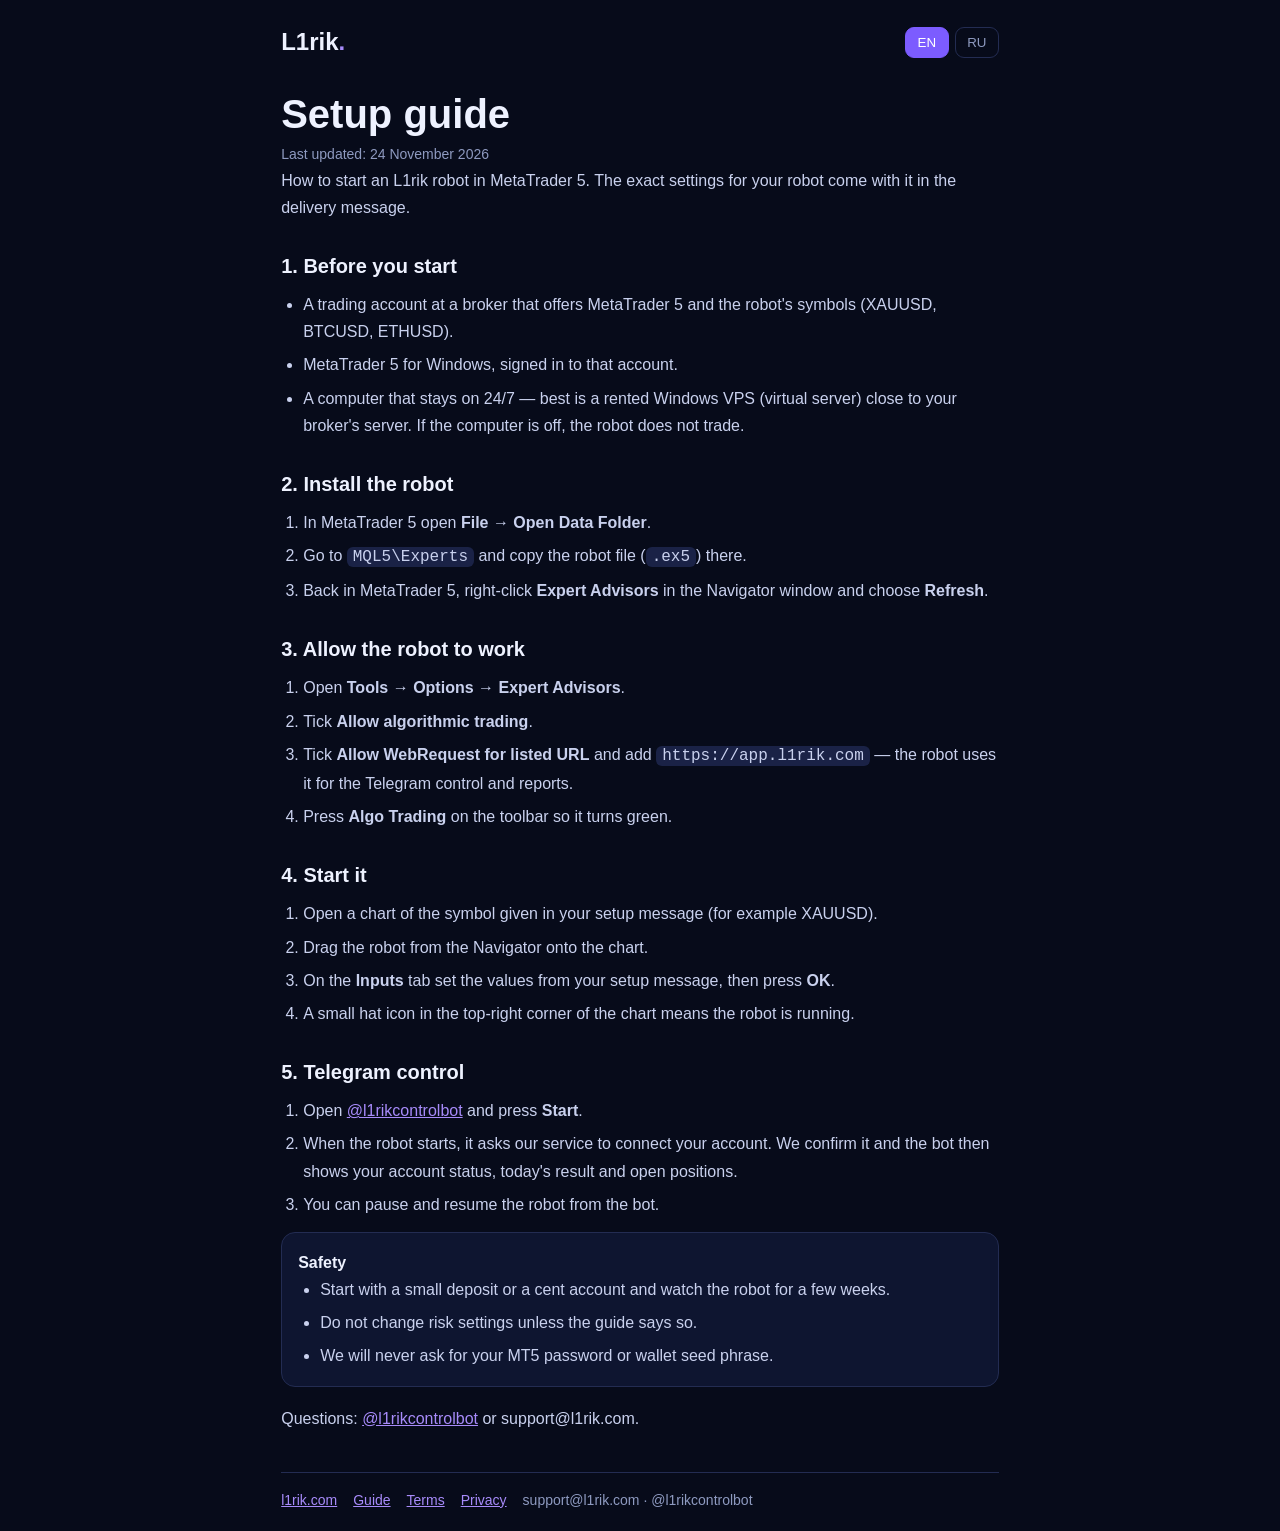
<file: guide.html>
<!DOCTYPE html>
<html lang="en"><head><meta charset="utf-8"><meta name="viewport" content="width=device-width,initial-scale=1"><title>Setup guide — L1rik</title>
<link rel="icon" href="/logo.svg" type="image/svg+xml"><meta name="theme-color" content="#070b1a"><style>:root{--bg:#070b1a;--card:#0e1530;--line:#232c52;--ink:#eef2ff;--mut:#8e9ac0;--acc:#7c5cff;--acc2:#a78bfa}
*{box-sizing:border-box;margin:0}body{background:var(--bg);color:var(--ink);font:16px/1.7 -apple-system,BlinkMacSystemFont,"Segoe UI",Roboto,Arial,sans-serif}
.wrap{width:min(820px,100%);margin:0 auto;padding:22px max(4vw,16px)}header{display:flex;justify-content:space-between;align-items:center;margin-bottom:28px}
.logo{font-weight:800;font-size:24px;color:var(--ink);text-decoration:none}.logo span{color:var(--acc2)}
.lang{display:flex;gap:6px}.lang button{background:transparent;border:1px solid var(--line);color:var(--mut);border-radius:9px;padding:7px 11px;font:600 13px inherit;cursor:pointer;min-width:44px}
.lang button.on{background:var(--acc);border-color:var(--acc);color:#fff}h1{font-size:clamp(28px,4vw,40px);line-height:1.15;margin-bottom:6px}
h2{font-size:20px;margin:28px 0 8px}p,li{color:#c9d1ee}ul,ol{padding-left:22px;display:grid;gap:6px}.upd{color:var(--mut);font-size:14px}
.box{background:var(--card);border:1px solid var(--line);border-radius:14px;padding:16px;margin-top:14px}a{color:var(--acc2)}code{background:#1a2246;padding:1px 6px;border-radius:6px}
footer{border-top:1px solid var(--line);margin-top:40px;padding-top:16px;color:var(--mut);font-size:14px;display:flex;gap:16px;flex-wrap:wrap}
html[lang=en] [lang=ru],html[lang=ru] [lang=en]{display:none}</style></head><body><div class="wrap">
<header><a class="logo" href="/">L1rik<span>.</span></a><div class="lang" role="group" aria-label="Language"><button data-l="en" class="on">EN</button><button data-l="ru">RU</button></div></header>
<article lang="en"><h1>Setup guide</h1><p class="upd">Last updated: 24 November 2026</p>
<p>How to start an L1rik robot in MetaTrader 5. The exact settings for your robot come with it in the delivery message.</p>
<h2>1. Before you start</h2><ul><li>A trading account at a broker that offers MetaTrader 5 and the robot's symbols (XAUUSD, BTCUSD, ETHUSD).</li><li>MetaTrader 5 for Windows, signed in to that account.</li><li>A computer that stays on 24/7 — best is a rented Windows VPS (virtual server) close to your broker's server. If the computer is off, the robot does not trade.</li></ul>
<h2>2. Install the robot</h2><ol><li>In MetaTrader 5 open <b>File → Open Data Folder</b>.</li><li>Go to <code>MQL5\Experts</code> and copy the robot file (<code>.ex5</code>) there.</li><li>Back in MetaTrader 5, right-click <b>Expert Advisors</b> in the Navigator window and choose <b>Refresh</b>.</li></ol>
<h2>3. Allow the robot to work</h2><ol><li>Open <b>Tools → Options → Expert Advisors</b>.</li><li>Tick <b>Allow algorithmic trading</b>.</li><li>Tick <b>Allow WebRequest for listed URL</b> and add <code>https://app.l1rik.com</code> — the robot uses it for the Telegram control and reports.</li><li>Press <b>Algo Trading</b> on the toolbar so it turns green.</li></ol>
<h2>4. Start it</h2><ol><li>Open a chart of the symbol given in your setup message (for example XAUUSD).</li><li>Drag the robot from the Navigator onto the chart.</li><li>On the <b>Inputs</b> tab set the values from your setup message, then press <b>OK</b>.</li><li>A small hat icon in the top-right corner of the chart means the robot is running.</li></ol>
<h2>5. Telegram control</h2><ol><li>Open <a href="https://t.me/l1rikcontrolbot">@l1rikcontrolbot</a> and press <b>Start</b>.</li><li>When the robot starts, it asks our service to connect your account. We confirm it and the bot then shows your account status, today's result and open positions.</li><li>You can pause and resume the robot from the bot.</li></ol>
<div class="box"><b>Safety</b><ul><li>Start with a small deposit or a cent account and watch the robot for a few weeks.</li><li>Do not change risk settings unless the guide says so.</li><li>We will never ask for your MT5 password or wallet seed phrase.</li></ul></div>
<p style="margin-top:18px">Questions: <a href="https://t.me/l1rikcontrolbot">@l1rikcontrolbot</a> or support@l1rik.com.</p></article><article lang="ru"><h1>Инструкция по запуску</h1><p class="upd">Обновлено: 24 ноября 2026</p>
<p>Как запустить робота L1rik в MetaTrader 5. Точные настройки вашего робота приходят вместе с ним в сообщении о доставке.</p>
<h2>1. Что нужно</h2><ul><li>Торговый счёт у брокера с MetaTrader 5 и инструментами робота (XAUUSD, BTCUSD, ETHUSD).</li><li>MetaTrader 5 для Windows, вход в этот счёт.</li><li>Компьютер, который работает 24/7 — лучше всего арендованный Windows VPS (виртуальный сервер) рядом с сервером брокера. Если компьютер выключен, робот не торгует.</li></ul>
<h2>2. Установка</h2><ol><li>В MetaTrader 5 откройте <b>Файл → Открыть каталог данных</b>.</li><li>Перейдите в <code>MQL5\Experts</code> и скопируйте туда файл робота (<code>.ex5</code>).</li><li>В MetaTrader 5 нажмите правой кнопкой на <b>Советники</b> в окне Навигатор и выберите <b>Обновить</b>.</li></ol>
<h2>3. Разрешения</h2><ol><li>Откройте <b>Сервис → Настройки → Советники</b>.</li><li>Отметьте <b>Разрешить алгоритмическую торговлю</b>.</li><li>Отметьте <b>Разрешить WebRequest для следующих URL</b> и добавьте <code>https://app.l1rik.com</code> — через него работают управление в Telegram и отчёты.</li><li>Нажмите кнопку <b>Алго-трейдинг</b> на панели, чтобы она стала зелёной.</li></ol>
<h2>4. Запуск</h2><ol><li>Откройте график инструмента из вашего сообщения о настройке (например, XAUUSD).</li><li>Перетащите робота из Навигатора на график.</li><li>На вкладке <b>Входные параметры</b> укажите значения из сообщения о настройке и нажмите <b>OK</b>.</li><li>Значок шапочки в правом верхнем углу графика означает, что робот работает.</li></ol>
<h2>5. Управление в Telegram</h2><ol><li>Откройте <a href="https://t.me/l1rikcontrolbot">@l1rikcontrolbot</a> и нажмите <b>Start</b>.</li><li>При запуске робот отправляет нашему сервису запрос на подключение счёта. Мы подтверждаем его, и бот показывает состояние счёта, результат за сегодня и открытые позиции.</li><li>Из бота можно поставить робота на паузу и снова запустить.</li></ol>
<div class="box"><b>Безопасность</b><ul><li>Начните с небольшого депозита или центового счёта и наблюдайте за роботом несколько недель.</li><li>Не меняйте настройки риска, если этого нет в инструкции.</li><li>Мы никогда не просим пароль от MT5 или seed-фразу кошелька.</li></ul></div>
<p style="margin-top:18px">Вопросы: <a href="https://t.me/l1rikcontrolbot">@l1rikcontrolbot</a> или support@l1rik.com.</p></article><footer><a href="/">l1rik.com</a><a href="/guide.html">Guide</a><a href="/terms.html">Terms</a><a href="/privacy.html">Privacy</a><span>support@l1rik.com · @l1rikcontrolbot</span></footer></div><script>{const s=l=>{document.documentElement.lang=l;document.querySelectorAll('.lang button').forEach(b=>b.classList.toggle('on',b.dataset.l==l));try{localStorage.setItem('l1lang',l)}catch(e){}};
document.querySelectorAll('.lang button').forEach(b=>b.onclick=()=>s(b.dataset.l));let l='en';try{l=localStorage.getItem('l1lang')||(navigator.language||'').slice(0,2)}catch(e){}s(l=='ru'?'ru':'en')}</script></body></html>
</file>
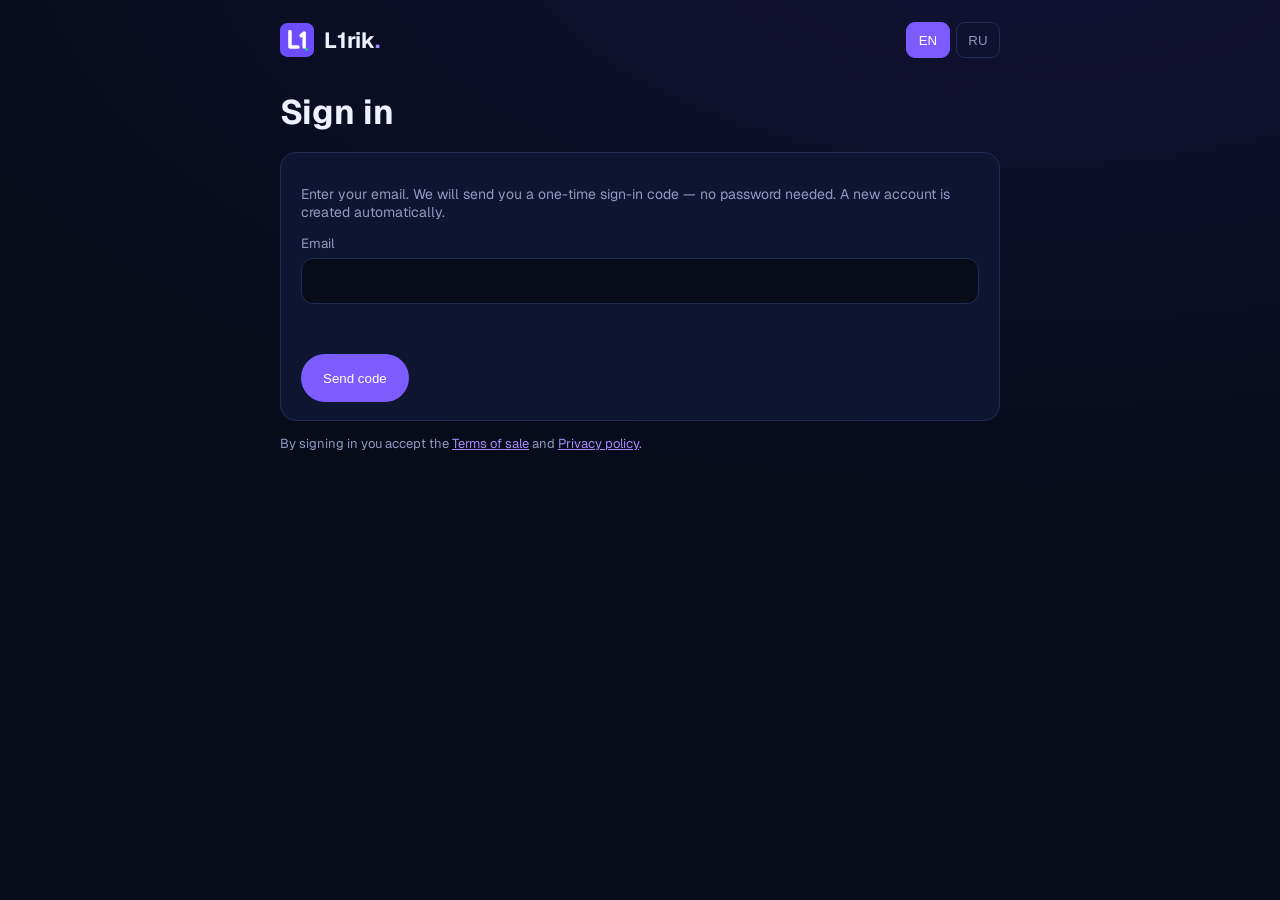
<file: login.html>
<!DOCTYPE html>
<html lang="en">
<head>
<meta charset="utf-8">
<meta name="viewport" content="width=device-width,initial-scale=1">
<title>Sign in — L1rik</title>
<meta name="robots" content="noindex">
<meta name="theme-color" content="#070b1a">
<link rel="icon" href="/logo.svg" type="image/svg+xml">
<link rel="preconnect" href="https://fonts.googleapis.com"><link rel="preconnect" href="https://fonts.gstatic.com" crossorigin><link href="https://fonts.googleapis.com/css2?family=Geist:wght@400;500;600;700&display=swap" rel="stylesheet">
<link rel="stylesheet" href="/site.css">
</head>
<body>
<div class="wrap">
<header>
 <a class="logo" href="/" aria-label="L1rik home"><svg viewBox="0 0 512 512" aria-hidden="true"><rect width="512" height="512" rx="110" fill="#6d4dff"/><path d="M150 128v232h120M318 190l46-40v210" fill="none" stroke="#fff" stroke-width="52" stroke-linecap="round" stroke-linejoin="round"/><circle cx="396" cy="396" r="22" fill="#26d086"/></svg><b>L1rik<span>.</span></b></a>
 <div class="lang" role="group" aria-label="Language"><button data-l="en" class="on">EN</button><button data-l="ru">RU</button></div>
</header>
<main>
 <h1 id="h">Sign in</h1>
 <section class="card">
  <form id="f1">
   <p class="mut" id="p1">Enter your email. We will send you a one-time sign-in code — no password needed. A new account is created automatically.</p>
   <label><small id="l1">Email</small><input type="email" id="em" required maxlength="120" autocomplete="email"></label>
   <p class="err" id="e1" role="alert"></p>
   <button class="btn" id="b1" type="submit">Send code</button>
  </form>
  <form id="f2" class="hide">
   <p class="mut" id="p2">We sent a 6-digit code to your email. It is valid for 10 minutes. Check the Spam folder too.</p>
   <label><small id="l2">Code from the email</small><input class="code" id="cd" inputmode="numeric" autocomplete="one-time-code" maxlength="6" required></label>
   <p class="err" id="e2" role="alert"></p>
   <div class="row"><button class="btn" id="b2" type="submit">Sign in</button><button class="btn gh" id="bk" type="button">Change email</button></div>
  </form>
  <form id="f3" class="hide">
   <p class="mut" id="p3">Admin sign-in: enter the second code sent to your Telegram (Admin bot).</p>
   <label><small id="l3">Code from Telegram</small><input class="code" id="c3" inputmode="numeric" maxlength="6" required></label>
   <p class="err" id="e3" role="alert"></p>
   <button class="btn" id="b3" type="submit">Confirm</button>
  </form>
 </section>
 <p class="note" id="nt">By signing in you accept the <a href="/terms.html">Terms of sale</a> and <a href="/privacy.html">Privacy policy</a>.</p>
</main>
</div>
<script>
{const API='https://api.l1rik.com/api/auth/';
const T={en:{h:'Sign in',p1:'Enter your email. We will send you a one-time sign-in code — no password needed. A new account is created automatically.',l1:'Email',b1:'Send code',p2:'We sent a 6-digit code to your email. It is valid for 10 minutes. Check the Spam folder too.',l2:'Code from the email',b2:'Sign in',bk:'Change email',p3:'Admin sign-in: enter the second code sent to your Telegram (Admin bot).',l3:'Code from Telegram',b3:'Confirm',nt:'By signing in you accept the <a href="/terms.html">Terms of sale</a> and <a href="/privacy.html">Privacy policy</a>.',
 email:'Please enter a valid email.',limit:'Too many attempts. Please try again in an hour.',mail:'Could not send the email right now. Please try again later.',code:'Wrong code. Please check and try again.',expired:'The code has expired. Request a new one.',net:'The server could not be reached from your network. Try again or use mobile data.',wait:'Please wait…'},
ru:{h:'Вход',p1:'Введите email. Мы отправим одноразовый код входа — пароль не нужен. Новый аккаунт создаётся автоматически.',l1:'Email',b1:'Отправить код',p2:'Мы отправили 6-значный код на ваш email. Код действует 10 минут. Проверьте и папку «Спам».',l2:'Код из письма',b2:'Войти',bk:'Изменить email',p3:'Вход администратора: введите второй код, отправленный в Telegram (Admin bot).',l3:'Код из Telegram',b3:'Подтвердить',nt:'Входя, вы принимаете <a href="/terms.html">Условия продажи</a> и <a href="/privacy.html">Политику конфиденциальности</a>.',
 email:'Введите корректный email.',limit:'Слишком много попыток. Попробуйте через час.',mail:'Не удалось отправить письмо. Попробуйте позже.',code:'Неверный код. Проверьте и попробуйте снова.',expired:'Срок действия кода истёк. Запросите новый.',net:'Сервер недоступен из вашей сети. Попробуйте ещё раз или используйте мобильный интернет.',wait:'Подождите…'}};
let L='en';try{L=localStorage.getItem('l1lang')||'en'}catch(e){}if(!T[L])L='en';
const $=i=>document.getElementById(i),next=(()=>{const n=new URLSearchParams(location.search).get('next')||'/account.html';return /^\/[\w./-]*$/.test(n)?n:'/account.html'})();
function draw(){document.documentElement.lang=L;for(const k of ['h','p1','l1','b1','p2','l2','b2','bk','p3','l3','b3','nt'])$(k).innerHTML=T[L][k];document.querySelectorAll('.lang button').forEach(b=>b.classList.toggle('on',b.dataset.l==L))}
document.querySelectorAll('.lang button').forEach(b=>b.onclick=()=>{L=b.dataset.l;try{localStorage.setItem('l1lang',L)}catch(e){}draw()});
async function call(op,body){const r=await fetch(API+op,{method:'POST',credentials:'include',headers:{'content-type':'application/json'},body:JSON.stringify(Object.assign({lang:L},body))});const j=await r.json().catch(()=>({}));if(!r.ok)throw new Error(j.error||'net');return j}
const show=n=>['f1','f2','f3'].forEach((f,i)=>$(f).classList.toggle('hide',i!=n));
const err=(id,e)=>{$(id).textContent=T[L][e.message]||T[L].net};
$('f1').onsubmit=async e=>{e.preventDefault();$('e1').textContent=T[L].wait;$('b1').disabled=true;try{await call('start',{email:$('em').value.trim()});$('e1').textContent='';show(1);$('cd').focus()}catch(x){err('e1',x)}$('b1').disabled=false};
$('f2').onsubmit=async e=>{e.preventDefault();$('e2').textContent=T[L].wait;$('b2').disabled=true;try{const j=await call('verify',{email:$('em').value.trim(),code:$('cd').value});if(j.need2){$('e2').textContent='';show(2);$('c3').focus()}else location.href=next}catch(x){err('e2',x)}$('b2').disabled=false};
$('f3').onsubmit=async e=>{e.preventDefault();$('e3').textContent=T[L].wait;$('b3').disabled=true;try{await call('verify2',{code:$('c3').value});location.href=next}catch(x){err('e3',x);if(x.message=='expired')show(0)}$('b3').disabled=false};
$('bk').onclick=()=>{show(0);$('cd').value=''};
draw();}
</script>
</body>
</html>
</file>
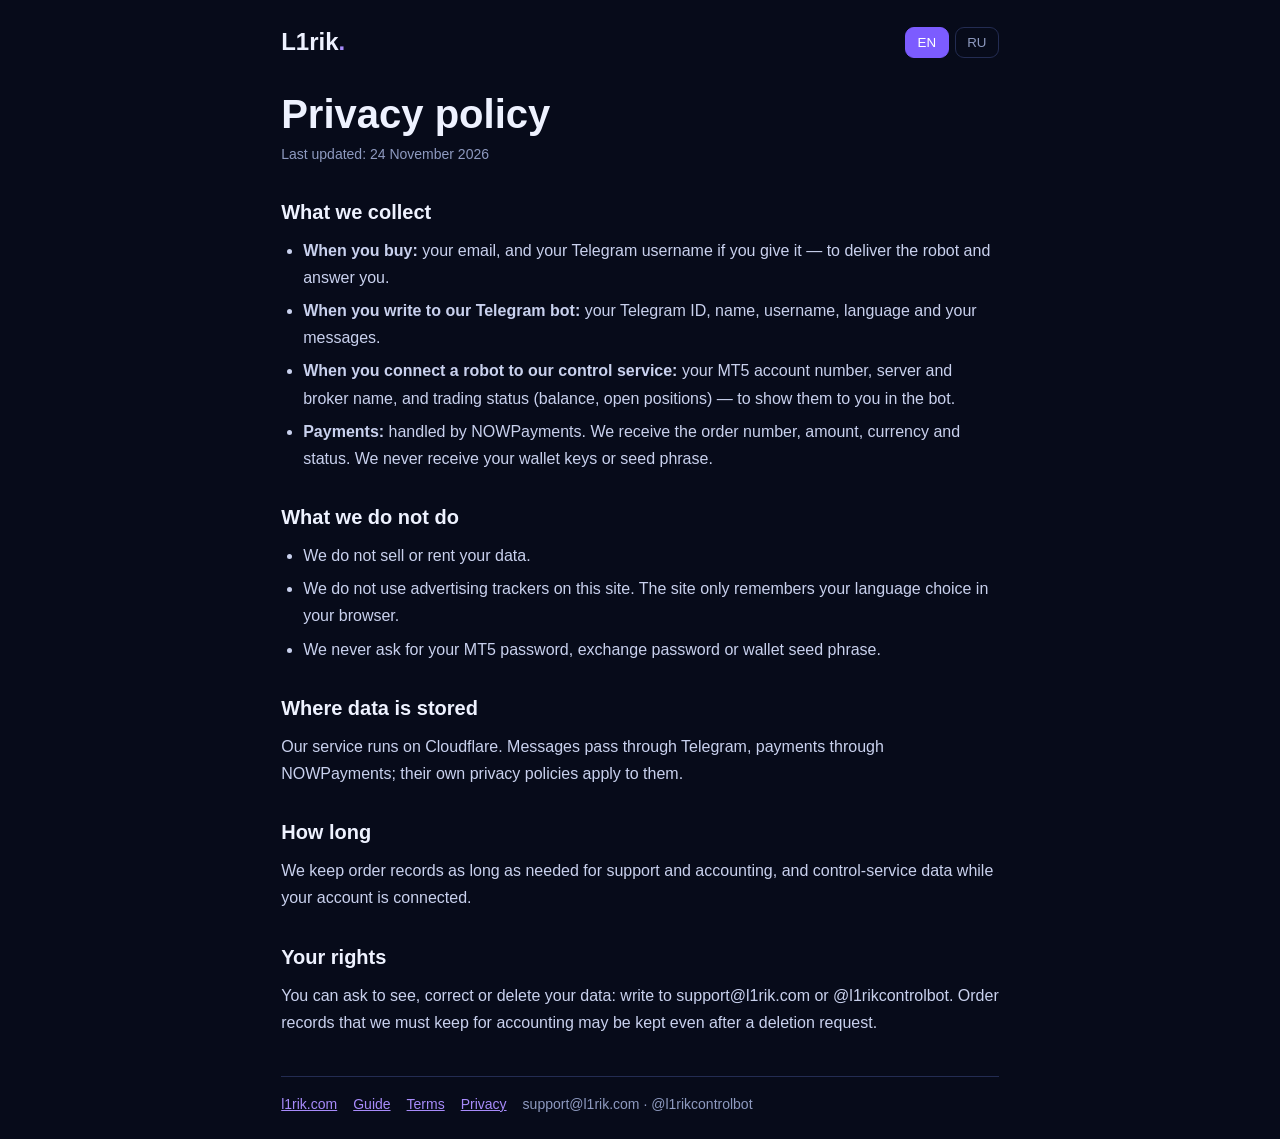
<file: privacy.html>
<!DOCTYPE html>
<html lang="en"><head><meta charset="utf-8"><meta name="viewport" content="width=device-width,initial-scale=1"><title>Privacy — L1rik</title>
<link rel="icon" href="/logo.svg" type="image/svg+xml"><meta name="theme-color" content="#070b1a"><style>:root{--bg:#070b1a;--card:#0e1530;--line:#232c52;--ink:#eef2ff;--mut:#8e9ac0;--acc:#7c5cff;--acc2:#a78bfa}
*{box-sizing:border-box;margin:0}body{background:var(--bg);color:var(--ink);font:16px/1.7 -apple-system,BlinkMacSystemFont,"Segoe UI",Roboto,Arial,sans-serif}
.wrap{width:min(820px,100%);margin:0 auto;padding:22px max(4vw,16px)}header{display:flex;justify-content:space-between;align-items:center;margin-bottom:28px}
.logo{font-weight:800;font-size:24px;color:var(--ink);text-decoration:none}.logo span{color:var(--acc2)}
.lang{display:flex;gap:6px}.lang button{background:transparent;border:1px solid var(--line);color:var(--mut);border-radius:9px;padding:7px 11px;font:600 13px inherit;cursor:pointer;min-width:44px}
.lang button.on{background:var(--acc);border-color:var(--acc);color:#fff}h1{font-size:clamp(28px,4vw,40px);line-height:1.15;margin-bottom:6px}
h2{font-size:20px;margin:28px 0 8px}p,li{color:#c9d1ee}ul,ol{padding-left:22px;display:grid;gap:6px}.upd{color:var(--mut);font-size:14px}
.box{background:var(--card);border:1px solid var(--line);border-radius:14px;padding:16px;margin-top:14px}a{color:var(--acc2)}code{background:#1a2246;padding:1px 6px;border-radius:6px}
footer{border-top:1px solid var(--line);margin-top:40px;padding-top:16px;color:var(--mut);font-size:14px;display:flex;gap:16px;flex-wrap:wrap}
html[lang=en] [lang=ru],html[lang=ru] [lang=en]{display:none}</style></head><body><div class="wrap">
<header><a class="logo" href="/">L1rik<span>.</span></a><div class="lang" role="group" aria-label="Language"><button data-l="en" class="on">EN</button><button data-l="ru">RU</button></div></header>
<article lang="en"><h1>Privacy policy</h1><p class="upd">Last updated: 24 November 2026</p>
<h2>What we collect</h2><ul><li><b>When you buy:</b> your email, and your Telegram username if you give it — to deliver the robot and answer you.</li><li><b>When you write to our Telegram bot:</b> your Telegram ID, name, username, language and your messages.</li><li><b>When you connect a robot to our control service:</b> your MT5 account number, server and broker name, and trading status (balance, open positions) — to show them to you in the bot.</li><li><b>Payments:</b> handled by NOWPayments. We receive the order number, amount, currency and status. We never receive your wallet keys or seed phrase.</li></ul>
<h2>What we do not do</h2><ul><li>We do not sell or rent your data.</li><li>We do not use advertising trackers on this site. The site only remembers your language choice in your browser.</li><li>We never ask for your MT5 password, exchange password or wallet seed phrase.</li></ul>
<h2>Where data is stored</h2><p>Our service runs on Cloudflare. Messages pass through Telegram, payments through NOWPayments; their own privacy policies apply to them.</p>
<h2>How long</h2><p>We keep order records as long as needed for support and accounting, and control-service data while your account is connected.</p>
<h2>Your rights</h2><p>You can ask to see, correct or delete your data: write to support@l1rik.com or @l1rikcontrolbot. Order records that we must keep for accounting may be kept even after a deletion request.</p></article><article lang="ru"><h1>Политика конфиденциальности</h1><p class="upd">Обновлено: 24 ноября 2026</p>
<h2>Какие данные мы собираем</h2><ul><li><b>При покупке:</b> ваш email и, если укажете, имя пользователя Telegram — чтобы отправить робота и ответить вам.</li><li><b>Когда вы пишете нашему Telegram-боту:</b> ваш Telegram ID, имя, username, язык и сообщения.</li><li><b>Когда вы подключаете робота к нашему сервису управления:</b> номер MT5-счёта, сервер и название брокера, состояние торговли (баланс, открытые позиции) — чтобы показывать их вам в боте.</li><li><b>Платежи:</b> обрабатывает NOWPayments. Мы получаем номер заказа, сумму, валюту и статус. Ключи и seed-фразу вашего кошелька мы никогда не получаем.</li></ul>
<h2>Чего мы не делаем</h2><ul><li>Не продаём и не передаём ваши данные.</li><li>Не используем рекламные трекеры на сайте. Сайт запоминает в вашем браузере только выбранный язык.</li><li>Никогда не просим пароль от MT5, биржи или seed-фразу кошелька.</li></ul>
<h2>Где хранятся данные</h2><p>Наш сервис работает на Cloudflare. Сообщения проходят через Telegram, платежи — через NOWPayments; к ним применяются их собственные политики конфиденциальности.</p>
<h2>Сколько храним</h2><p>Записи о заказах — столько, сколько нужно для поддержки и учёта; данные сервиса управления — пока ваш счёт подключён.</p>
<h2>Ваши права</h2><p>Вы можете попросить показать, исправить или удалить ваши данные: напишите на support@l1rik.com или в @l1rikcontrolbot. Записи о заказах, которые мы обязаны хранить для учёта, могут сохраняться и после запроса на удаление.</p></article><footer><a href="/">l1rik.com</a><a href="/guide.html">Guide</a><a href="/terms.html">Terms</a><a href="/privacy.html">Privacy</a><span>support@l1rik.com · @l1rikcontrolbot</span></footer></div><script>{const s=l=>{document.documentElement.lang=l;document.querySelectorAll('.lang button').forEach(b=>b.classList.toggle('on',b.dataset.l==l));try{localStorage.setItem('l1lang',l)}catch(e){}};
document.querySelectorAll('.lang button').forEach(b=>b.onclick=()=>s(b.dataset.l));let l='en';try{l=localStorage.getItem('l1lang')||(navigator.language||'').slice(0,2)}catch(e){}s(l=='ru'?'ru':'en')}</script></body></html>
</file>
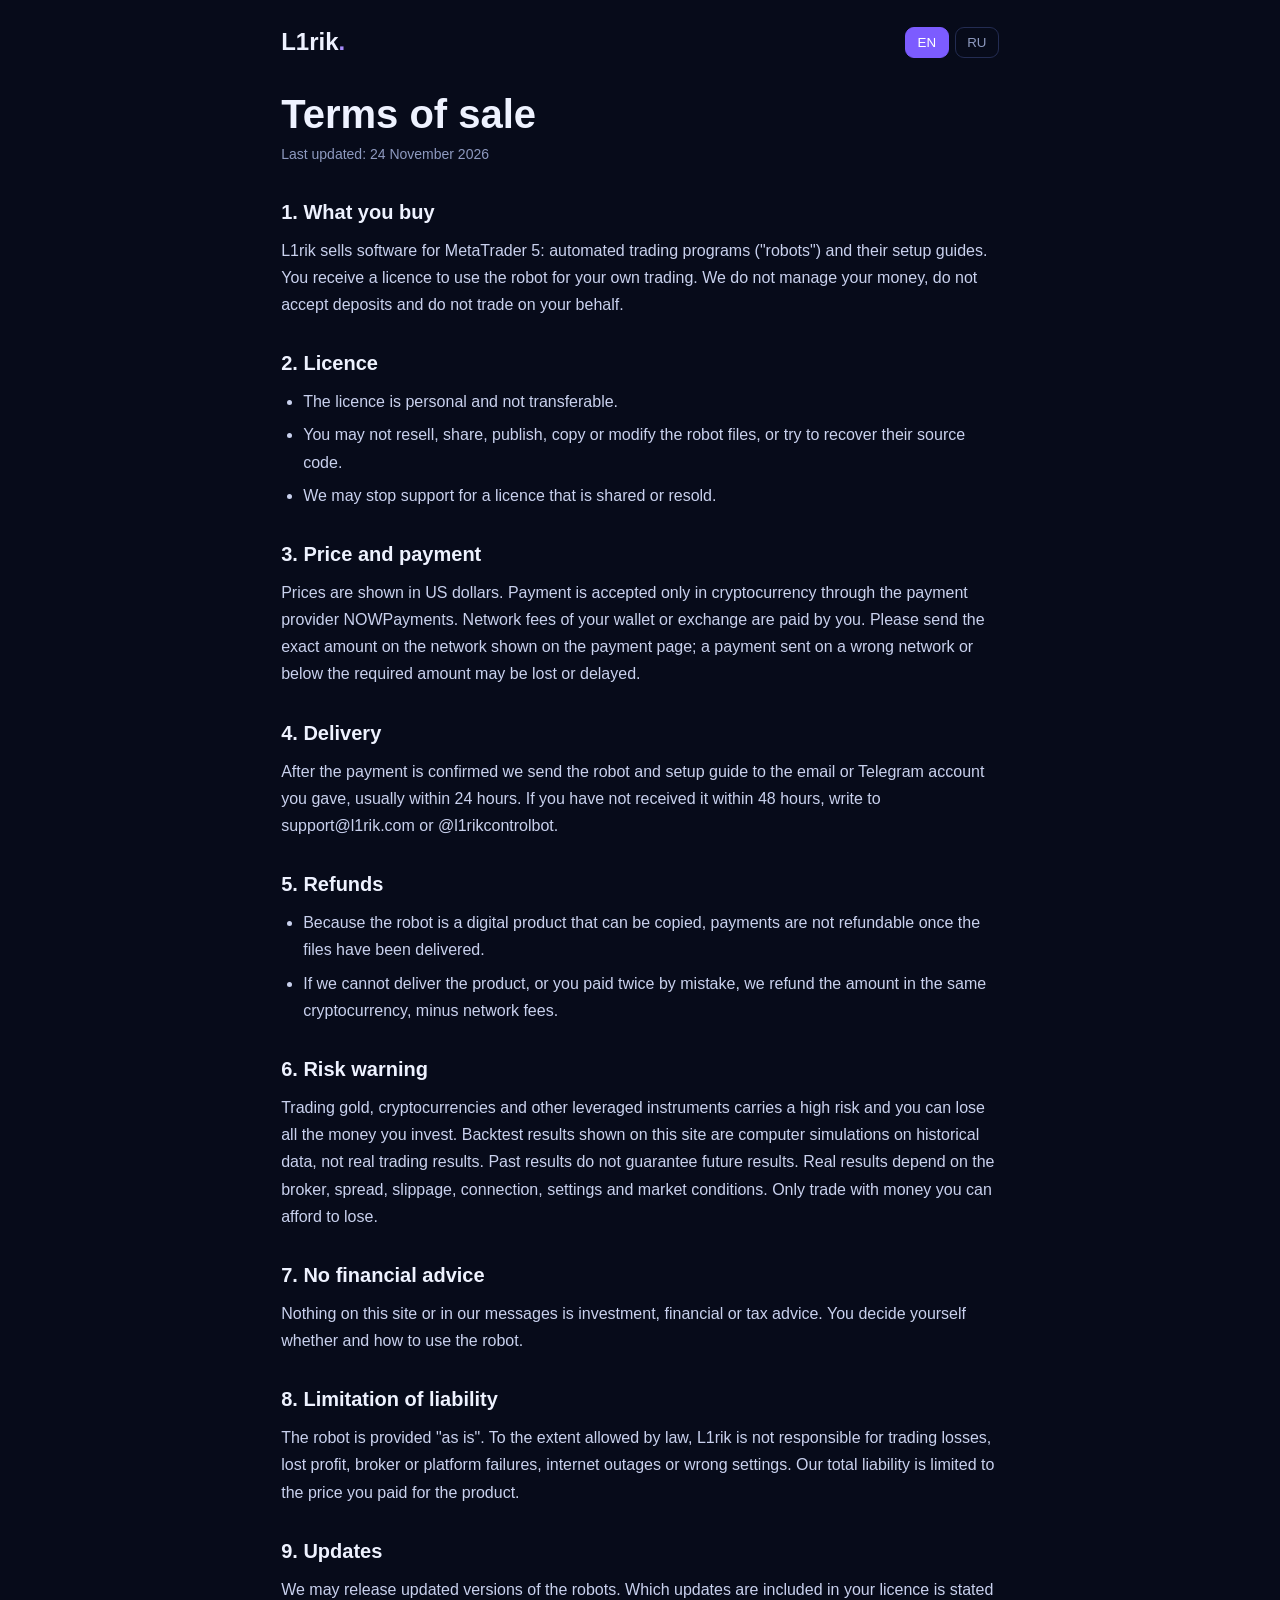
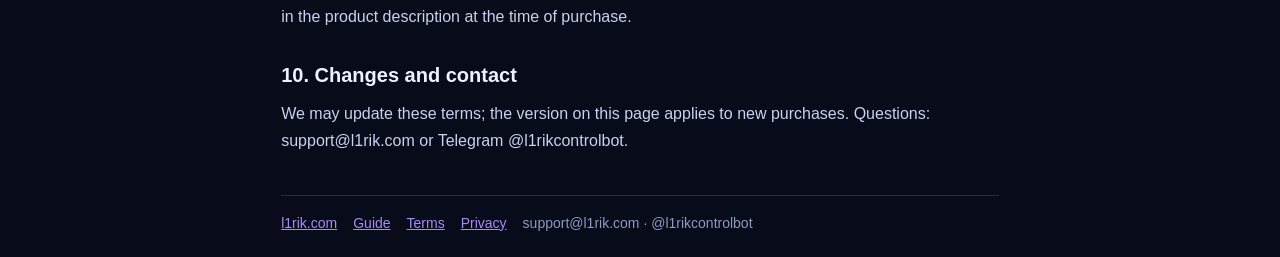
<file: terms.html>
<!DOCTYPE html>
<html lang="en"><head><meta charset="utf-8"><meta name="viewport" content="width=device-width,initial-scale=1"><title>Terms — L1rik</title>
<link rel="icon" href="/logo.svg" type="image/svg+xml"><meta name="theme-color" content="#070b1a"><style>:root{--bg:#070b1a;--card:#0e1530;--line:#232c52;--ink:#eef2ff;--mut:#8e9ac0;--acc:#7c5cff;--acc2:#a78bfa}
*{box-sizing:border-box;margin:0}body{background:var(--bg);color:var(--ink);font:16px/1.7 -apple-system,BlinkMacSystemFont,"Segoe UI",Roboto,Arial,sans-serif}
.wrap{width:min(820px,100%);margin:0 auto;padding:22px max(4vw,16px)}header{display:flex;justify-content:space-between;align-items:center;margin-bottom:28px}
.logo{font-weight:800;font-size:24px;color:var(--ink);text-decoration:none}.logo span{color:var(--acc2)}
.lang{display:flex;gap:6px}.lang button{background:transparent;border:1px solid var(--line);color:var(--mut);border-radius:9px;padding:7px 11px;font:600 13px inherit;cursor:pointer;min-width:44px}
.lang button.on{background:var(--acc);border-color:var(--acc);color:#fff}h1{font-size:clamp(28px,4vw,40px);line-height:1.15;margin-bottom:6px}
h2{font-size:20px;margin:28px 0 8px}p,li{color:#c9d1ee}ul,ol{padding-left:22px;display:grid;gap:6px}.upd{color:var(--mut);font-size:14px}
.box{background:var(--card);border:1px solid var(--line);border-radius:14px;padding:16px;margin-top:14px}a{color:var(--acc2)}code{background:#1a2246;padding:1px 6px;border-radius:6px}
footer{border-top:1px solid var(--line);margin-top:40px;padding-top:16px;color:var(--mut);font-size:14px;display:flex;gap:16px;flex-wrap:wrap}
html[lang=en] [lang=ru],html[lang=ru] [lang=en]{display:none}</style></head><body><div class="wrap">
<header><a class="logo" href="/">L1rik<span>.</span></a><div class="lang" role="group" aria-label="Language"><button data-l="en" class="on">EN</button><button data-l="ru">RU</button></div></header>
<article lang="en"><h1>Terms of sale</h1><p class="upd">Last updated: 24 November 2026</p>
<h2>1. What you buy</h2><p>L1rik sells software for MetaTrader 5: automated trading programs ("robots") and their setup guides. You receive a licence to use the robot for your own trading. We do not manage your money, do not accept deposits and do not trade on your behalf.</p>
<h2>2. Licence</h2><ul><li>The licence is personal and not transferable.</li><li>You may not resell, share, publish, copy or modify the robot files, or try to recover their source code.</li><li>We may stop support for a licence that is shared or resold.</li></ul>
<h2>3. Price and payment</h2><p>Prices are shown in US dollars. Payment is accepted only in cryptocurrency through the payment provider NOWPayments. Network fees of your wallet or exchange are paid by you. Please send the exact amount on the network shown on the payment page; a payment sent on a wrong network or below the required amount may be lost or delayed.</p>
<h2>4. Delivery</h2><p>After the payment is confirmed we send the robot and setup guide to the email or Telegram account you gave, usually within 24 hours. If you have not received it within 48 hours, write to support@l1rik.com or @l1rikcontrolbot.</p>
<h2>5. Refunds</h2><ul><li>Because the robot is a digital product that can be copied, payments are not refundable once the files have been delivered.</li><li>If we cannot deliver the product, or you paid twice by mistake, we refund the amount in the same cryptocurrency, minus network fees.</li></ul>
<h2>6. Risk warning</h2><p>Trading gold, cryptocurrencies and other leveraged instruments carries a high risk and you can lose all the money you invest. Backtest results shown on this site are computer simulations on historical data, not real trading results. Past results do not guarantee future results. Real results depend on the broker, spread, slippage, connection, settings and market conditions. Only trade with money you can afford to lose.</p>
<h2>7. No financial advice</h2><p>Nothing on this site or in our messages is investment, financial or tax advice. You decide yourself whether and how to use the robot.</p>
<h2>8. Limitation of liability</h2><p>The robot is provided "as is". To the extent allowed by law, L1rik is not responsible for trading losses, lost profit, broker or platform failures, internet outages or wrong settings. Our total liability is limited to the price you paid for the product.</p>
<h2>9. Updates</h2><p>We may release updated versions of the robots. Which updates are included in your licence is stated in the product description at the time of purchase.</p>
<h2>10. Changes and contact</h2><p>We may update these terms; the version on this page applies to new purchases. Questions: support@l1rik.com or Telegram @l1rikcontrolbot.</p></article><article lang="ru"><h1>Условия продажи</h1><p class="upd">Обновлено: 24 ноября 2026</p>
<h2>1. Что вы покупаете</h2><p>L1rik продаёт программы для MetaTrader 5: автоматические торговые программы («роботы») и инструкции по их настройке. Вы получаете лицензию на использование робота для собственной торговли. Мы не управляем вашими деньгами, не принимаем депозиты и не торгуем от вашего имени.</p>
<h2>2. Лицензия</h2><ul><li>Лицензия личная и не подлежит передаче.</li><li>Запрещено перепродавать, передавать, публиковать, копировать или изменять файлы робота, а также пытаться восстановить их исходный код.</li><li>Мы можем прекратить поддержку лицензии, которая была передана или перепродана.</li></ul>
<h2>3. Цена и оплата</h2><p>Цены указаны в долларах США. Оплата принимается только криптовалютой через платёжного провайдера NOWPayments. Комиссии сети вашего кошелька или биржи оплачиваете вы. Отправляйте точную сумму в сети, указанной на странице оплаты; платёж в неверной сети или меньше нужной суммы может быть потерян или задержан.</p>
<h2>4. Доставка</h2><p>После подтверждения оплаты мы отправляем робота и инструкцию на указанный email или в Telegram, обычно в течение 24 часов. Если вы не получили их за 48 часов, напишите на support@l1rik.com или в @l1rikcontrolbot.</p>
<h2>5. Возврат средств</h2><ul><li>Робот — цифровой товар, который можно скопировать, поэтому после отправки файлов оплата не возвращается.</li><li>Если мы не можем доставить товар или вы по ошибке оплатили дважды, мы вернём сумму в той же криптовалюте за вычетом комиссии сети.</li></ul>
<h2>6. Предупреждение о рисках</h2><p>Торговля золотом, криптовалютами и другими инструментами с кредитным плечом связана с высоким риском, вы можете потерять все вложенные деньги. Результаты бэктестов на сайте — компьютерные симуляции на исторических данных, а не результаты реальной торговли. Прошлые результаты не гарантируют будущих. Реальный результат зависит от брокера, спреда, проскальзывания, связи, настроек и рынка. Торгуйте только теми деньгами, потерю которых можете себе позволить.</p>
<h2>7. Не является финансовым советом</h2><p>Ничто на сайте и в наших сообщениях не является инвестиционной, финансовой или налоговой рекомендацией. Вы сами решаете, использовать ли робота и как.</p>
<h2>8. Ограничение ответственности</h2><p>Робот предоставляется «как есть». В пределах, разрешённых законом, L1rik не отвечает за торговые убытки, упущенную прибыль, сбои брокера или платформы, перебои связи и неверные настройки. Наша общая ответственность ограничена ценой, которую вы заплатили за товар.</p>
<h2>9. Обновления</h2><p>Мы можем выпускать новые версии роботов. Какие обновления входят в вашу лицензию, указано в описании товара на момент покупки.</p>
<h2>10. Изменения и контакты</h2><p>Мы можем обновлять эти условия; для новых покупок действует версия на этой странице. Вопросы: support@l1rik.com или Telegram @l1rikcontrolbot.</p></article><footer><a href="/">l1rik.com</a><a href="/guide.html">Guide</a><a href="/terms.html">Terms</a><a href="/privacy.html">Privacy</a><span>support@l1rik.com · @l1rikcontrolbot</span></footer></div><script>{const s=l=>{document.documentElement.lang=l;document.querySelectorAll('.lang button').forEach(b=>b.classList.toggle('on',b.dataset.l==l));try{localStorage.setItem('l1lang',l)}catch(e){}};
document.querySelectorAll('.lang button').forEach(b=>b.onclick=()=>s(b.dataset.l));let l='en';try{l=localStorage.getItem('l1lang')||(navigator.language||'').slice(0,2)}catch(e){}s(l=='ru'?'ru':'en')}</script></body></html>
</file>
<file: site.css>
/* Cart page (2026-11-25). Cart lives in localStorage "l1cart" until sign-in exists; then it moves to the server per user. */
:root{--bg:#070b1a;--card:#0e1530;--line:#232c52;--ink:#eef2ff;--mut:#8e9ac0;--acc:#7c5cff;--acc2:#a78bfa;--grn:#26d086;--red:#ff7a7a}
*{box-sizing:border-box}
body{margin:0;background:radial-gradient(1200px 600px at 80% -10%,#2a1f6b55,transparent),var(--bg);color:var(--ink);font-family:Geist,system-ui,sans-serif;font-size:16px;min-height:100vh}
a{color:var(--acc2)}a:hover{color:#c4b5fd}
.wrap{max-width:760px;margin:0 auto;padding:0 20px}
header{display:flex;justify-content:space-between;align-items:center;gap:12px;padding:22px 0}
.logo{display:flex;align-items:center;gap:10px;font-weight:800;font-size:22px;color:var(--ink);text-decoration:none}.logo span{color:var(--acc2)}.logo svg{width:34px;height:34px}
.lang{display:flex;gap:6px}.lang button{background:transparent;border:1px solid var(--line);color:var(--mut);border-radius:9px;padding:7px 11px;font:600 13px inherit;cursor:pointer;min-width:44px;min-height:36px}.lang button.on{background:var(--acc);border-color:var(--acc);color:#fff}
h1{font-size:34px;margin:10px 0 18px}
.card{background:var(--card);border:1px solid var(--line);border-radius:16px;padding:18px 20px;margin-bottom:14px}
.it{display:flex;justify-content:space-between;align-items:center;gap:12px;flex-wrap:wrap}
.it b{font-size:19px}.mut{color:var(--mut);font-size:14px}
.btn{height:48px;padding:0 22px;border-radius:999px;border:0;background:var(--acc);color:#fff;font:600 15px inherit;cursor:pointer;display:inline-flex;align-items:center;justify-content:center;text-decoration:none}
.btn.gh{background:transparent;border:1px solid var(--line);color:var(--ink)}
.btn:disabled{opacity:.5;cursor:default}
.row{display:flex;gap:10px;flex-wrap:wrap;align-items:center}
.tot{display:flex;justify-content:space-between;font-size:20px;font-weight:700;padding-top:14px;border-top:1px solid var(--line);margin-top:6px}
label{display:block;margin:12px 0}label small{display:block;color:var(--mut);margin-bottom:6px}
input[type=email],input[type=text]{width:100%;height:46px;border-radius:12px;border:1px solid var(--line);background:#070b1a;color:var(--ink);padding:0 14px;font:inherit}
.err{color:var(--red);min-height:22px;font-size:14px}
.note{color:var(--mut);font-size:13px}
.acct{display:inline-flex;align-items:center;justify-content:center;width:44px;height:44px;border:1px solid var(--line);border-radius:12px;color:var(--ink)}.acct svg{width:22px;height:22px;fill:none;stroke:currentColor;stroke-width:2}
.code{letter-spacing:8px;font-size:26px;text-align:center}
.ok{color:var(--grn)}.hide{display:none}
</file>
